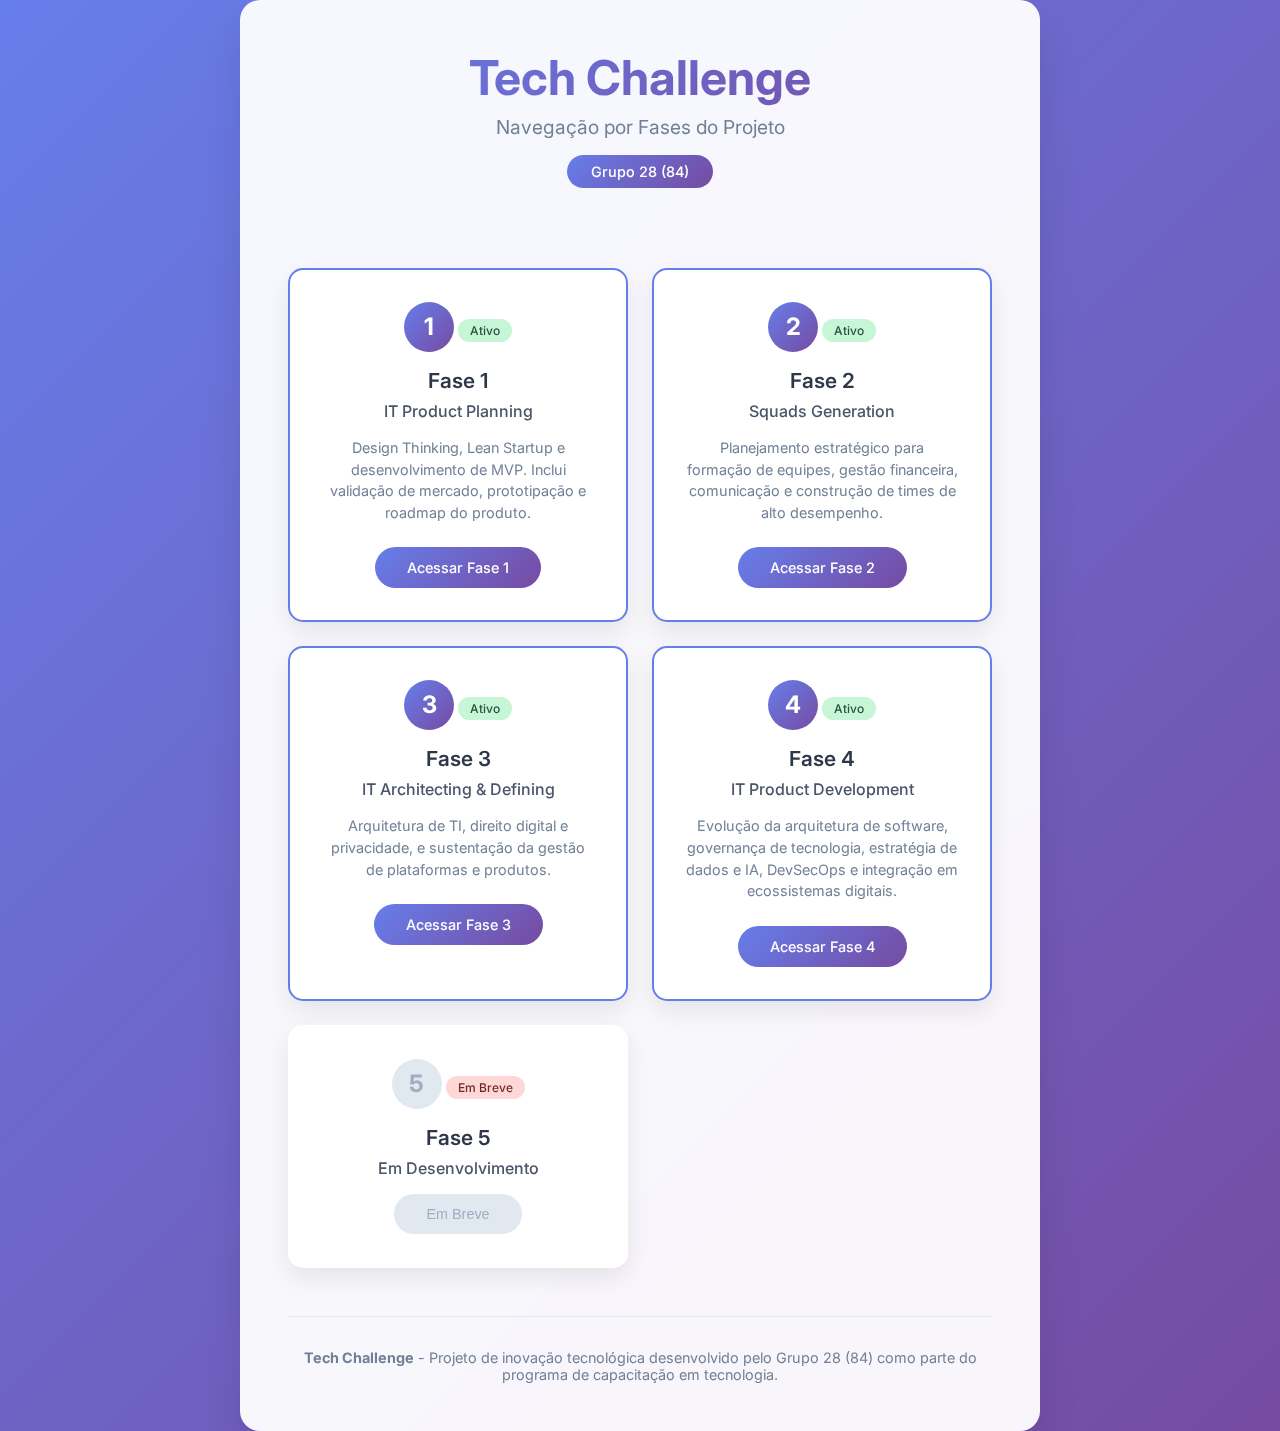
<file: index.html>
<!DOCTYPE html>
<html lang="pt-br">
<head>
    <meta charset="UTF-8">
    <meta name="viewport" content="width=device-width, initial-scale=1.0">
    <title>Tech Challenge - Navegação por Fases</title>
    <link rel="preconnect" href="https://fonts.googleapis.com">
    <link rel="preconnect" href="https://fonts.gstatic.com" crossorigin>
    <link href="https://fonts.googleapis.com/css2?family=Inter:wght@300;400;500;600;700&display=swap" rel="stylesheet">
    <style>
        * {
            margin: 0;
            padding: 0;
            box-sizing: border-box;
        }

        body {
            font-family: 'Inter', sans-serif;
            background: linear-gradient(135deg, #667eea 0%, #764ba2 100%);
            min-height: 100vh;
            display: flex;
            align-items: center;
            justify-content: center;
            color: #333;
        }

        .container {
            background: rgba(255, 255, 255, 0.95);
            backdrop-filter: blur(10px);
            border-radius: 20px;
            padding: 3rem;
            box-shadow: 0 20px 40px rgba(0, 0, 0, 0.1);
            max-width: 800px;
            width: 90%;
            text-align: center;
        }

        .header {
            margin-bottom: 3rem;
        }

        .title {
            font-size: 3rem;
            font-weight: 700;
            color: #2d3748;
            margin-bottom: 0.5rem;
            background: linear-gradient(135deg, #667eea, #764ba2);
            -webkit-background-clip: text;
            -webkit-text-fill-color: transparent;
            background-clip: text;
        }

        .subtitle {
            font-size: 1.2rem;
            color: #718096;
            font-weight: 400;
            margin-bottom: 1rem;
        }

        .group-info {
            display: inline-block;
            background: linear-gradient(135deg, #667eea, #764ba2);
            color: white;
            padding: 0.5rem 1.5rem;
            border-radius: 25px;
            font-weight: 500;
            font-size: 0.9rem;
            margin-bottom: 2rem;
        }

        .phases-grid {
            display: grid;
            grid-template-columns: repeat(auto-fit, minmax(300px, 1fr));
            gap: 1.5rem;
            margin-bottom: 2rem;
        }

        .phase-card {
            background: white;
            border-radius: 15px;
            padding: 2rem;
            box-shadow: 0 10px 25px rgba(0, 0, 0, 0.08);
            transition: all 0.3s ease;
            border: 2px solid transparent;
        }

        .phase-card:hover {
            transform: translateY(-5px);
            box-shadow: 0 15px 35px rgba(0, 0, 0, 0.15);
        }

        .phase-card.active {
            border-color: #667eea;
        }

        .phase-card.disabled {
            opacity: 0.5;
            cursor: not-allowed;
        }

        .phase-card.disabled:hover {
            transform: none;
            box-shadow: 0 10px 25px rgba(0, 0, 0, 0.08);
        }

        .phase-number {
            display: inline-block;
            width: 50px;
            height: 50px;
            border-radius: 50%;
            background: linear-gradient(135deg, #667eea, #764ba2);
            color: white;
            font-size: 1.5rem;
            font-weight: 700;
            line-height: 50px;
            margin-bottom: 1rem;
        }

        .phase-card.disabled .phase-number {
            background: #e2e8f0;
            color: #a0aec0;
        }

        .phase-title {
            font-size: 1.3rem;
            font-weight: 600;
            color: #2d3748;
            margin-bottom: 0.5rem;
        }

        .phase-subtitle {
            font-size: 1rem;
            color: #4a5568;
            margin-bottom: 1rem;
            font-weight: 500;
        }

        .phase-description {
            font-size: 0.9rem;
            color: #718096;
            line-height: 1.5;
            margin-bottom: 1.5rem;
        }

        .phase-button {
            display: inline-block;
            background: linear-gradient(135deg, #667eea, #764ba2);
            color: white;
            text-decoration: none;
            padding: 0.75rem 2rem;
            border-radius: 25px;
            font-weight: 500;
            transition: all 0.3s ease;
            border: none;
            cursor: pointer;
            font-size: 0.9rem;
        }

        .phase-button:hover {
            background: linear-gradient(135deg, #5a67d8, #6b46c1);
            transform: translateY(-2px);
            box-shadow: 0 5px 15px rgba(102, 126, 234, 0.4);
        }

        .phase-button.disabled {
            background: #e2e8f0;
            color: #a0aec0;
            cursor: not-allowed;
            pointer-events: none;
        }

        .phase-button.disabled:hover {
            transform: none;
            box-shadow: none;
        }

        .status-badge {
            display: inline-block;
            padding: 0.25rem 0.75rem;
            border-radius: 12px;
            font-size: 0.75rem;
            font-weight: 500;
            margin-bottom: 1rem;
        }

        .status-active {
            background: #c6f6d5;
            color: #22543d;
        }

        .status-disabled {
            background: #fed7d7;
            color: #742a2a;
        }

        .footer {
            margin-top: 3rem;
            padding-top: 2rem;
            border-top: 1px solid #e2e8f0;
            color: #718096;
            font-size: 0.9rem;
        }

        .footer-links {
            margin-top: 1rem;
        }

        .footer-links a {
            color: #667eea;
            text-decoration: none;
            margin: 0 1rem;
            font-weight: 500;
        }

        .footer-links a:hover {
            text-decoration: underline;
        }

        @media (max-width: 768px) {
            .container {
                padding: 2rem;
                margin: 1rem;
            }

            .title {
                font-size: 2.5rem;
            }

            .phases-grid {
                grid-template-columns: 1fr;
                gap: 1rem;
            }

            .phase-card {
                padding: 1.5rem;
            }
        }

        @media (max-width: 480px) {
            .title {
                font-size: 2rem;
            }

            .subtitle {
                font-size: 1rem;
            }

            .phase-card {
                padding: 1rem;
            }
        }
    </style>
</head>
<body>
    <div class="container">
        <div class="header">
            <h1 class="title">Tech Challenge</h1>
            <p class="subtitle">Navegação por Fases do Projeto</p>
            <div class="group-info">Grupo 28 (84)</div>
        </div>

        <div class="phases-grid">
            <!-- Fase 1 - IT Product Planning -->
            <div class="phase-card active">
                <div class="phase-number">1</div>
                <div class="status-badge status-active">Ativo</div>
                <h3 class="phase-title">Fase 1</h3>
                <h4 class="phase-subtitle">IT Product Planning</h4>
                <p class="phase-description">
                    Design Thinking, Lean Startup e desenvolvimento de MVP. 
                    Inclui validação de mercado, prototipação e roadmap do produto.
                </p>
                <a href="fase1/index.html" class="phase-button">Acessar Fase 1</a>
            </div>

            <!-- Fase 2 - Squads Generation -->
            <div class="phase-card active">
                <div class="phase-number">2</div>
                <div class="status-badge status-active">Ativo</div>
                <h3 class="phase-title">Fase 2</h3>
                <h4 class="phase-subtitle">Squads Generation</h4>
                <p class="phase-description">
                    Planejamento estratégico para formação de equipes, gestão financeira, 
                    comunicação e construção de times de alto desempenho.
                </p>
                <a href="fase2/index.html" class="phase-button">Acessar Fase 2</a>
            </div>

            <!-- Fase 3 - IT Architecting & Defining -->
            <div class="phase-card active">
                <div class="phase-number">3</div>
                <div class="status-badge status-active">Ativo</div>
                <h3 class="phase-title">Fase 3</h3>
                <h4 class="phase-subtitle">IT Architecting & Defining</h4>
                <p class="phase-description">
                    Arquitetura de TI, direito digital e privacidade, e sustentação da gestão de plataformas e produtos.
                </p>
                <a href="fase3/index.html" class="phase-button">Acessar Fase 3</a>
            </div>

            <!-- Fase 4 - IT Product Development -->
            <div class="phase-card active">
                <div class="phase-number">4</div>
                <div class="status-badge status-active">Ativo</div>
                <h3 class="phase-title">Fase 4</h3>
                <h4 class="phase-subtitle">IT Product Development</h4>
                <p class="phase-description">
                    Evolução da arquitetura de software, governança de tecnologia, estratégia de dados e IA, DevSecOps e integração em ecossistemas digitais.
                </p>
                <a href="fase4/index.html" class="phase-button">Acessar Fase 4</a>
            </div>

            <!-- Fase 5 - Em Desenvolvimento -->
            <div class="phase-card disabled">
                <div class="phase-number">5</div>
                <div class="status-badge status-disabled">Em Breve</div>
                <h3 class="phase-title">Fase 5</h3>
                <h4 class="phase-subtitle">Em Desenvolvimento</h4>
                
                <button class="phase-button disabled">Em Breve</button>
            </div>
        </div>

        <div class="footer">
            <p>
                <strong>Tech Challenge</strong> - Projeto de inovação tecnológica desenvolvido 
                pelo Grupo 28 (84) como parte do programa de capacitação em tecnologia.
            </p>
            <!--  <div class="footer-links">
                <a href="https://github.com/diegocostagloria/tech_challenge" target="_blank">
                    📁 Repositório GitHub
                </a>
                <a href="mailto:contato@techchallenge.com">
                    ✉️ Contato
                </a>
            </div> -->
        </div>
    </div>

    <script>
        // Adicionar animações suaves ao carregar a página
        document.addEventListener('DOMContentLoaded', function() {
            const cards = document.querySelectorAll('.phase-card');
            
            cards.forEach((card, index) => {
                setTimeout(() => {
                    card.style.opacity = '0';
                    card.style.transform = 'translateY(20px)';
                    card.style.transition = 'all 0.6s ease';
                    
                    setTimeout(() => {
                        card.style.opacity = '1';
                        card.style.transform = 'translateY(0)';
                    }, 100);
                }, index * 150);
            });
        });

        // Adicionar efeito de hover nos cards ativos
        document.querySelectorAll('.phase-card.active').forEach(card => {
            card.addEventListener('mouseenter', function() {
                this.style.borderColor = '#667eea';
            });
            
            card.addEventListener('mouseleave', function() {
                this.style.borderColor = 'transparent';
            });
        });
    </script>
</body>
</html>
</file>
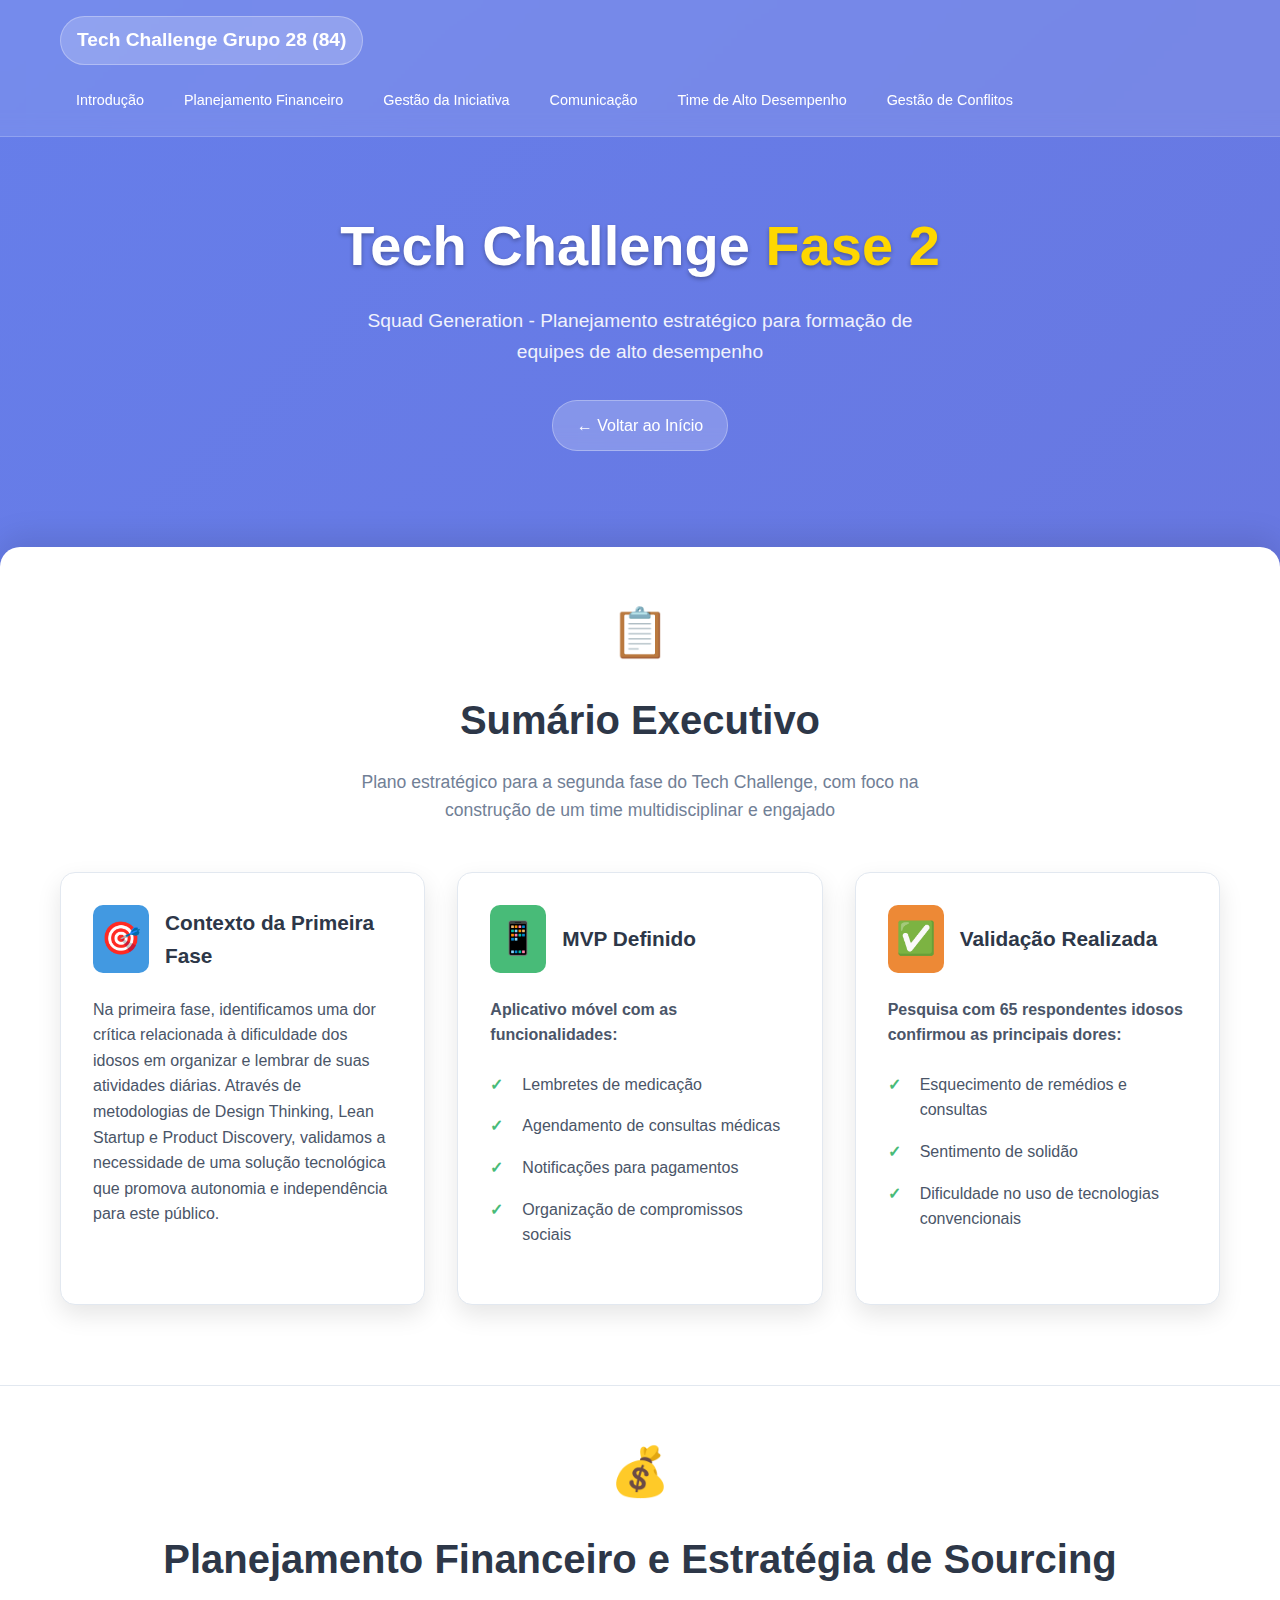
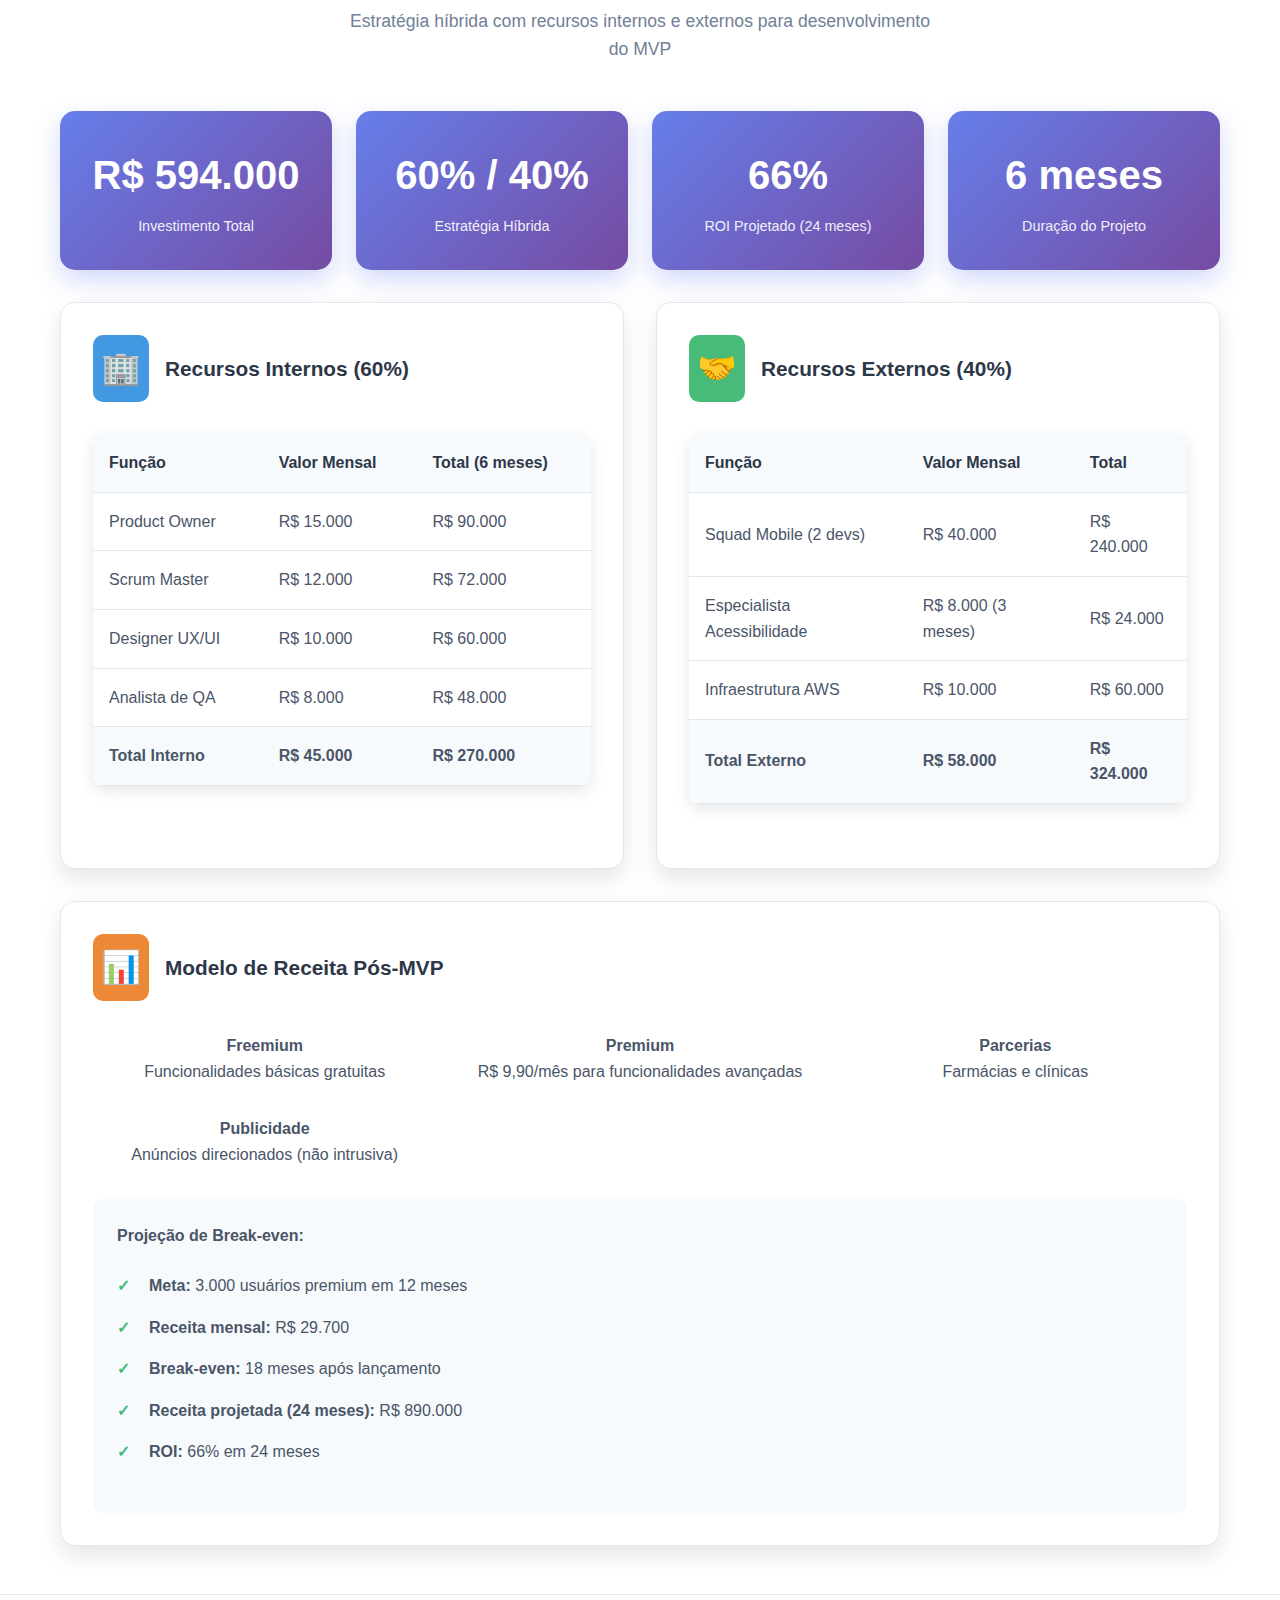
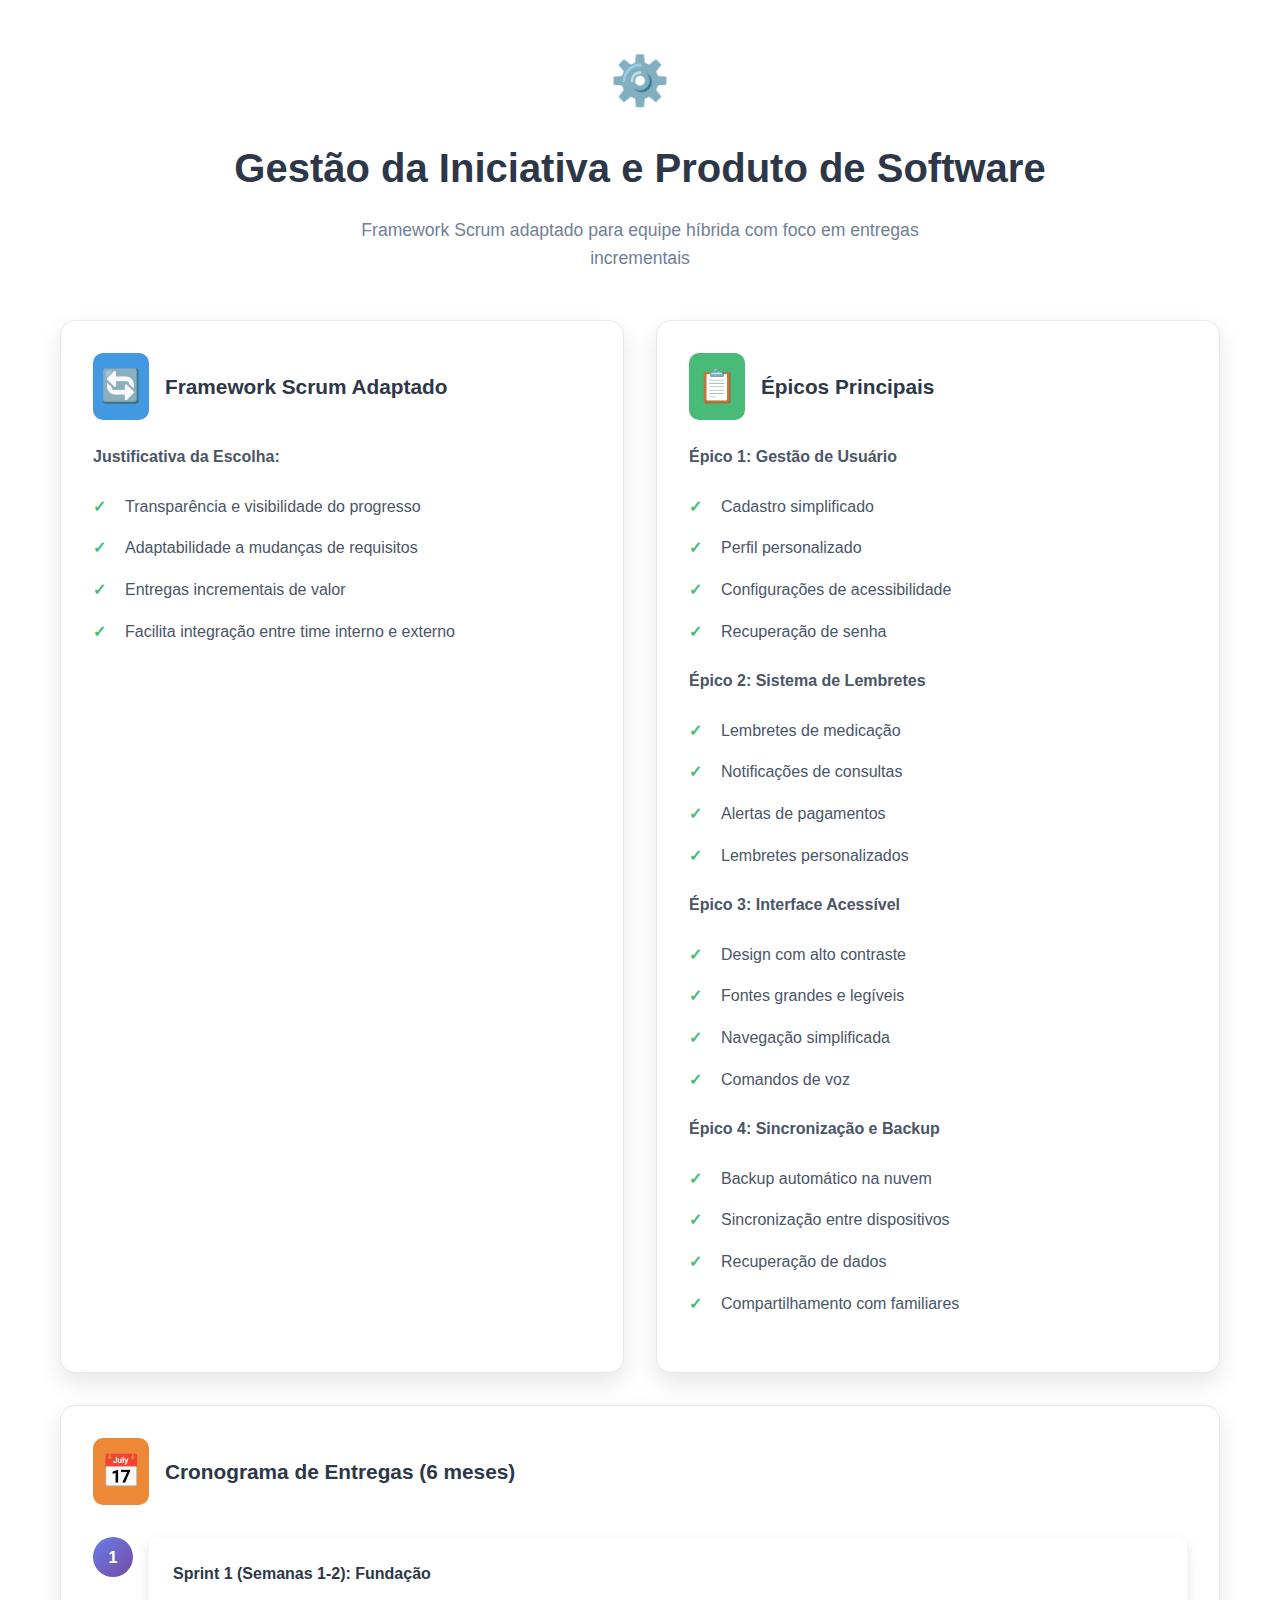
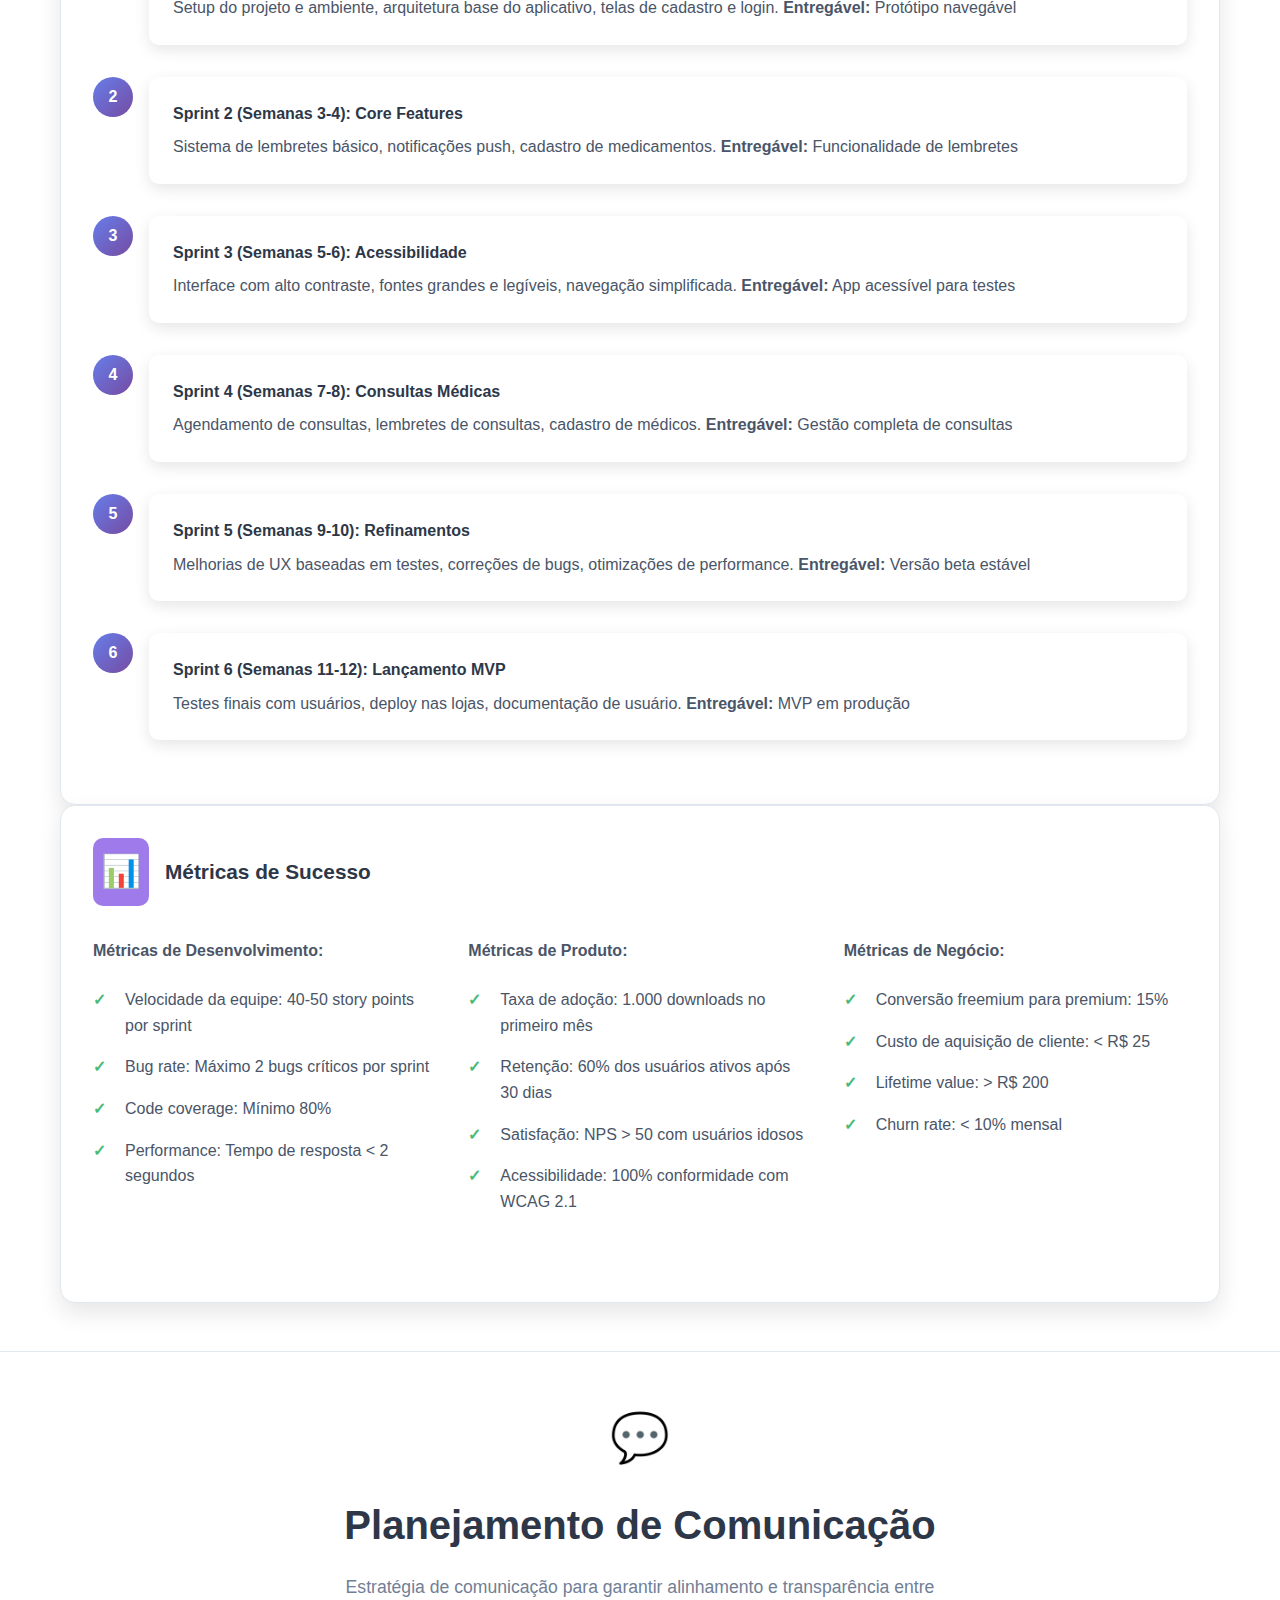
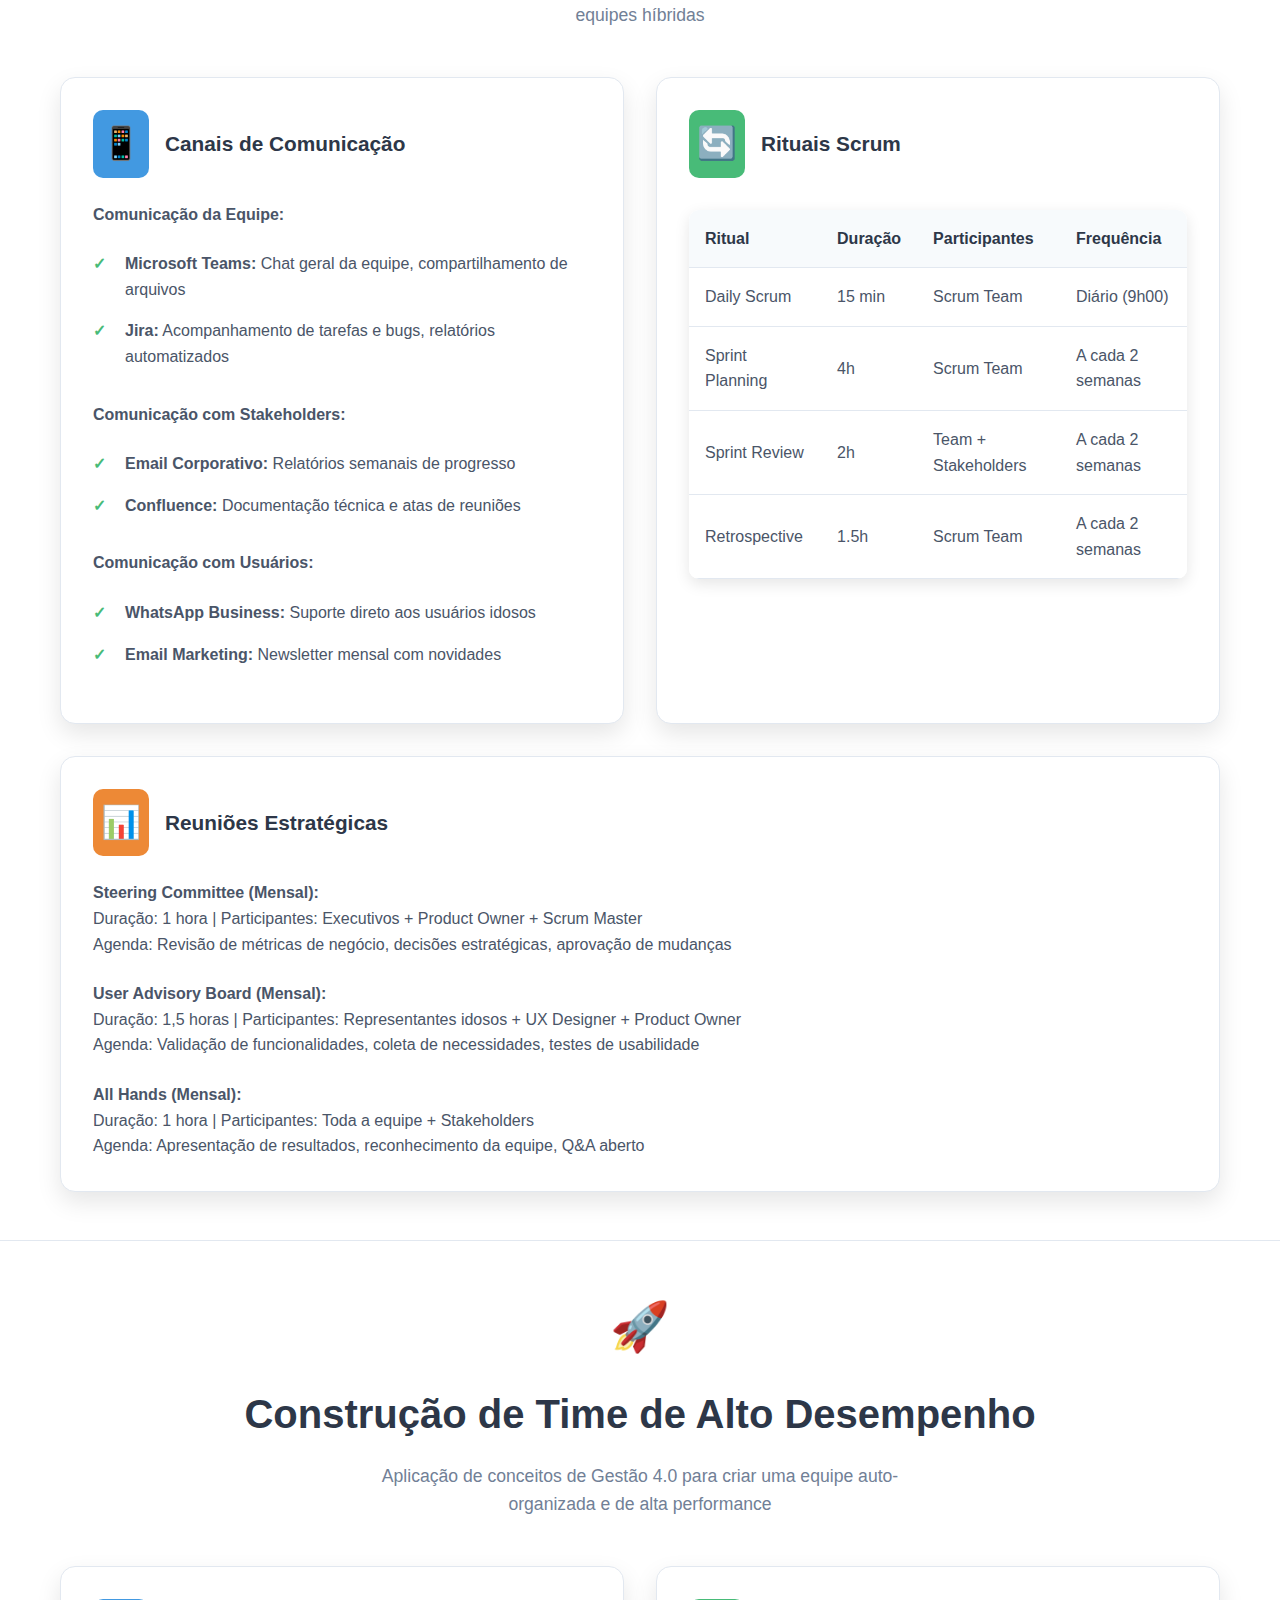
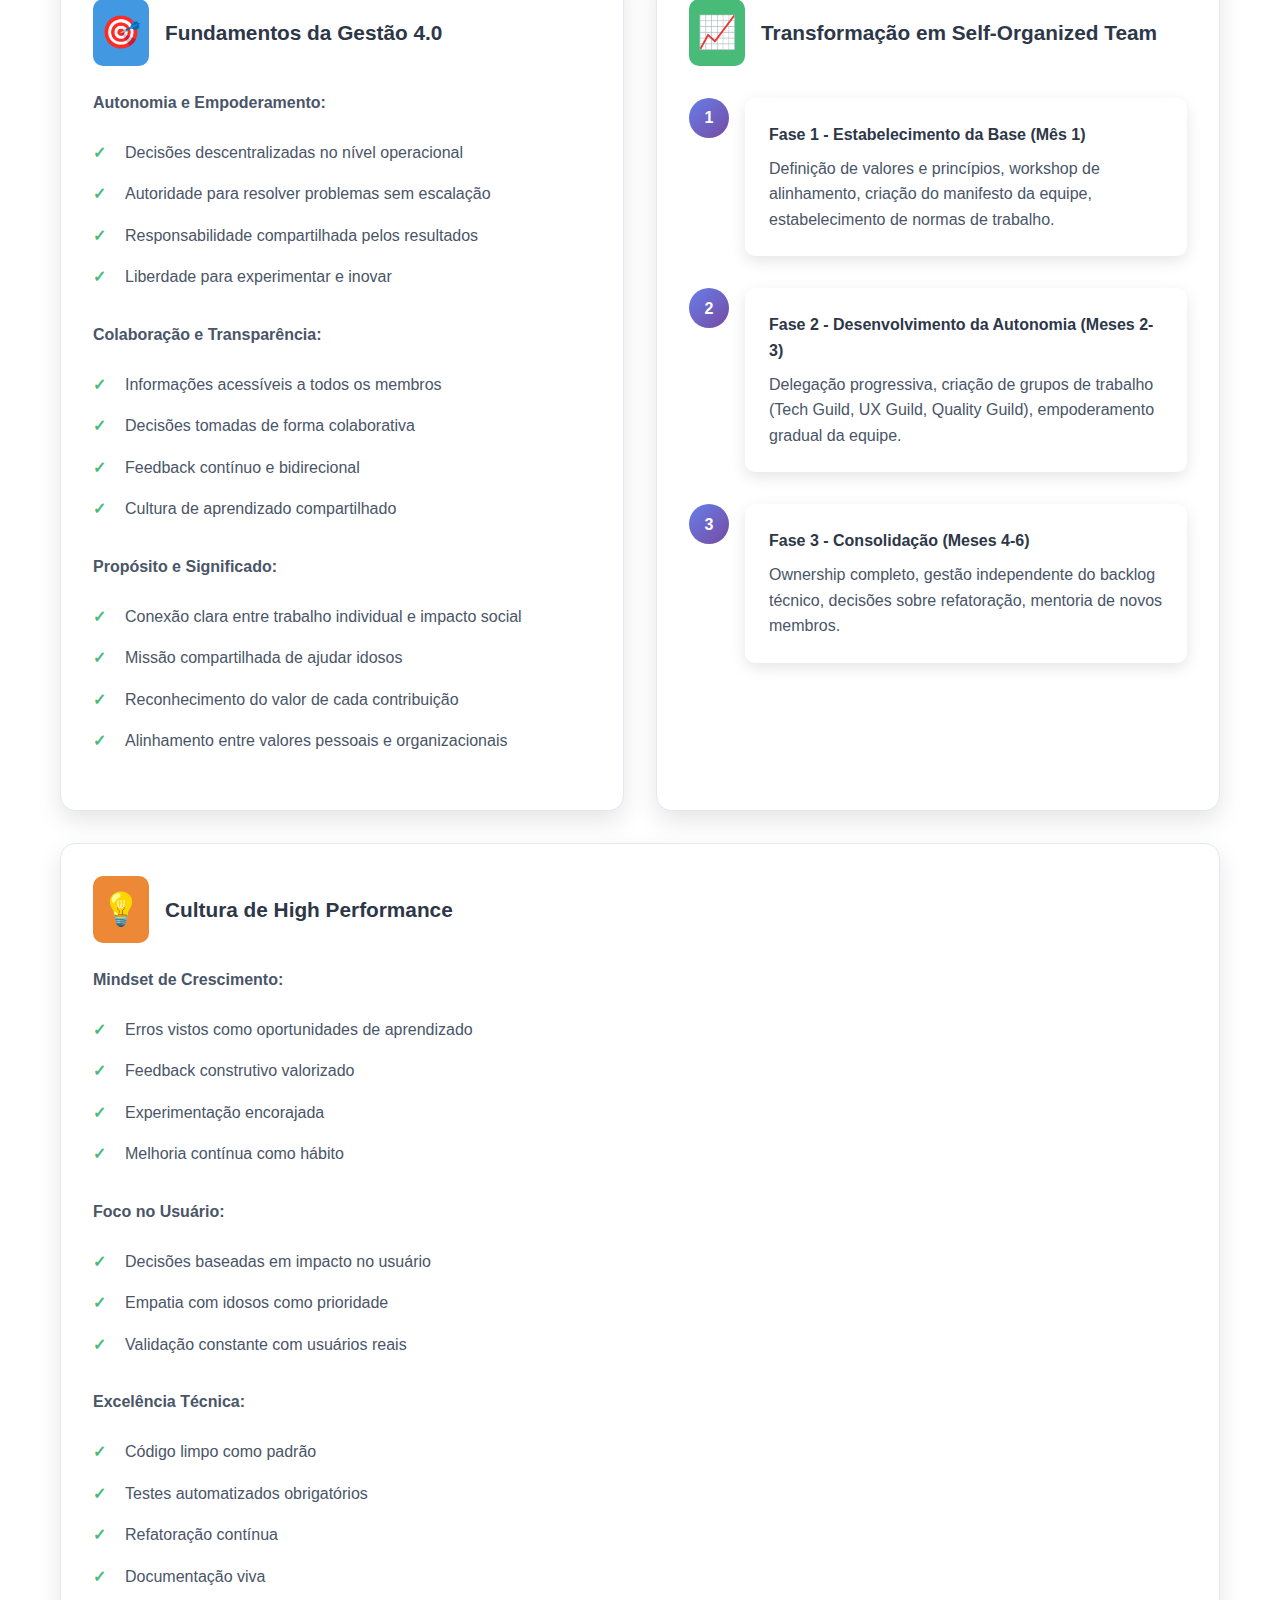
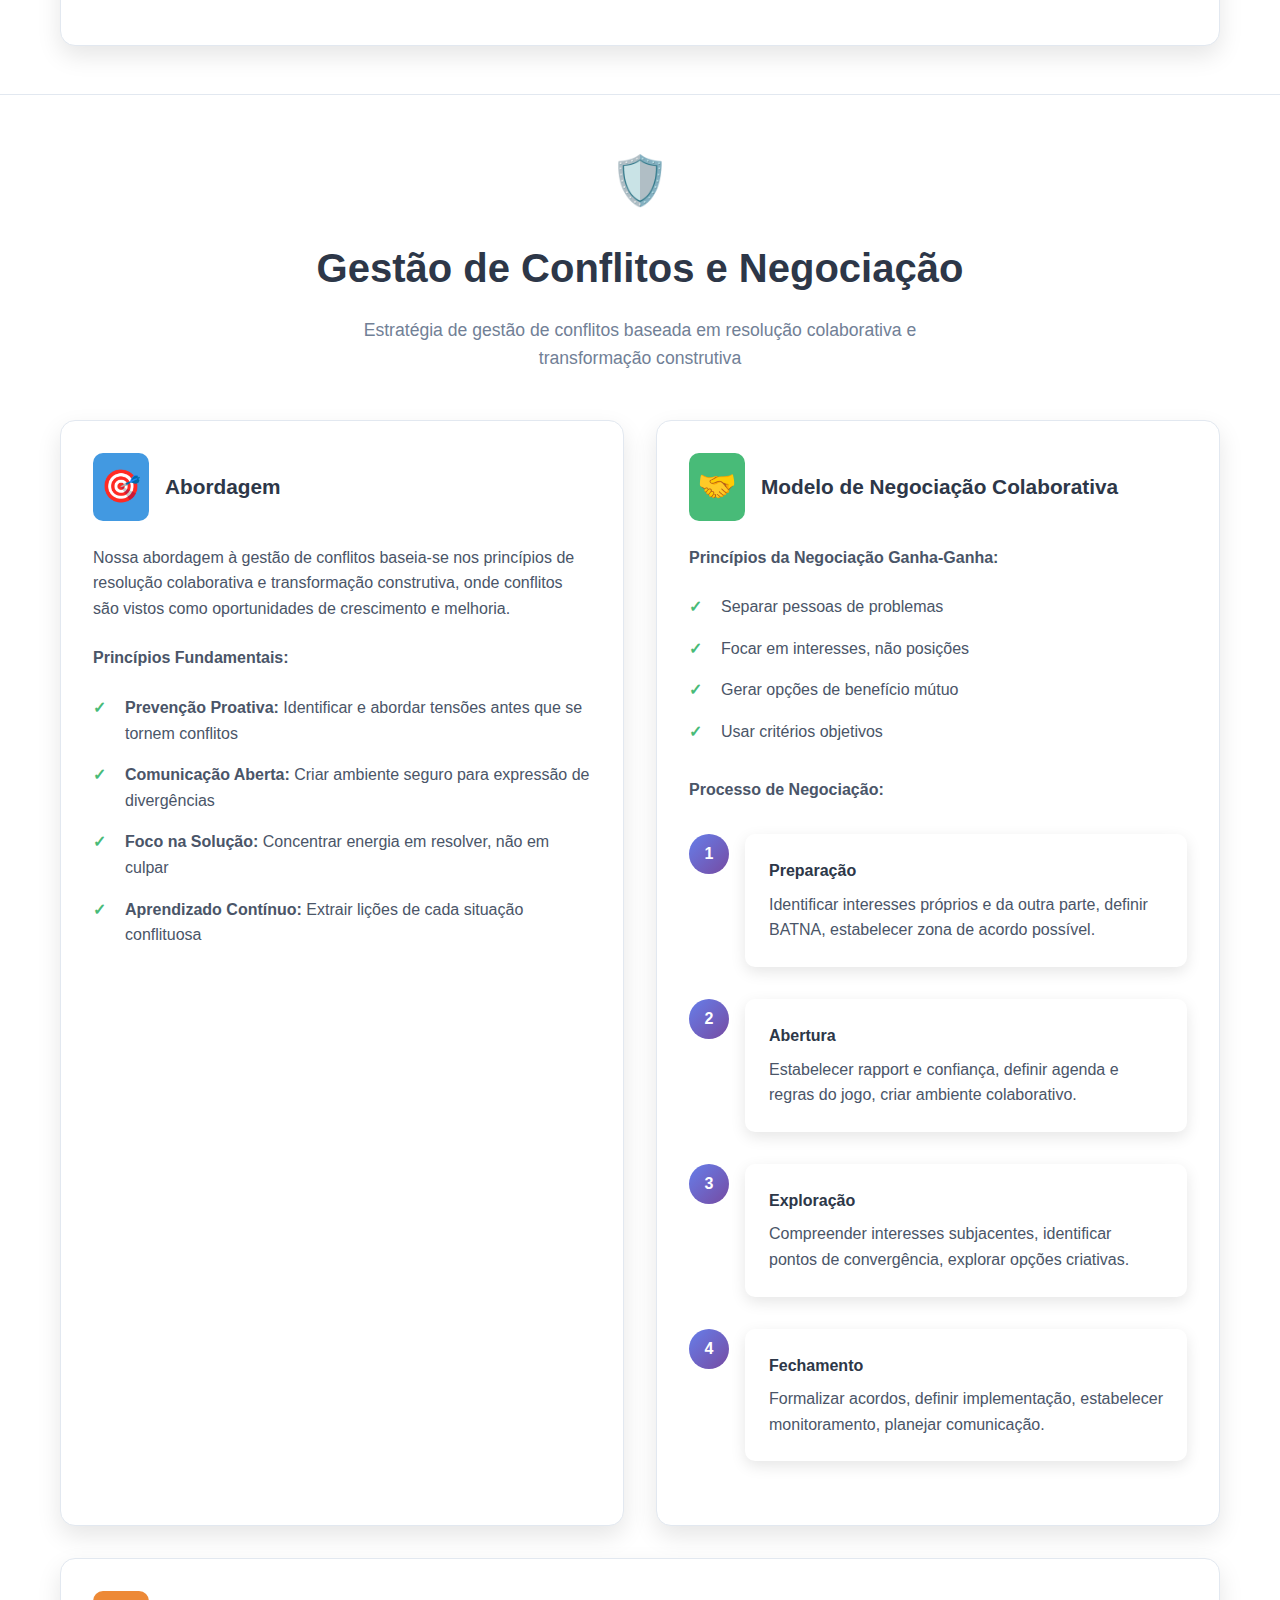
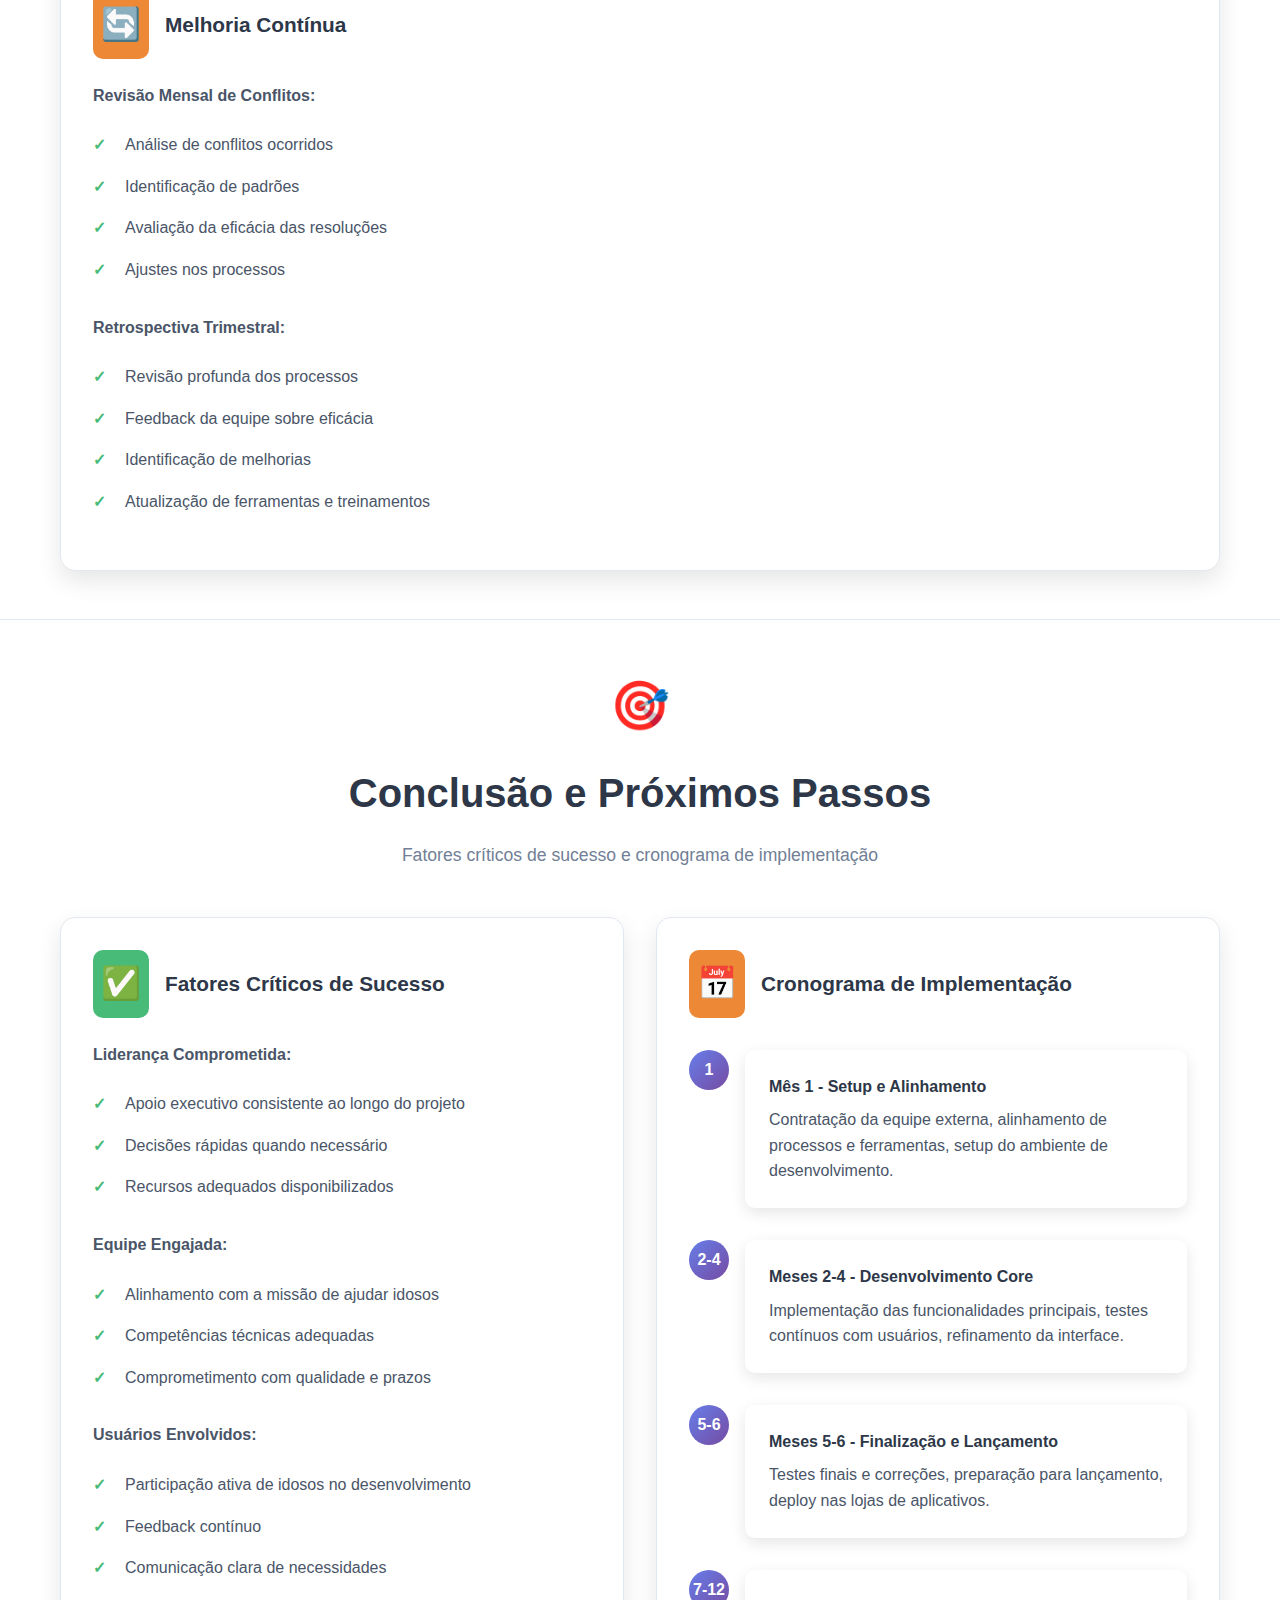
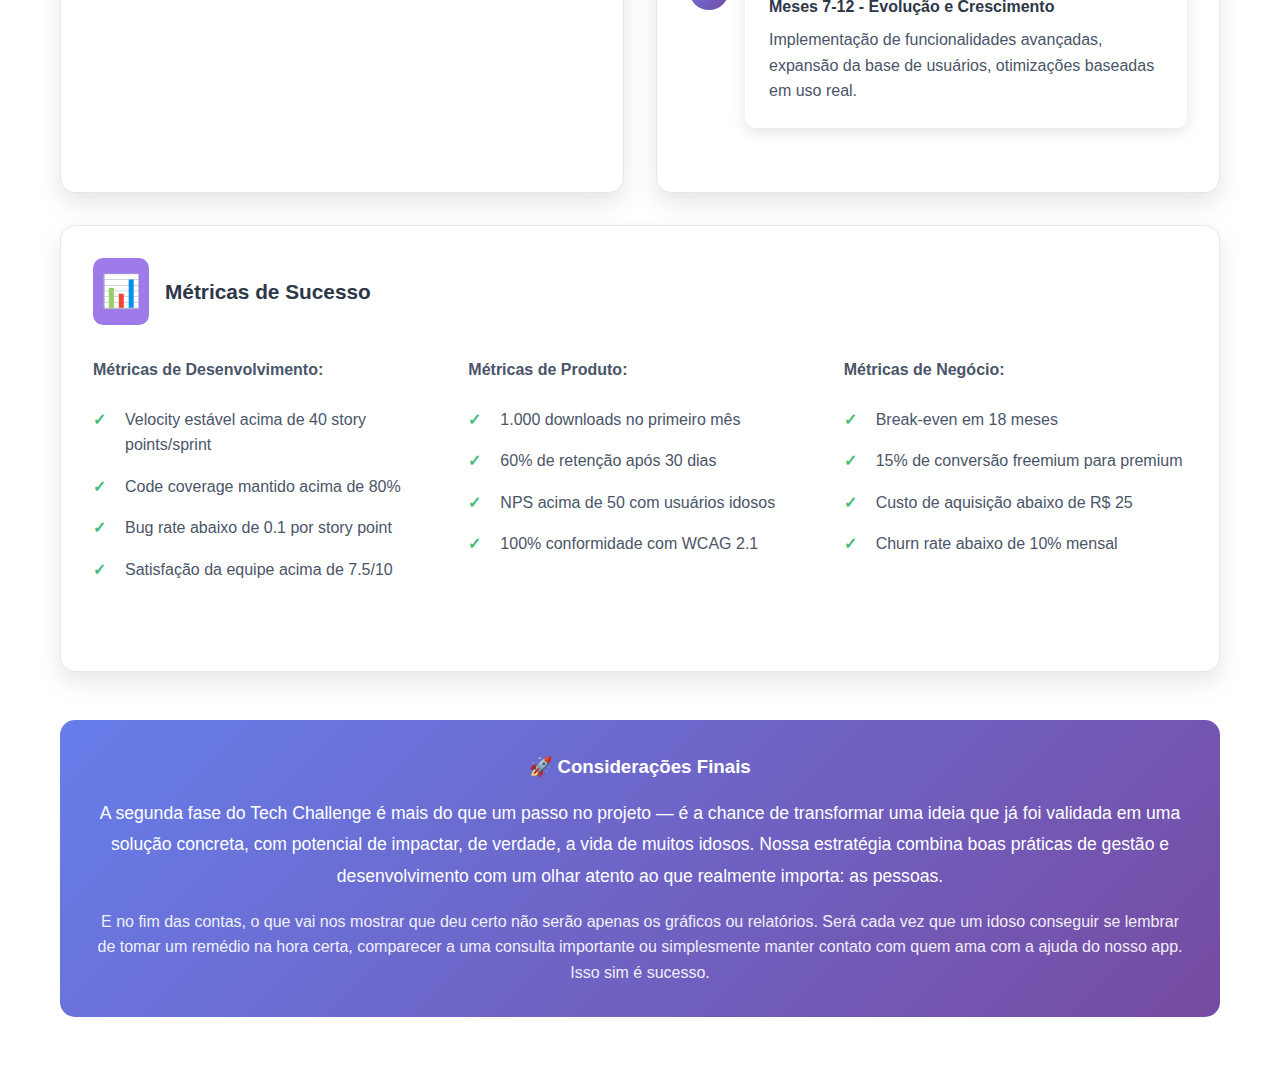
<file: fase2/index.html>
<!DOCTYPE html>
<html lang="pt-BR">
<head>
    <meta charset="UTF-8">
    <meta name="viewport" content="width=device-width, initial-scale=1.0">
    <title>Tech Challenge Fase 2 - Squad Generation</title>
    <style>
        * {
            margin: 0;
            padding: 0;
            box-sizing: border-box;
        }

        body {
            font-family: 'Inter', -apple-system, BlinkMacSystemFont, 'Segoe UI', Roboto, sans-serif;
            line-height: 1.6;
            color: #2d3748;
            background: linear-gradient(135deg, #667eea 0%, #764ba2 100%);
            min-height: 100vh;
        }

        .container {
            max-width: 1200px;
            margin: 0 auto;
            padding: 0 20px;
        }

        /* Header */
        .header {
            background: rgba(255, 255, 255, 0.1);
            backdrop-filter: blur(10px);
            padding: 1rem 0;
            position: sticky;
            top: 0;
            z-index: 1000;
            border-bottom: 1px solid rgba(255, 255, 255, 0.2);
        }

        .nav {
            display: flex;
            justify-content: space-between;
            align-items: center;
            flex-wrap: wrap;
            gap: 1rem;
        }

        .logo {
            color: white;
            font-size: 1.2rem;
            font-weight: 600;
            text-decoration: none;
            padding: 0.5rem 1rem;
            background: rgba(255, 255, 255, 0.2);
            border-radius: 25px;
            border: 1px solid rgba(255, 255, 255, 0.3);
        }

        .nav-links {
            display: flex;
            gap: 0.5rem;
            flex-wrap: wrap;
        }

        .nav-links a {
            color: white;
            text-decoration: none;
            padding: 0.5rem 1rem;
            border-radius: 20px;
            transition: all 0.3s ease;
            font-size: 0.9rem;
            font-weight: 500;
        }

        .nav-links a:hover {
            background: rgba(255, 255, 255, 0.2);
            transform: translateY(-2px);
        }

        /* Hero Section */
        .hero {
            text-align: center;
            padding: 4rem 0;
            color: white;
        }

        .hero h1 {
            font-size: 3.5rem;
            font-weight: 700;
            margin-bottom: 1rem;
            text-shadow: 0 2px 4px rgba(0, 0, 0, 0.3);
        }

        .hero .highlight {
            color: #ffd700;
        }

        .hero p {
            font-size: 1.2rem;
            margin-bottom: 2rem;
            opacity: 0.9;
            max-width: 600px;
            margin-left: auto;
            margin-right: auto;
        }

        .back-button {
            display: inline-block;
            background: rgba(255, 255, 255, 0.2);
            color: white;
            text-decoration: none;
            padding: 12px 24px;
            border-radius: 25px;
            font-weight: 500;
            transition: all 0.3s ease;
            border: 1px solid rgba(255, 255, 255, 0.3);
            backdrop-filter: blur(10px);
        }

        .back-button:hover {
            background: rgba(255, 255, 255, 0.3);
            transform: translateY(-2px);
            box-shadow: 0 5px 15px rgba(0, 0, 0, 0.2);
        }

        /* Main Content */
        .main-content {
            background: white;
            margin-top: 2rem;
            border-radius: 20px 20px 0 0;
            box-shadow: 0 -10px 30px rgba(0, 0, 0, 0.1);
            min-height: 100vh;
        }

        .content-section {
            padding: 3rem 0;
            border-bottom: 1px solid #e2e8f0;
        }

        .content-section:last-child {
            border-bottom: none;
        }

        .section-header {
            text-align: center;
            margin-bottom: 3rem;
        }

        .section-icon {
            font-size: 3rem;
            margin-bottom: 1rem;
        }

        .section-title {
            font-size: 2.5rem;
            font-weight: 700;
            color: #2d3748;
            margin-bottom: 1rem;
        }

        .section-subtitle {
            font-size: 1.1rem;
            color: #718096;
            max-width: 600px;
            margin: 0 auto;
        }

        /* Cards */
        .cards-grid {
            display: grid;
            grid-template-columns: repeat(auto-fit, minmax(300px, 1fr));
            gap: 2rem;
            margin: 2rem 0;
        }

        .card {
            background: white;
            border-radius: 15px;
            padding: 2rem;
            box-shadow: 0 10px 25px rgba(0, 0, 0, 0.1);
            border: 1px solid #e2e8f0;
            transition: all 0.3s ease;
        }

        .card:hover {
            transform: translateY(-5px);
            box-shadow: 0 20px 40px rgba(0, 0, 0, 0.15);
        }

        .card-header {
            display: flex;
            align-items: center;
            margin-bottom: 1.5rem;
        }

        .card-icon {
            font-size: 2rem;
            margin-right: 1rem;
            padding: 0.5rem;
            border-radius: 10px;
            color: white;
        }

        .card-title {
            font-size: 1.3rem;
            font-weight: 600;
            color: #2d3748;
        }

        .card-content {
            color: #4a5568;
            line-height: 1.6;
        }

        /* Metrics */
        .metrics-grid {
            display: grid;
            grid-template-columns: repeat(auto-fit, minmax(200px, 1fr));
            gap: 1.5rem;
            margin: 2rem 0;
        }

        .metric-card {
            background: linear-gradient(135deg, #667eea, #764ba2);
            color: white;
            padding: 2rem;
            border-radius: 15px;
            text-align: center;
            box-shadow: 0 10px 25px rgba(102, 126, 234, 0.3);
        }

        .metric-value {
            font-size: 2.5rem;
            font-weight: 700;
            margin-bottom: 0.5rem;
        }

        .metric-label {
            font-size: 0.9rem;
            opacity: 0.9;
        }

        /* Tables */
        .table-container {
            overflow-x: auto;
            margin: 2rem 0;
            border-radius: 10px;
            box-shadow: 0 5px 15px rgba(0, 0, 0, 0.1);
        }

        table {
            width: 100%;
            border-collapse: collapse;
            background: white;
        }

        th, td {
            padding: 1rem;
            text-align: left;
            border-bottom: 1px solid #e2e8f0;
        }

        th {
            background: #f7fafc;
            font-weight: 600;
            color: #2d3748;
        }

        tr:hover {
            background: #f7fafc;
        }

        /* Lists */
        .feature-list {
            list-style: none;
            margin: 1rem 0;
        }

        .feature-list li {
            padding: 0.5rem 0;
            padding-left: 2rem;
            position: relative;
        }

        .feature-list li:before {
            content: "✓";
            position: absolute;
            left: 0;
            color: #48bb78;
            font-weight: bold;
        }

        /* Timeline */
        .timeline {
            position: relative;
            margin: 2rem 0;
        }

        .timeline-item {
            display: flex;
            margin-bottom: 2rem;
            align-items: flex-start;
        }

        .timeline-marker {
            width: 40px;
            height: 40px;
            background: linear-gradient(135deg, #667eea, #764ba2);
            border-radius: 50%;
            display: flex;
            align-items: center;
            justify-content: center;
            color: white;
            font-weight: bold;
            margin-right: 1rem;
            flex-shrink: 0;
        }

        .timeline-content {
            background: white;
            padding: 1.5rem;
            border-radius: 10px;
            box-shadow: 0 5px 15px rgba(0, 0, 0, 0.1);
            flex: 1;
        }

        .timeline-title {
            font-weight: 600;
            color: #2d3748;
            margin-bottom: 0.5rem;
        }

        /* Responsive */
        @media (max-width: 768px) {
            .hero h1 {
                font-size: 2.5rem;
            }

            .nav {
                flex-direction: column;
                text-align: center;
            }

            .nav-links {
                justify-content: center;
            }

            .cards-grid {
                grid-template-columns: 1fr;
            }

            .metrics-grid {
                grid-template-columns: repeat(2, 1fr);
            }

            .container {
                padding: 0 15px;
            }
        }

        @media (max-width: 480px) {
            .metrics-grid {
                grid-template-columns: 1fr;
            }

            .hero {
                padding: 2rem 0;
            }

            .content-section {
                padding: 2rem 0;
            }
        }
    </style>
</head>
<body>
    <!-- Header -->
    <header class="header">
        <div class="container">
            <nav class="nav">
                <a href="#" class="logo">Tech Challenge Grupo 28 (84)</a>
                <div class="nav-links">
                    <a href="#introducao">Introdução</a>
                    <a href="#planejamento-financeiro">Planejamento Financeiro</a>
                    <a href="#gestao-iniciativa">Gestão da Iniciativa</a>
                    <a href="#comunicacao">Comunicação</a>
                    <a href="#time-alto-desempenho">Time de Alto Desempenho</a>
                    <a href="#gestao-conflitos">Gestão de Conflitos</a>
                </div>
            </nav>
        </div>
    </header>

    <!-- Hero Section -->
    <section class="hero">
        <div class="container">
            <h1>Tech Challenge <span class="highlight">Fase 2</span></h1>
            <p>Squad Generation - Planejamento estratégico para formação de equipes de alto desempenho</p>
            <a href="../index.html" class="back-button">← Voltar ao Início</a>
        </div>
    </section>

    <!-- Main Content -->
    <div class="main-content">
        <!-- Introdução -->
        <section id="introducao" class="content-section">
            <div class="container">
                <div class="section-header">
                    <div class="section-icon">📋</div>
                    <h2 class="section-title">Sumário Executivo</h2>
                    <p class="section-subtitle">Plano estratégico para a segunda fase do Tech Challenge, com foco na construção de um time multidisciplinar e engajado</p>
                </div>

                <div class="cards-grid">
                    <div class="card">
                        <div class="card-header">
                            <div class="card-icon" style="background: #4299e1;">🎯</div>
                            <h3 class="card-title">Contexto da Primeira Fase</h3>
                        </div>
                        <div class="card-content">
                            <p>Na primeira fase, identificamos uma dor crítica relacionada à dificuldade dos idosos em organizar e lembrar de suas atividades diárias. Através de metodologias de Design Thinking, Lean Startup e Product Discovery, validamos a necessidade de uma solução tecnológica que promova autonomia e independência para este público.</p>
                        </div>
                    </div>

                    <div class="card">
                        <div class="card-header">
                            <div class="card-icon" style="background: #48bb78;">📱</div>
                            <h3 class="card-title">MVP Definido</h3>
                        </div>
                        <div class="card-content">
                            <p><strong>Aplicativo móvel com as funcionalidades:</strong></p>
                            <ul class="feature-list">
                                <li>Lembretes de medicação</li>
                                <li>Agendamento de consultas médicas</li>
                                <li>Notificações para pagamentos</li>
                                <li>Organização de compromissos sociais</li>
                            </ul>
                        </div>
                    </div>

                    <div class="card">
                        <div class="card-header">
                            <div class="card-icon" style="background: #ed8936;">✅</div>
                            <h3 class="card-title">Validação Realizada</h3>
                        </div>
                        <div class="card-content">
                            <p><strong>Pesquisa com 65 respondentes idosos confirmou as principais dores:</strong></p>
                            <ul class="feature-list">
                                <li>Esquecimento de remédios e consultas</li>
                                <li>Sentimento de solidão</li>
                                <li>Dificuldade no uso de tecnologias convencionais</li>
                            </ul>
                        </div>
                    </div>
                </div>
            </div>
        </section>

        <!-- Planejamento Financeiro -->
        <section id="planejamento-financeiro" class="content-section">
            <div class="container">
                <div class="section-header">
                    <div class="section-icon">💰</div>
                    <h2 class="section-title">Planejamento Financeiro e Estratégia de Sourcing</h2>
                    <p class="section-subtitle">Estratégia híbrida com recursos internos e externos para desenvolvimento do MVP</p>
                </div>

                <div class="metrics-grid">
                    <div class="metric-card">
                        <div class="metric-value">R$ 594.000</div>
                        <div class="metric-label">Investimento Total</div>
                    </div>
                    <div class="metric-card">
                        <div class="metric-value">60% / 40%</div>
                        <div class="metric-label">Estratégia Híbrida</div>
                    </div>
                    <div class="metric-card">
                        <div class="metric-value">66%</div>
                        <div class="metric-label">ROI Projetado (24 meses)</div>
                    </div>
                    <div class="metric-card">
                        <div class="metric-value">6 meses</div>
                        <div class="metric-label">Duração do Projeto</div>
                    </div>
                </div>

                <div class="cards-grid">
                    <div class="card">
                        <div class="card-header">
                            <div class="card-icon" style="background: #4299e1;">🏢</div>
                            <h3 class="card-title">Recursos Internos (60%)</h3>
                        </div>
                        <div class="card-content">
                            <div class="table-container">
                                <table>
                                    <thead>
                                        <tr>
                                            <th>Função</th>
                                            <th>Valor Mensal</th>
                                            <th>Total (6 meses)</th>
                                        </tr>
                                    </thead>
                                    <tbody>
                                        <tr>
                                            <td>Product Owner</td>
                                            <td>R$ 15.000</td>
                                            <td>R$ 90.000</td>
                                        </tr>
                                        <tr>
                                            <td>Scrum Master</td>
                                            <td>R$ 12.000</td>
                                            <td>R$ 72.000</td>
                                        </tr>
                                        <tr>
                                            <td>Designer UX/UI</td>
                                            <td>R$ 10.000</td>
                                            <td>R$ 60.000</td>
                                        </tr>
                                        <tr>
                                            <td>Analista de QA</td>
                                            <td>R$ 8.000</td>
                                            <td>R$ 48.000</td>
                                        </tr>
                                        <tr style="font-weight: bold; background: #f7fafc;">
                                            <td>Total Interno</td>
                                            <td>R$ 45.000</td>
                                            <td>R$ 270.000</td>
                                        </tr>
                                    </tbody>
                                </table>
                            </div>
                        </div>
                    </div>

                    <div class="card">
                        <div class="card-header">
                            <div class="card-icon" style="background: #48bb78;">🤝</div>
                            <h3 class="card-title">Recursos Externos (40%)</h3>
                        </div>
                        <div class="card-content">
                            <div class="table-container">
                                <table>
                                    <thead>
                                        <tr>
                                            <th>Função</th>
                                            <th>Valor Mensal</th>
                                            <th>Total</th>
                                        </tr>
                                    </thead>
                                    <tbody>
                                        <tr>
                                            <td>Squad Mobile (2 devs)</td>
                                            <td>R$ 40.000</td>
                                            <td>R$ 240.000</td>
                                        </tr>
                                        <tr>
                                            <td>Especialista Acessibilidade</td>
                                            <td>R$ 8.000 (3 meses)</td>
                                            <td>R$ 24.000</td>
                                        </tr>
                                        <tr>
                                            <td>Infraestrutura AWS</td>
                                            <td>R$ 10.000</td>
                                            <td>R$ 60.000</td>
                                        </tr>
                                        <tr style="font-weight: bold; background: #f7fafc;">
                                            <td>Total Externo</td>
                                            <td>R$ 58.000</td>
                                            <td>R$ 324.000</td>
                                        </tr>
                                    </tbody>
                                </table>
                            </div>
                        </div>
                    </div>
                </div>

                <div class="card">
                    <div class="card-header">
                        <div class="card-icon" style="background: #ed8936;">📊</div>
                        <h3 class="card-title">Modelo de Receita Pós-MVP</h3>
                    </div>
                    <div class="card-content">
                        <div class="cards-grid">
                            <div style="text-align: center;">
                                <h4><strong>Freemium</strong></h4>
                                <p>Funcionalidades básicas gratuitas</p>
                            </div>
                            <div style="text-align: center;">
                                <h4><strong>Premium</strong></h4>
                                <p>R$ 9,90/mês para funcionalidades avançadas</p>
                            </div>
                            <div style="text-align: center;">
                                <h4><strong>Parcerias</strong></h4>
                                <p>Farmácias e clínicas</p>
                            </div>
                            <div style="text-align: center;">
                                <h4><strong>Publicidade</strong></h4>
                                <p>Anúncios direcionados (não intrusiva)</p>
                            </div>
                        </div>
                        
                        <div style="margin-top: 2rem; padding: 1.5rem; background: #f7fafc; border-radius: 10px;">
                            <h4><strong>Projeção de Break-even:</strong></h4>
                            <ul class="feature-list">
                                <li><strong>Meta:</strong> 3.000 usuários premium em 12 meses</li>
                                <li><strong>Receita mensal:</strong> R$ 29.700</li>
                                <li><strong>Break-even:</strong> 18 meses após lançamento</li>
                                <li><strong>Receita projetada (24 meses):</strong> R$ 890.000</li>
                                <li><strong>ROI:</strong> 66% em 24 meses</li>
                            </ul>
                        </div>
                    </div>
                </div>
            </div>
        </section>

        <!-- Gestão da Iniciativa -->
        <section id="gestao-iniciativa" class="content-section">
            <div class="container">
                <div class="section-header">
                    <div class="section-icon">⚙️</div>
                    <h2 class="section-title">Gestão da Iniciativa e Produto de Software</h2>
                    <p class="section-subtitle">Framework Scrum adaptado para equipe híbrida com foco em entregas incrementais</p>
                </div>

                <div class="cards-grid">
                    <div class="card">
                        <div class="card-header">
                            <div class="card-icon" style="background: #4299e1;">🔄</div>
                            <h3 class="card-title">Framework Scrum Adaptado</h3>
                        </div>
                        <div class="card-content">
                            <p><strong>Justificativa da Escolha:</strong></p>
                            <ul class="feature-list">
                                <li>Transparência e visibilidade do progresso</li>
                                <li>Adaptabilidade a mudanças de requisitos</li>
                                <li>Entregas incrementais de valor</li>
                                <li>Facilita integração entre time interno e externo</li>
                            </ul>
                        </div>
                    </div>

                    <div class="card">
                        <div class="card-header">
                            <div class="card-icon" style="background: #48bb78;">📋</div>
                            <h3 class="card-title">Épicos Principais</h3>
                        </div>
                        <div class="card-content">
                            <div style="margin-bottom: 1rem;">
                                <h4><strong>Épico 1: Gestão de Usuário</strong></h4>
                                <ul class="feature-list">
                                    <li>Cadastro simplificado</li>
                                    <li>Perfil personalizado</li>
                                    <li>Configurações de acessibilidade</li>
                                    <li>Recuperação de senha</li>
                                </ul>
                            </div>
                            <div style="margin-bottom: 1rem;">
                                <h4><strong>Épico 2: Sistema de Lembretes</strong></h4>
                                <ul class="feature-list">
                                    <li>Lembretes de medicação</li>
                                    <li>Notificações de consultas</li>
                                    <li>Alertas de pagamentos</li>
                                    <li>Lembretes personalizados</li>
                                </ul>
                            </div>
                            <div style="margin-bottom: 1rem;">
                                <h4><strong>Épico 3: Interface Acessível</strong></h4>
                                <ul class="feature-list">
                                    <li>Design com alto contraste</li>
                                    <li>Fontes grandes e legíveis</li>
                                    <li>Navegação simplificada</li>
                                    <li>Comandos de voz</li>
                                </ul>
                            </div>
                            <div>
                                <h4><strong>Épico 4: Sincronização e Backup</strong></h4>
                                <ul class="feature-list">
                                    <li>Backup automático na nuvem</li>
                                    <li>Sincronização entre dispositivos</li>
                                    <li>Recuperação de dados</li>
                                    <li>Compartilhamento com familiares</li>
                                </ul>
                            </div>
                        </div>
                    </div>
                </div>

                <div class="card">
                    <div class="card-header">
                        <div class="card-icon" style="background: #ed8936;">📅</div>
                        <h3 class="card-title">Cronograma de Entregas (6 meses)</h3>
                    </div>
                    <div class="card-content">
                        <div class="timeline">
                            <div class="timeline-item">
                                <div class="timeline-marker">1</div>
                                <div class="timeline-content">
                                    <div class="timeline-title">Sprint 1 (Semanas 1-2): Fundação</div>
                                    <p>Setup do projeto e ambiente, arquitetura base do aplicativo, telas de cadastro e login. <strong>Entregável:</strong> Protótipo navegável</p>
                                </div>
                            </div>
                            <div class="timeline-item">
                                <div class="timeline-marker">2</div>
                                <div class="timeline-content">
                                    <div class="timeline-title">Sprint 2 (Semanas 3-4): Core Features</div>
                                    <p>Sistema de lembretes básico, notificações push, cadastro de medicamentos. <strong>Entregável:</strong> Funcionalidade de lembretes</p>
                                </div>
                            </div>
                            <div class="timeline-item">
                                <div class="timeline-marker">3</div>
                                <div class="timeline-content">
                                    <div class="timeline-title">Sprint 3 (Semanas 5-6): Acessibilidade</div>
                                    <p>Interface com alto contraste, fontes grandes e legíveis, navegação simplificada. <strong>Entregável:</strong> App acessível para testes</p>
                                </div>
                            </div>
                            <div class="timeline-item">
                                <div class="timeline-marker">4</div>
                                <div class="timeline-content">
                                    <div class="timeline-title">Sprint 4 (Semanas 7-8): Consultas Médicas</div>
                                    <p>Agendamento de consultas, lembretes de consultas, cadastro de médicos. <strong>Entregável:</strong> Gestão completa de consultas</p>
                                </div>
                            </div>
                            <div class="timeline-item">
                                <div class="timeline-marker">5</div>
                                <div class="timeline-content">
                                    <div class="timeline-title">Sprint 5 (Semanas 9-10): Refinamentos</div>
                                    <p>Melhorias de UX baseadas em testes, correções de bugs, otimizações de performance. <strong>Entregável:</strong> Versão beta estável</p>
                                </div>
                            </div>
                            <div class="timeline-item">
                                <div class="timeline-marker">6</div>
                                <div class="timeline-content">
                                    <div class="timeline-title">Sprint 6 (Semanas 11-12): Lançamento MVP</div>
                                    <p>Testes finais com usuários, deploy nas lojas, documentação de usuário. <strong>Entregável:</strong> MVP em produção</p>
                                </div>
                            </div>
                        </div>
                    </div>
                </div>

                <div class="card">
                    <div class="card-header">
                        <div class="card-icon" style="background: #9f7aea;">📊</div>
                        <h3 class="card-title">Métricas de Sucesso</h3>
                    </div>
                    <div class="card-content">
                        <div class="cards-grid">
                            <div>
                                <h4><strong>Métricas de Desenvolvimento:</strong></h4>
                                <ul class="feature-list">
                                    <li>Velocidade da equipe: 40-50 story points por sprint</li>
                                    <li>Bug rate: Máximo 2 bugs críticos por sprint</li>
                                    <li>Code coverage: Mínimo 80%</li>
                                    <li>Performance: Tempo de resposta < 2 segundos</li>
                                </ul>
                            </div>
                            <div>
                                <h4><strong>Métricas de Produto:</strong></h4>
                                <ul class="feature-list">
                                    <li>Taxa de adoção: 1.000 downloads no primeiro mês</li>
                                    <li>Retenção: 60% dos usuários ativos após 30 dias</li>
                                    <li>Satisfação: NPS > 50 com usuários idosos</li>
                                    <li>Acessibilidade: 100% conformidade com WCAG 2.1</li>
                                </ul>
                            </div>
                            <div>
                                <h4><strong>Métricas de Negócio:</strong></h4>
                                <ul class="feature-list">
                                    <li>Conversão freemium para premium: 15%</li>
                                    <li>Custo de aquisição de cliente: < R$ 25</li>
                                    <li>Lifetime value: > R$ 200</li>
                                    <li>Churn rate: < 10% mensal</li>
                                </ul>
                            </div>
                        </div>
                    </div>
                </div>
            </div>
        </section>

        <!-- Comunicação -->
        <section id="comunicacao" class="content-section">
            <div class="container">
                <div class="section-header">
                    <div class="section-icon">💬</div>
                    <h2 class="section-title">Planejamento de Comunicação</h2>
                    <p class="section-subtitle">Estratégia de comunicação para garantir alinhamento e transparência entre equipes híbridas</p>
                </div>

                <div class="cards-grid">
                    <div class="card">
                        <div class="card-header">
                            <div class="card-icon" style="background: #4299e1;">📱</div>
                            <h3 class="card-title">Canais de Comunicação</h3>
                        </div>
                        <div class="card-content">
                            <div style="margin-bottom: 1.5rem;">
                                <h4><strong>Comunicação da Equipe:</strong></h4>
                                <ul class="feature-list">
                                    <li><strong>Microsoft Teams:</strong> Chat geral da equipe, compartilhamento de arquivos</li>
                                    <li><strong>Jira:</strong> Acompanhamento de tarefas e bugs, relatórios automatizados</li>
                                </ul>
                            </div>
                            <div style="margin-bottom: 1.5rem;">
                                <h4><strong>Comunicação com Stakeholders:</strong></h4>
                                <ul class="feature-list">
                                    <li><strong>Email Corporativo:</strong> Relatórios semanais de progresso</li>
                                    <li><strong>Confluence:</strong> Documentação técnica e atas de reuniões</li>
                                </ul>
                            </div>
                            <div>
                                <h4><strong>Comunicação com Usuários:</strong></h4>
                                <ul class="feature-list">
                                    <li><strong>WhatsApp Business:</strong> Suporte direto aos usuários idosos</li>
                                    <li><strong>Email Marketing:</strong> Newsletter mensal com novidades</li>
                                </ul>
                            </div>
                        </div>
                    </div>

                    <div class="card">
                        <div class="card-header">
                            <div class="card-icon" style="background: #48bb78;">🔄</div>
                            <h3 class="card-title">Rituais Scrum</h3>
                        </div>
                        <div class="card-content">
                            <div class="table-container">
                                <table>
                                    <thead>
                                        <tr>
                                            <th>Ritual</th>
                                            <th>Duração</th>
                                            <th>Participantes</th>
                                            <th>Frequência</th>
                                        </tr>
                                    </thead>
                                    <tbody>
                                        <tr>
                                            <td>Daily Scrum</td>
                                            <td>15 min</td>
                                            <td>Scrum Team</td>
                                            <td>Diário (9h00)</td>
                                        </tr>
                                        <tr>
                                            <td>Sprint Planning</td>
                                            <td>4h</td>
                                            <td>Scrum Team</td>
                                            <td>A cada 2 semanas</td>
                                        </tr>
                                        <tr>
                                            <td>Sprint Review</td>
                                            <td>2h</td>
                                            <td>Team + Stakeholders</td>
                                            <td>A cada 2 semanas</td>
                                        </tr>
                                        <tr>
                                            <td>Retrospective</td>
                                            <td>1.5h</td>
                                            <td>Scrum Team</td>
                                            <td>A cada 2 semanas</td>
                                        </tr>
                                    </tbody>
                                </table>
                            </div>
                        </div>
                    </div>
                </div>

                <div class="card">
                    <div class="card-header">
                        <div class="card-icon" style="background: #ed8936;">📊</div>
                        <h3 class="card-title">Reuniões Estratégicas</h3>
                    </div>
                    <div class="card-content">
                        <div style="margin-bottom: 1.5rem;">
                            <h4><strong>Steering Committee (Mensal):</strong></h4>
                            <p>Duração: 1 hora | Participantes: Executivos + Product Owner + Scrum Master</p>
                            <p>Agenda: Revisão de métricas de negócio, decisões estratégicas, aprovação de mudanças</p>
                        </div>
                        <div style="margin-bottom: 1.5rem;">
                            <h4><strong>User Advisory Board (Mensal):</strong></h4>
                            <p>Duração: 1,5 horas | Participantes: Representantes idosos + UX Designer + Product Owner</p>
                            <p>Agenda: Validação de funcionalidades, coleta de necessidades, testes de usabilidade</p>
                        </div>
                        <div>
                            <h4><strong>All Hands (Mensal):</strong></h4>
                            <p>Duração: 1 hora | Participantes: Toda a equipe + Stakeholders</p>
                            <p>Agenda: Apresentação de resultados, reconhecimento da equipe, Q&A aberto</p>
                        </div>
                    </div>
                </div>
            </div>
        </section>

        <!-- Time de Alto Desempenho -->
        <section id="time-alto-desempenho" class="content-section">
            <div class="container">
                <div class="section-header">
                    <div class="section-icon">🚀</div>
                    <h2 class="section-title">Construção de Time de Alto Desempenho</h2>
                    <p class="section-subtitle">Aplicação de conceitos de Gestão 4.0 para criar uma equipe auto-organizada e de alta performance</p>
                </div>

                <div class="cards-grid">
                    <div class="card">
                        <div class="card-header">
                            <div class="card-icon" style="background: #4299e1;">🎯</div>
                            <h3 class="card-title">Fundamentos da Gestão 4.0</h3>
                        </div>
                        <div class="card-content">
                            <div style="margin-bottom: 1.5rem;">
                                <h4><strong>Autonomia e Empoderamento:</strong></h4>
                                <ul class="feature-list">
                                    <li>Decisões descentralizadas no nível operacional</li>
                                    <li>Autoridade para resolver problemas sem escalação</li>
                                    <li>Responsabilidade compartilhada pelos resultados</li>
                                    <li>Liberdade para experimentar e inovar</li>
                                </ul>
                            </div>
                            <div style="margin-bottom: 1.5rem;">
                                <h4><strong>Colaboração e Transparência:</strong></h4>
                                <ul class="feature-list">
                                    <li>Informações acessíveis a todos os membros</li>
                                    <li>Decisões tomadas de forma colaborativa</li>
                                    <li>Feedback contínuo e bidirecional</li>
                                    <li>Cultura de aprendizado compartilhado</li>
                                </ul>
                            </div>
                            <div>
                                <h4><strong>Propósito e Significado:</strong></h4>
                                <ul class="feature-list">
                                    <li>Conexão clara entre trabalho individual e impacto social</li>
                                    <li>Missão compartilhada de ajudar idosos</li>
                                    <li>Reconhecimento do valor de cada contribuição</li>
                                    <li>Alinhamento entre valores pessoais e organizacionais</li>
                                </ul>
                            </div>
                        </div>
                    </div>

                    <div class="card">
                        <div class="card-header">
                            <div class="card-icon" style="background: #48bb78;">📈</div>
                            <h3 class="card-title">Transformação em Self-Organized Team</h3>
                        </div>
                        <div class="card-content">
                            <div class="timeline">
                                <div class="timeline-item">
                                    <div class="timeline-marker">1</div>
                                    <div class="timeline-content">
                                        <div class="timeline-title">Fase 1 - Estabelecimento da Base (Mês 1)</div>
                                        <p>Definição de valores e princípios, workshop de alinhamento, criação do manifesto da equipe, estabelecimento de normas de trabalho.</p>
                                    </div>
                                </div>
                                <div class="timeline-item">
                                    <div class="timeline-marker">2</div>
                                    <div class="timeline-content">
                                        <div class="timeline-title">Fase 2 - Desenvolvimento da Autonomia (Meses 2-3)</div>
                                        <p>Delegação progressiva, criação de grupos de trabalho (Tech Guild, UX Guild, Quality Guild), empoderamento gradual da equipe.</p>
                                    </div>
                                </div>
                                <div class="timeline-item">
                                    <div class="timeline-marker">3</div>
                                    <div class="timeline-content">
                                        <div class="timeline-title">Fase 3 - Consolidação (Meses 4-6)</div>
                                        <p>Ownership completo, gestão independente do backlog técnico, decisões sobre refatoração, mentoria de novos membros.</p>
                                    </div>
                                </div>
                            </div>
                        </div>
                    </div>
                </div>

                <div class="card">
                    <div class="card-header">
                        <div class="card-icon" style="background: #ed8936;">💡</div>
                        <h3 class="card-title">Cultura de High Performance</h3>
                    </div>
                    <div class="card-content">
                        <div style="margin-bottom: 1.5rem;">
                            <h4><strong>Mindset de Crescimento:</strong></h4>
                            <ul class="feature-list">
                                <li>Erros vistos como oportunidades de aprendizado</li>
                                <li>Feedback construtivo valorizado</li>
                                <li>Experimentação encorajada</li>
                                <li>Melhoria contínua como hábito</li>
                            </ul>
                        </div>
                        <div style="margin-bottom: 1.5rem;">
                            <h4><strong>Foco no Usuário:</strong></h4>
                            <ul class="feature-list">
                                <li>Decisões baseadas em impacto no usuário</li>
                                <li>Empatia com idosos como prioridade</li>
                                <li>Validação constante com usuários reais</li>
                            </ul>
                        </div>
                        <div>
                            <h4><strong>Excelência Técnica:</strong></h4>
                            <ul class="feature-list">
                                <li>Código limpo como padrão</li>
                                <li>Testes automatizados obrigatórios</li>
                                <li>Refatoração contínua</li>
                                <li>Documentação viva</li>
                            </ul>
                        </div>
                    </div>
                </div>
            </div>
        </section>

        <!-- Gestão de Conflitos -->
        <section id="gestao-conflitos" class="content-section">
            <div class="container">
                <div class="section-header">
                    <div class="section-icon">🛡️</div>
                    <h2 class="section-title">Gestão de Conflitos e Negociação</h2>
                    <p class="section-subtitle">Estratégia de gestão de conflitos baseada em resolução colaborativa e transformação construtiva</p>
                </div>

                <div class="cards-grid">
                    <div class="card">
                        <div class="card-header">
                            <div class="card-icon" style="background: #4299e1;">🎯</div>
                            <h3 class="card-title">Abordagem</h3>
                        </div>
                        <div class="card-content">
                            <p>Nossa abordagem à gestão de conflitos baseia-se nos princípios de resolução colaborativa e transformação construtiva, onde conflitos são vistos como oportunidades de crescimento e melhoria.</p>
                            <div style="margin-top: 1.5rem;">
                                <h4><strong>Princípios Fundamentais:</strong></h4>
                                <ul class="feature-list">
                                    <li><strong>Prevenção Proativa:</strong> Identificar e abordar tensões antes que se tornem conflitos</li>
                                    <li><strong>Comunicação Aberta:</strong> Criar ambiente seguro para expressão de divergências</li>
                                    <li><strong>Foco na Solução:</strong> Concentrar energia em resolver, não em culpar</li>
                                    <li><strong>Aprendizado Contínuo:</strong> Extrair lições de cada situação conflituosa</li>
                                </ul>
                            </div>
                        </div>
                    </div>

                    <div class="card">
                        <div class="card-header">
                            <div class="card-icon" style="background: #48bb78;">🤝</div>
                            <h3 class="card-title">Modelo de Negociação Colaborativa</h3>
                        </div>
                        <div class="card-content">
                            <div style="margin-bottom: 1.5rem;">
                                <h4><strong>Princípios da Negociação Ganha-Ganha:</strong></h4>
                                <ul class="feature-list">
                                    <li>Separar pessoas de problemas</li>
                                    <li>Focar em interesses, não posições</li>
                                    <li>Gerar opções de benefício mútuo</li>
                                    <li>Usar critérios objetivos</li>
                                </ul>
                            </div>
                            <div>
                                <h4><strong>Processo de Negociação:</strong></h4>
                                <div class="timeline">
                                    <div class="timeline-item">
                                        <div class="timeline-marker">1</div>
                                        <div class="timeline-content">
                                            <div class="timeline-title">Preparação</div>
                                            <p>Identificar interesses próprios e da outra parte, definir BATNA, estabelecer zona de acordo possível.</p>
                                        </div>
                                    </div>
                                    <div class="timeline-item">
                                        <div class="timeline-marker">2</div>
                                        <div class="timeline-content">
                                            <div class="timeline-title">Abertura</div>
                                            <p>Estabelecer rapport e confiança, definir agenda e regras do jogo, criar ambiente colaborativo.</p>
                                        </div>
                                    </div>
                                    <div class="timeline-item">
                                        <div class="timeline-marker">3</div>
                                        <div class="timeline-content">
                                            <div class="timeline-title">Exploração</div>
                                            <p>Compreender interesses subjacentes, identificar pontos de convergência, explorar opções criativas.</p>
                                        </div>
                                    </div>
                                    <div class="timeline-item">
                                        <div class="timeline-marker">4</div>
                                        <div class="timeline-content">
                                            <div class="timeline-title">Fechamento</div>
                                            <p>Formalizar acordos, definir implementação, estabelecer monitoramento, planejar comunicação.</p>
                                        </div>
                                    </div>
                                </div>
                            </div>
                        </div>
                    </div>
                </div>

                <div class="card">
                    <div class="card-header">
                        <div class="card-icon" style="background: #ed8936;">🔄</div>
                        <h3 class="card-title">Melhoria Contínua</h3>
                    </div>
                    <div class="card-content">
                        <div style="margin-bottom: 1.5rem;">
                            <h4><strong>Revisão Mensal de Conflitos:</strong></h4>
                            <ul class="feature-list">
                                <li>Análise de conflitos ocorridos</li>
                                <li>Identificação de padrões</li>
                                <li>Avaliação da eficácia das resoluções</li>
                                <li>Ajustes nos processos</li>
                            </ul>
                        </div>
                        <div>
                            <h4><strong>Retrospectiva Trimestral:</strong></h4>
                            <ul class="feature-list">
                                <li>Revisão profunda dos processos</li>
                                <li>Feedback da equipe sobre eficácia</li>
                                <li>Identificação de melhorias</li>
                                <li>Atualização de ferramentas e treinamentos</li>
                            </ul>
                        </div>
                    </div>
                </div>
            </div>
        </section>

        <!-- Conclusão -->
        <section class="content-section">
            <div class="container">
                <div class="section-header">
                    <div class="section-icon">🎯</div>
                    <h2 class="section-title">Conclusão e Próximos Passos</h2>
                    <p class="section-subtitle">Fatores críticos de sucesso e cronograma de implementação</p>
                </div>

                <div class="cards-grid">
                    <div class="card">
                        <div class="card-header">
                            <div class="card-icon" style="background: #48bb78;">✅</div>
                            <h3 class="card-title">Fatores Críticos de Sucesso</h3>
                        </div>
                        <div class="card-content">
                            <div style="margin-bottom: 1.5rem;">
                                <h4><strong>Liderança Comprometida:</strong></h4>
                                <ul class="feature-list">
                                    <li>Apoio executivo consistente ao longo do projeto</li>
                                    <li>Decisões rápidas quando necessário</li>
                                    <li>Recursos adequados disponibilizados</li>
                                </ul>
                            </div>
                            <div style="margin-bottom: 1.5rem;">
                                <h4><strong>Equipe Engajada:</strong></h4>
                                <ul class="feature-list">
                                    <li>Alinhamento com a missão de ajudar idosos</li>
                                    <li>Competências técnicas adequadas</li>
                                    <li>Comprometimento com qualidade e prazos</li>
                                </ul>
                            </div>
                            <div>
                                <h4><strong>Usuários Envolvidos:</strong></h4>
                                <ul class="feature-list">
                                    <li>Participação ativa de idosos no desenvolvimento</li>
                                    <li>Feedback contínuo</li>
                                    <li>Comunicação clara de necessidades</li>
                                </ul>
                            </div>
                        </div>
                    </div>

                    <div class="card">
                        <div class="card-header">
                            <div class="card-icon" style="background: #ed8936;">📅</div>
                            <h3 class="card-title">Cronograma de Implementação</h3>
                        </div>
                        <div class="card-content">
                            <div class="timeline">
                                <div class="timeline-item">
                                    <div class="timeline-marker">1</div>
                                    <div class="timeline-content">
                                        <div class="timeline-title">Mês 1 - Setup e Alinhamento</div>
                                        <p>Contratação da equipe externa, alinhamento de processos e ferramentas, setup do ambiente de desenvolvimento.</p>
                                    </div>
                                </div>
                                <div class="timeline-item">
                                    <div class="timeline-marker">2-4</div>
                                    <div class="timeline-content">
                                        <div class="timeline-title">Meses 2-4 - Desenvolvimento Core</div>
                                        <p>Implementação das funcionalidades principais, testes contínuos com usuários, refinamento da interface.</p>
                                    </div>
                                </div>
                                <div class="timeline-item">
                                    <div class="timeline-marker">5-6</div>
                                    <div class="timeline-content">
                                        <div class="timeline-title">Meses 5-6 - Finalização e Lançamento</div>
                                        <p>Testes finais e correções, preparação para lançamento, deploy nas lojas de aplicativos.</p>
                                    </div>
                                </div>
                                <div class="timeline-item">
                                    <div class="timeline-marker">7-12</div>
                                    <div class="timeline-content">
                                        <div class="timeline-title">Meses 7-12 - Evolução e Crescimento</div>
                                        <p>Implementação de funcionalidades avançadas, expansão da base de usuários, otimizações baseadas em uso real.</p>
                                    </div>
                                </div>
                            </div>
                        </div>
                    </div>
                </div>

                <div class="card">
                    <div class="card-header">
                        <div class="card-icon" style="background: #9f7aea;">📊</div>
                        <h3 class="card-title">Métricas de Sucesso</h3>
                    </div>
                    <div class="card-content">
                        <div class="cards-grid">
                            <div>
                                <h4><strong>Métricas de Desenvolvimento:</strong></h4>
                                <ul class="feature-list">
                                    <li>Velocity estável acima de 40 story points/sprint</li>
                                    <li>Code coverage mantido acima de 80%</li>
                                    <li>Bug rate abaixo de 0.1 por story point</li>
                                    <li>Satisfação da equipe acima de 7.5/10</li>
                                </ul>
                            </div>
                            <div>
                                <h4><strong>Métricas de Produto:</strong></h4>
                                <ul class="feature-list">
                                    <li>1.000 downloads no primeiro mês</li>
                                    <li>60% de retenção após 30 dias</li>
                                    <li>NPS acima de 50 com usuários idosos</li>
                                    <li>100% conformidade com WCAG 2.1</li>
                                </ul>
                            </div>
                            <div>
                                <h4><strong>Métricas de Negócio:</strong></h4>
                                <ul class="feature-list">
                                    <li>Break-even em 18 meses</li>
                                    <li>15% de conversão freemium para premium</li>
                                    <li>Custo de aquisição abaixo de R$ 25</li>
                                    <li>Churn rate abaixo de 10% mensal</li>
                                </ul>
                            </div>
                        </div>
                    </div>
                </div>

                <div style="margin-top: 3rem; padding: 2rem; background: linear-gradient(135deg, #667eea, #764ba2); color: white; border-radius: 15px; text-align: center;">
                    <h3 style="margin-bottom: 1rem;">🚀 Considerações Finais</h3>
                    <p style="font-size: 1.1rem; line-height: 1.8;">A segunda fase do Tech Challenge é mais do que um passo no projeto — é a chance de transformar uma ideia que já foi validada em uma solução concreta, com potencial de impactar, de verdade, a vida de muitos idosos. Nossa estratégia combina boas práticas de gestão e desenvolvimento com um olhar atento ao que realmente importa: as pessoas.</p>
                    <p style="font-size: 1rem; margin-top: 1rem; opacity: 0.9;">E no fim das contas, o que vai nos mostrar que deu certo não serão apenas os gráficos ou relatórios. Será cada vez que um idoso conseguir se lembrar de tomar um remédio na hora certa, comparecer a uma consulta importante ou simplesmente manter contato com quem ama com a ajuda do nosso app. Isso sim é sucesso.</p>
                </div>
            </div>
        </section>
    </div>
</body>
</html>
</file>
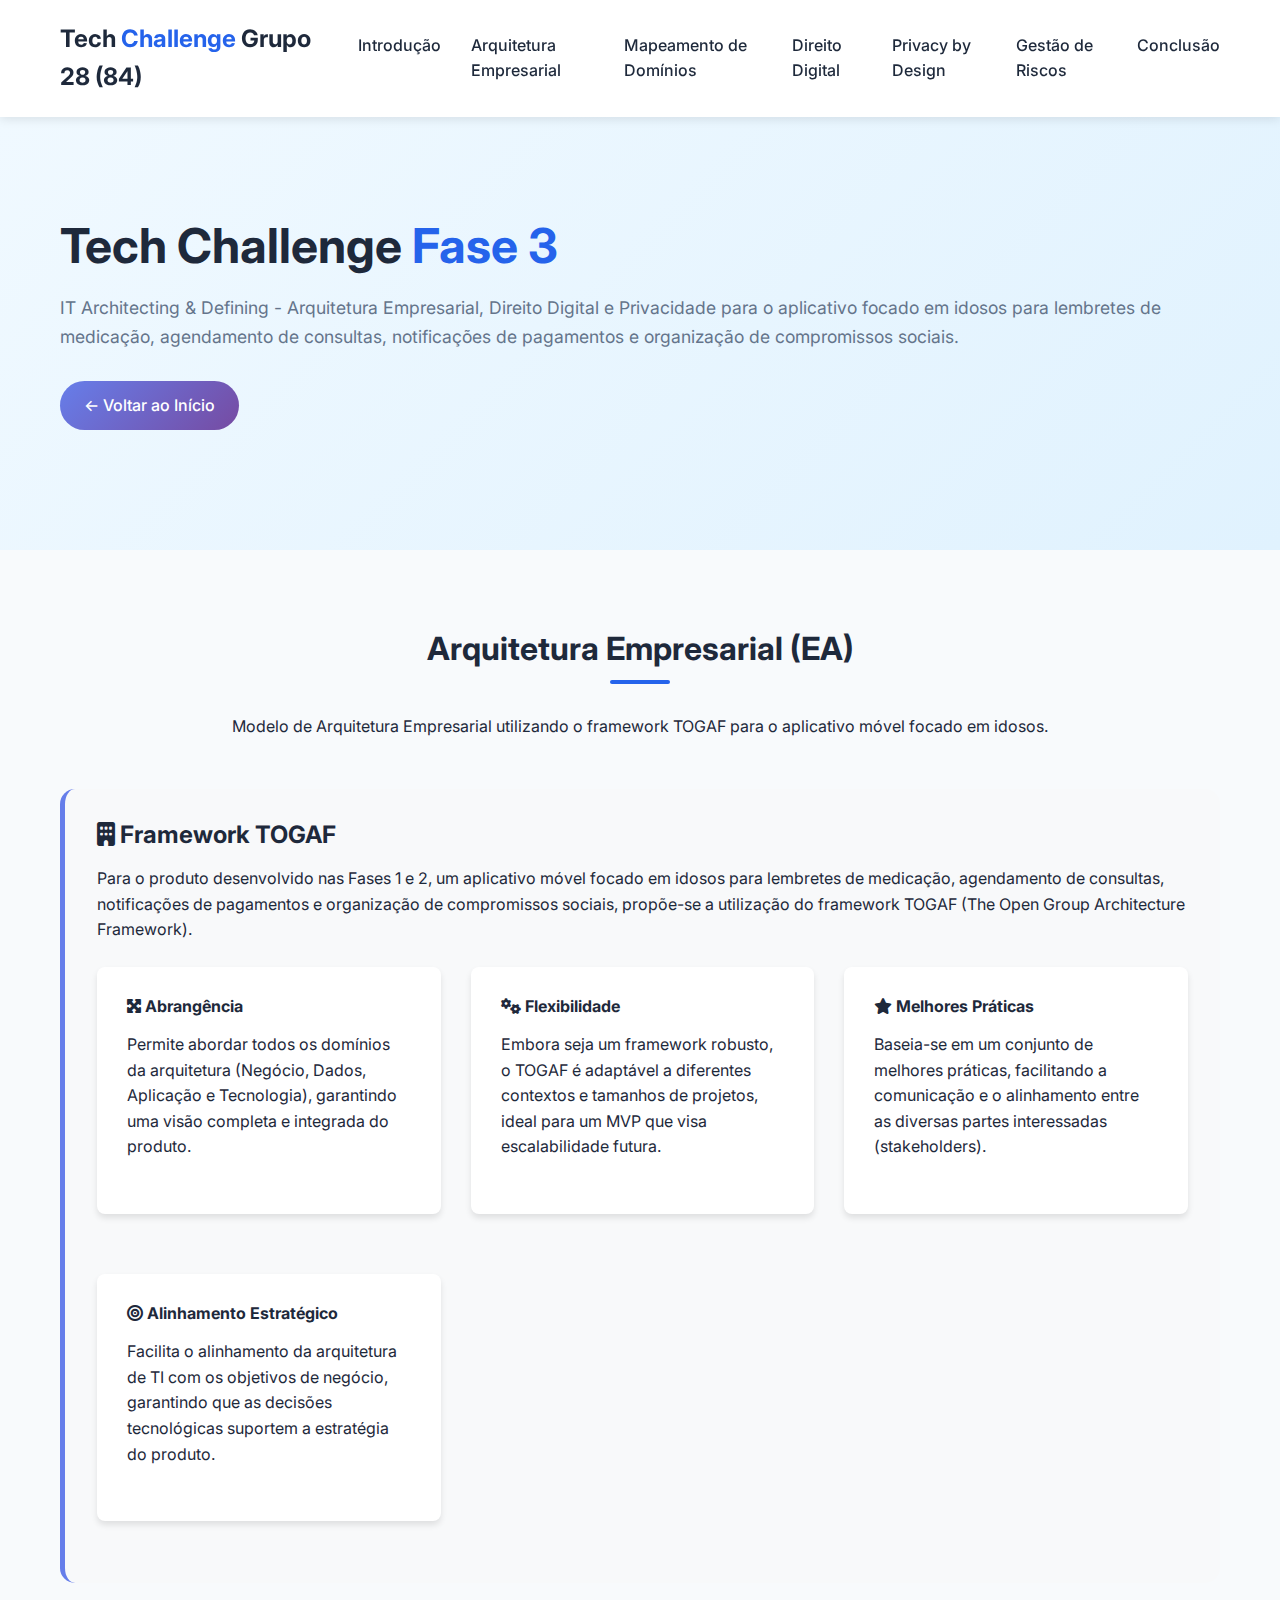
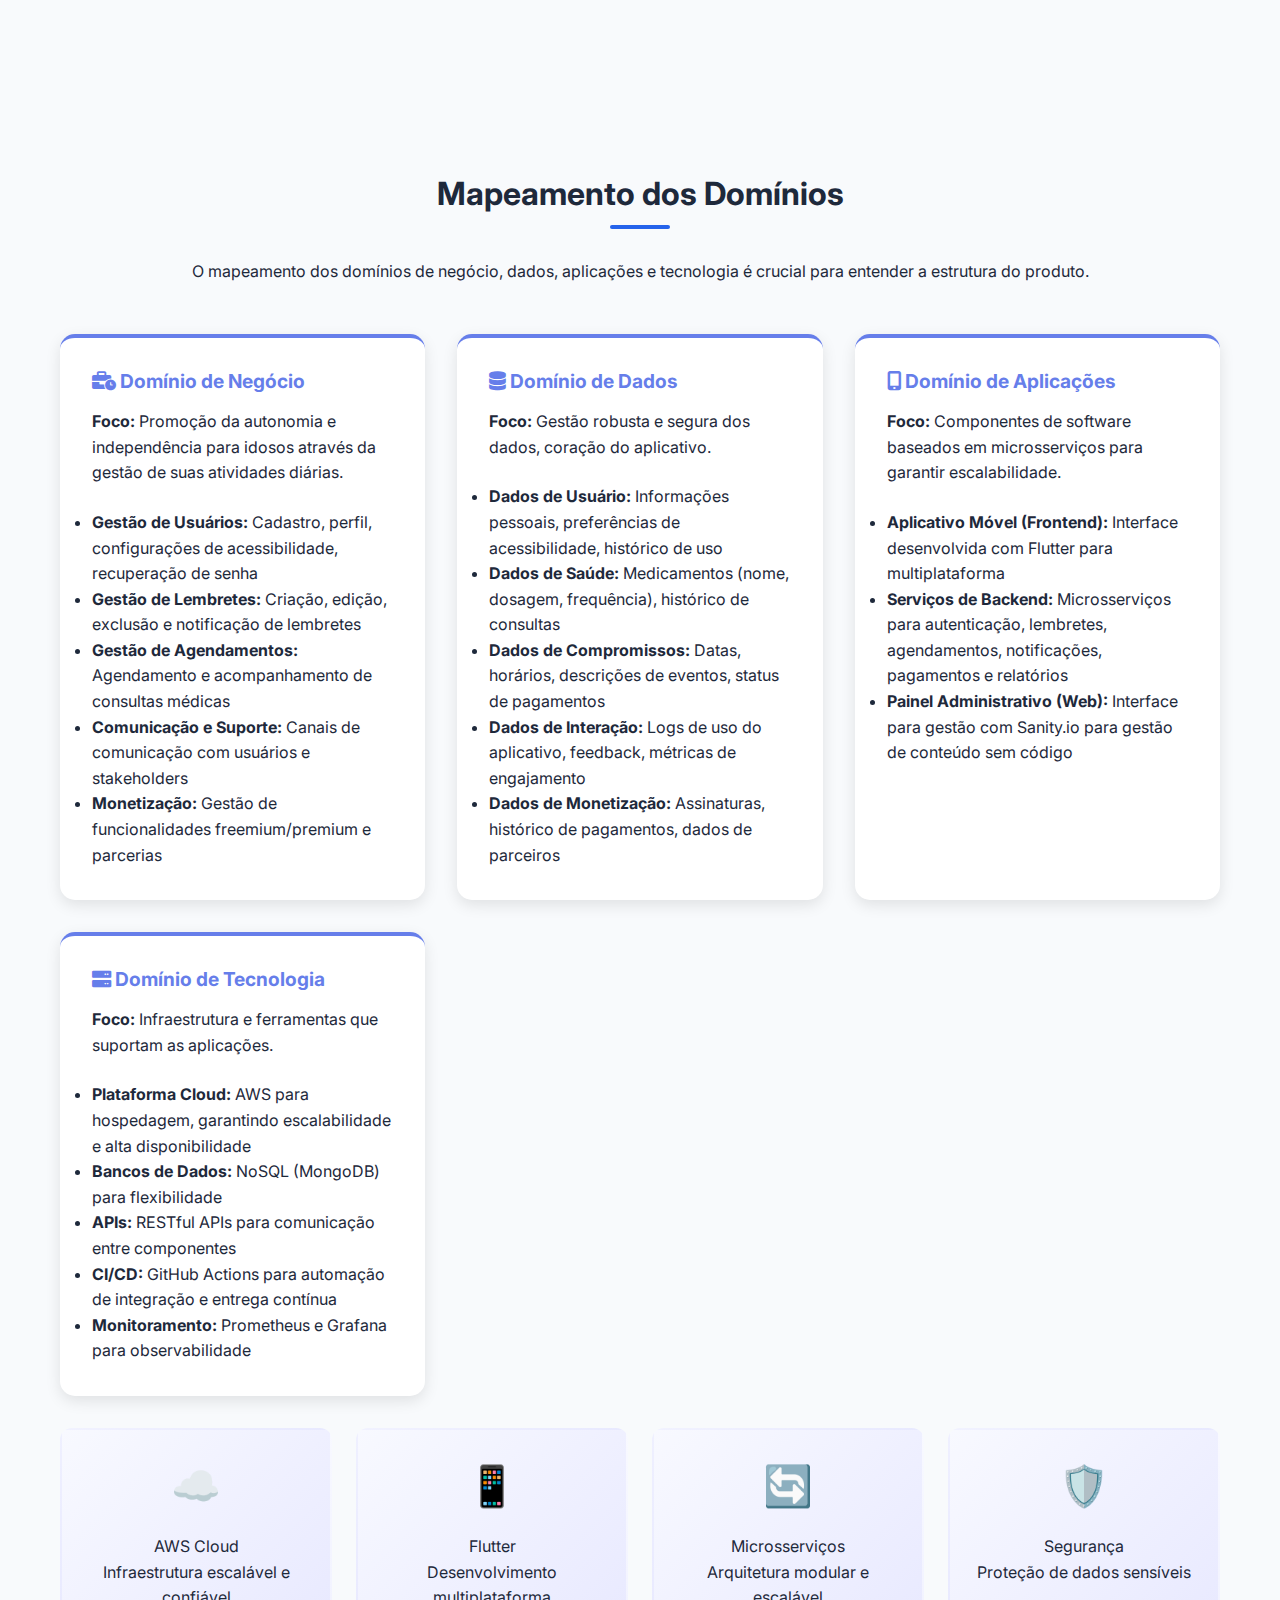
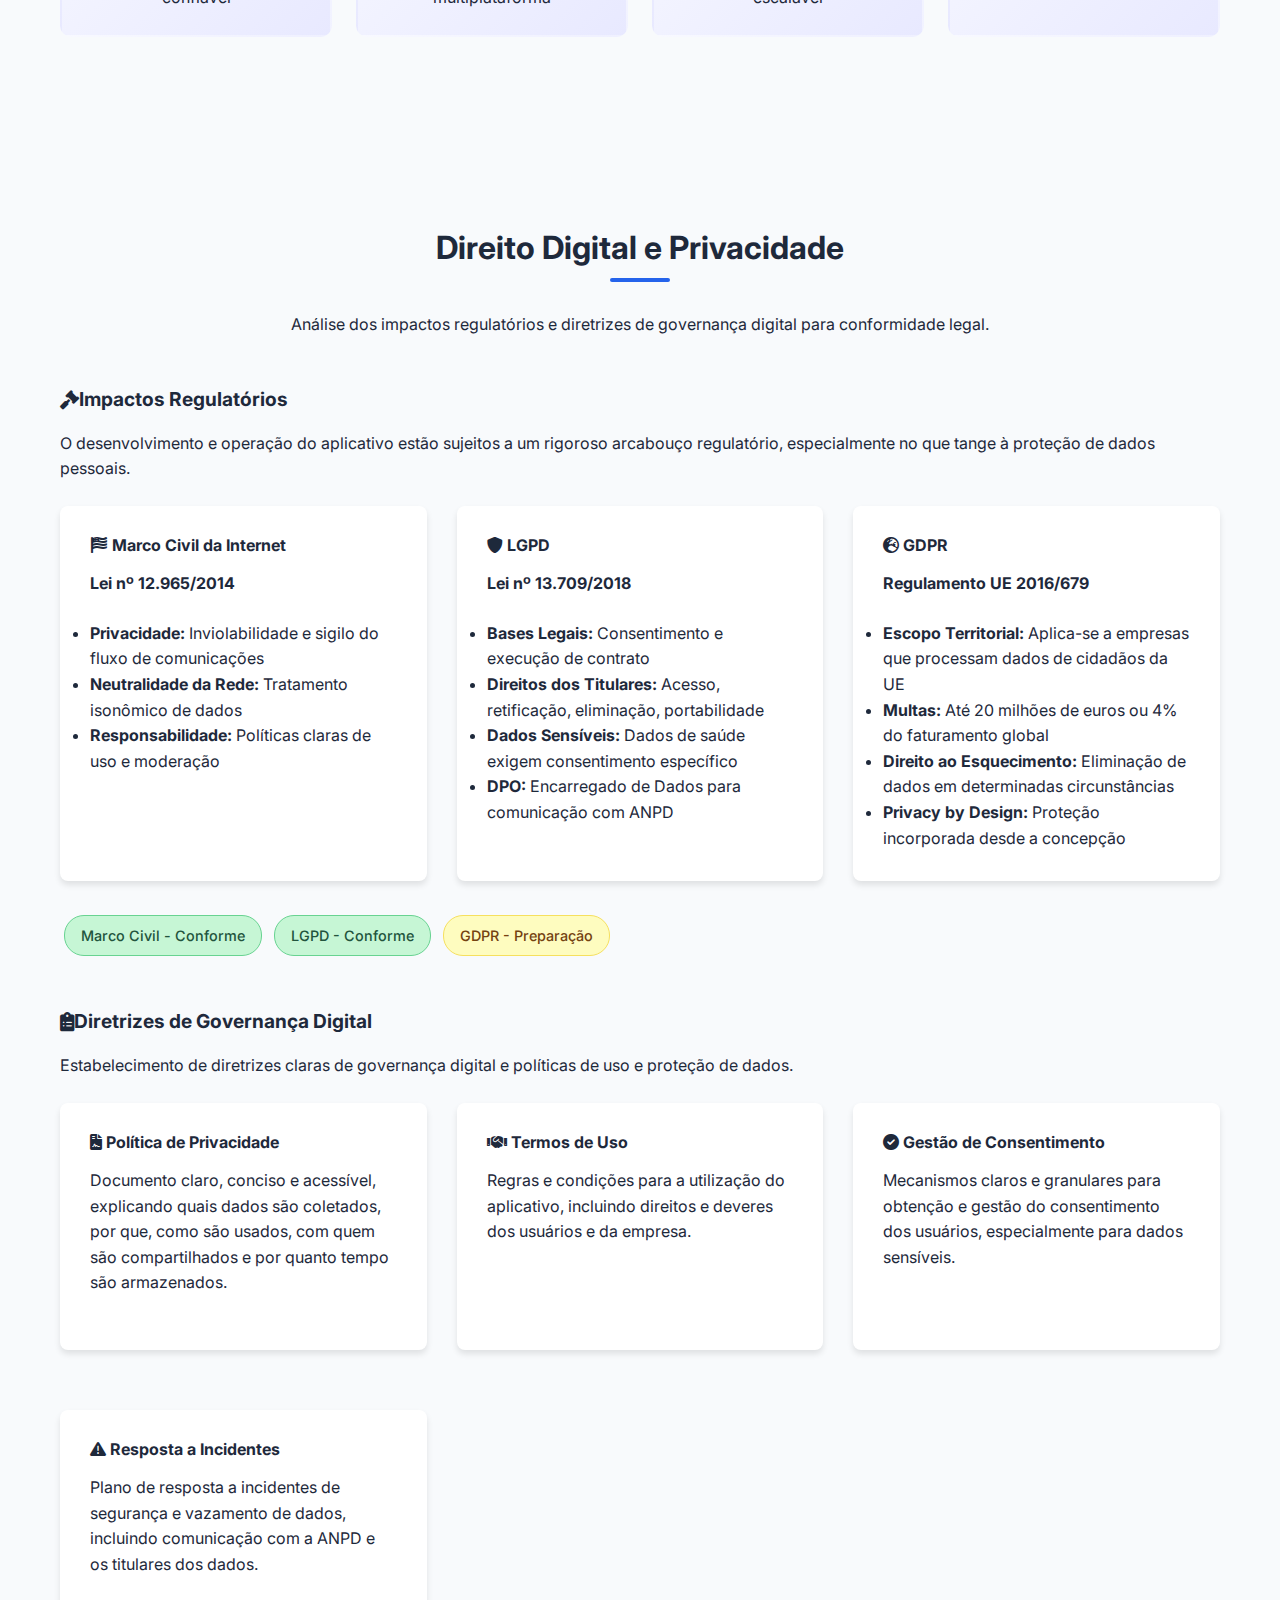
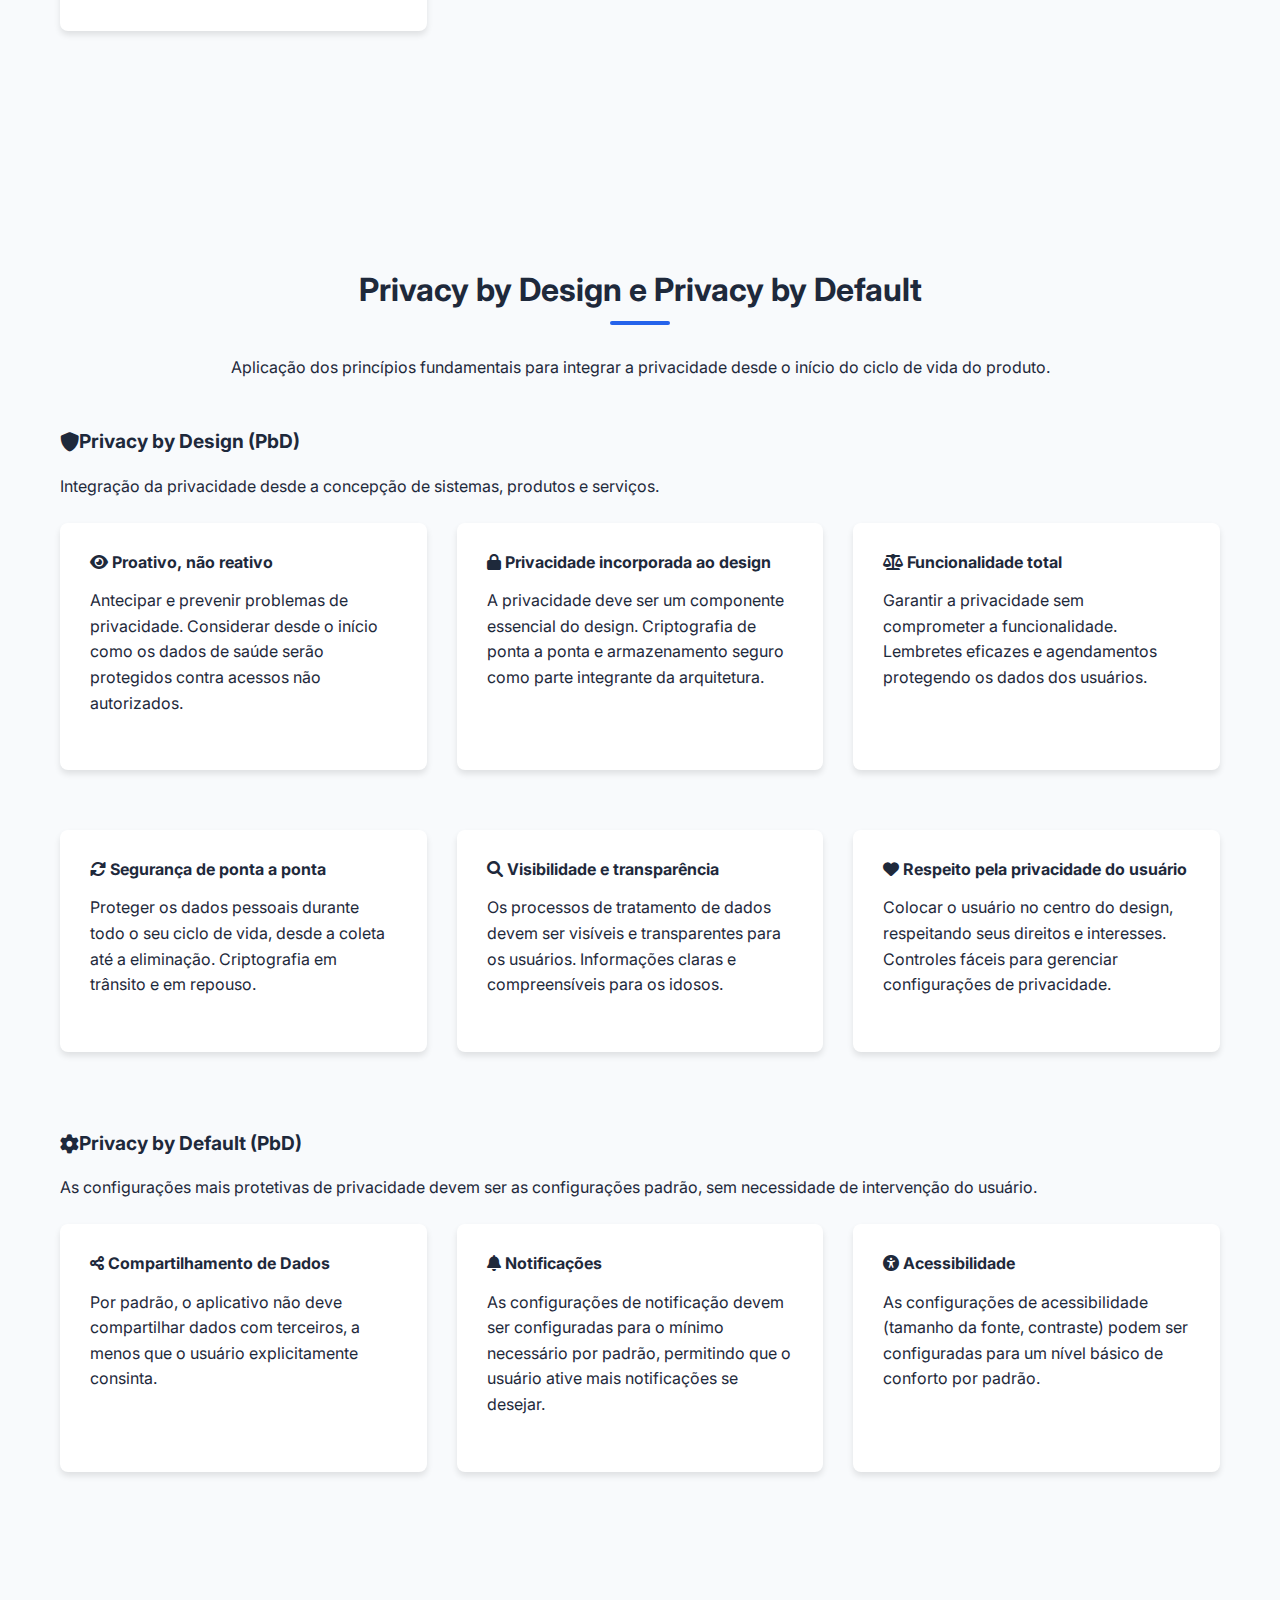
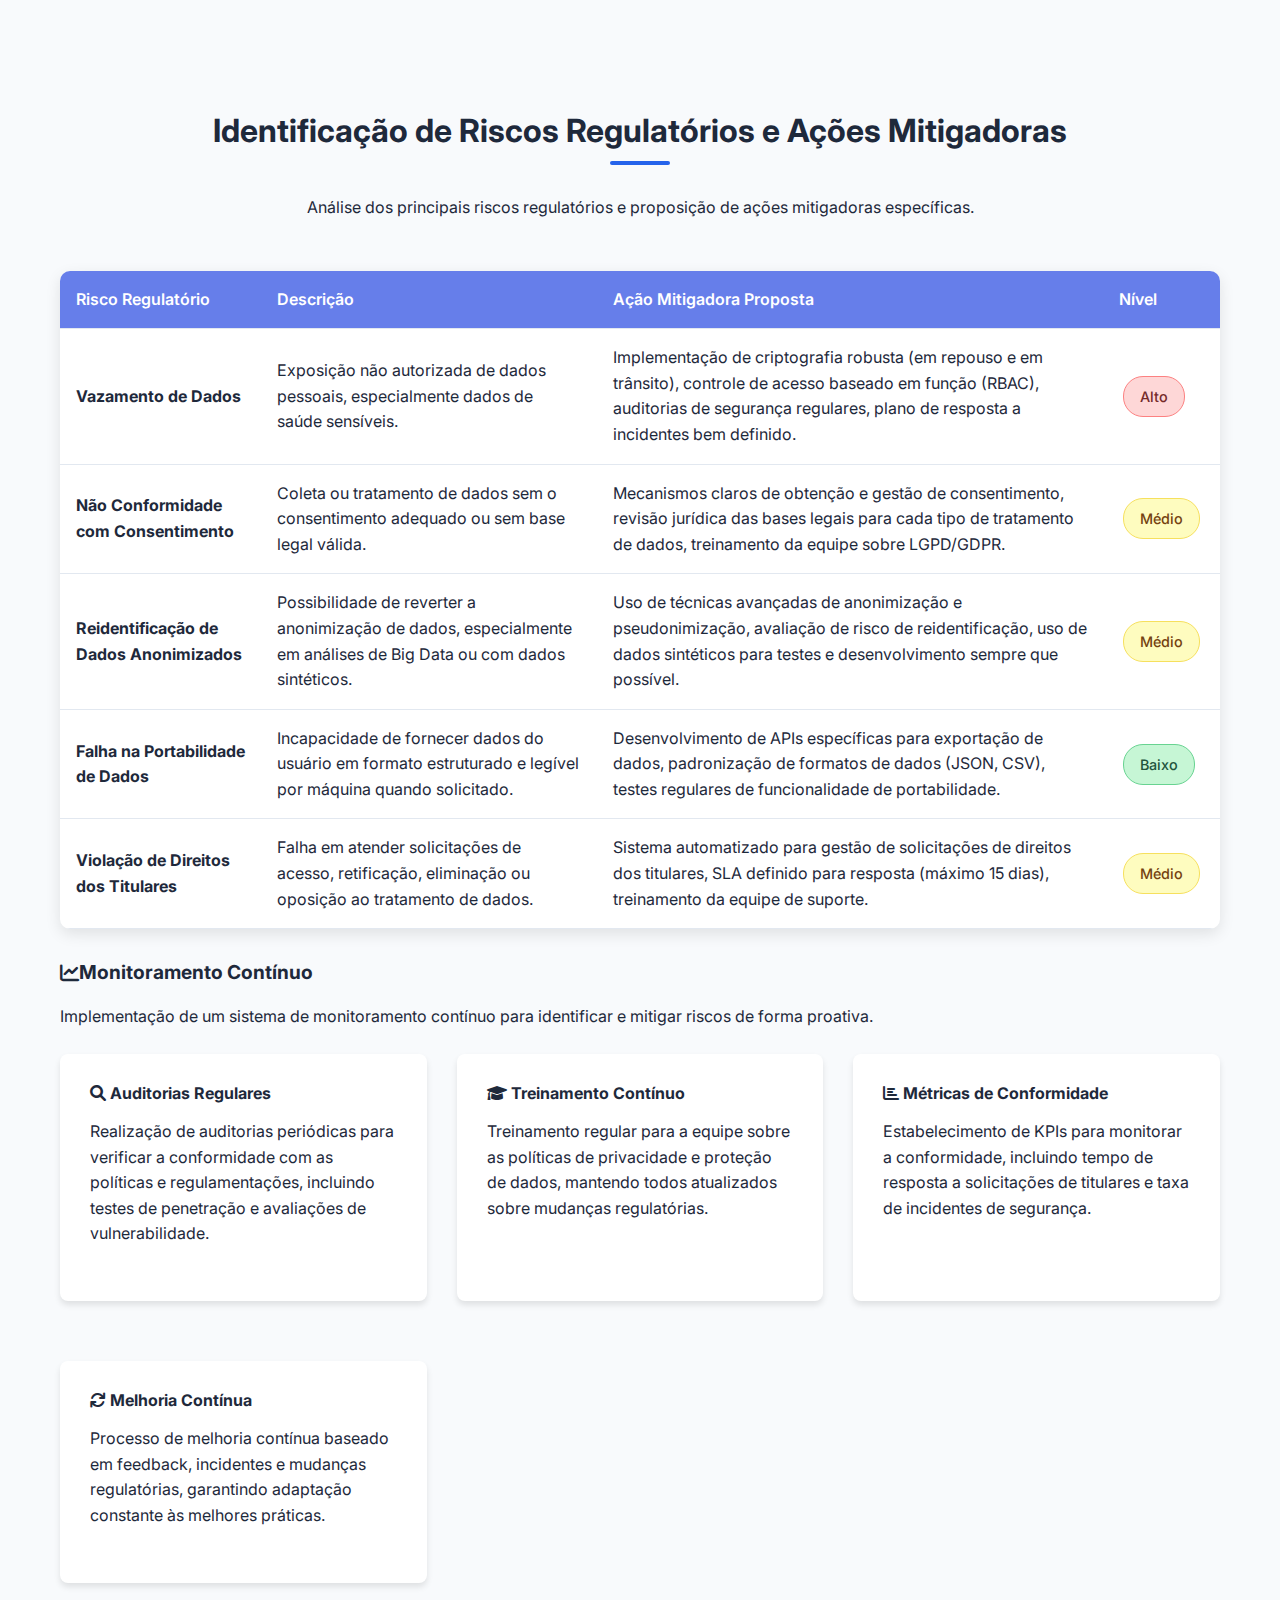
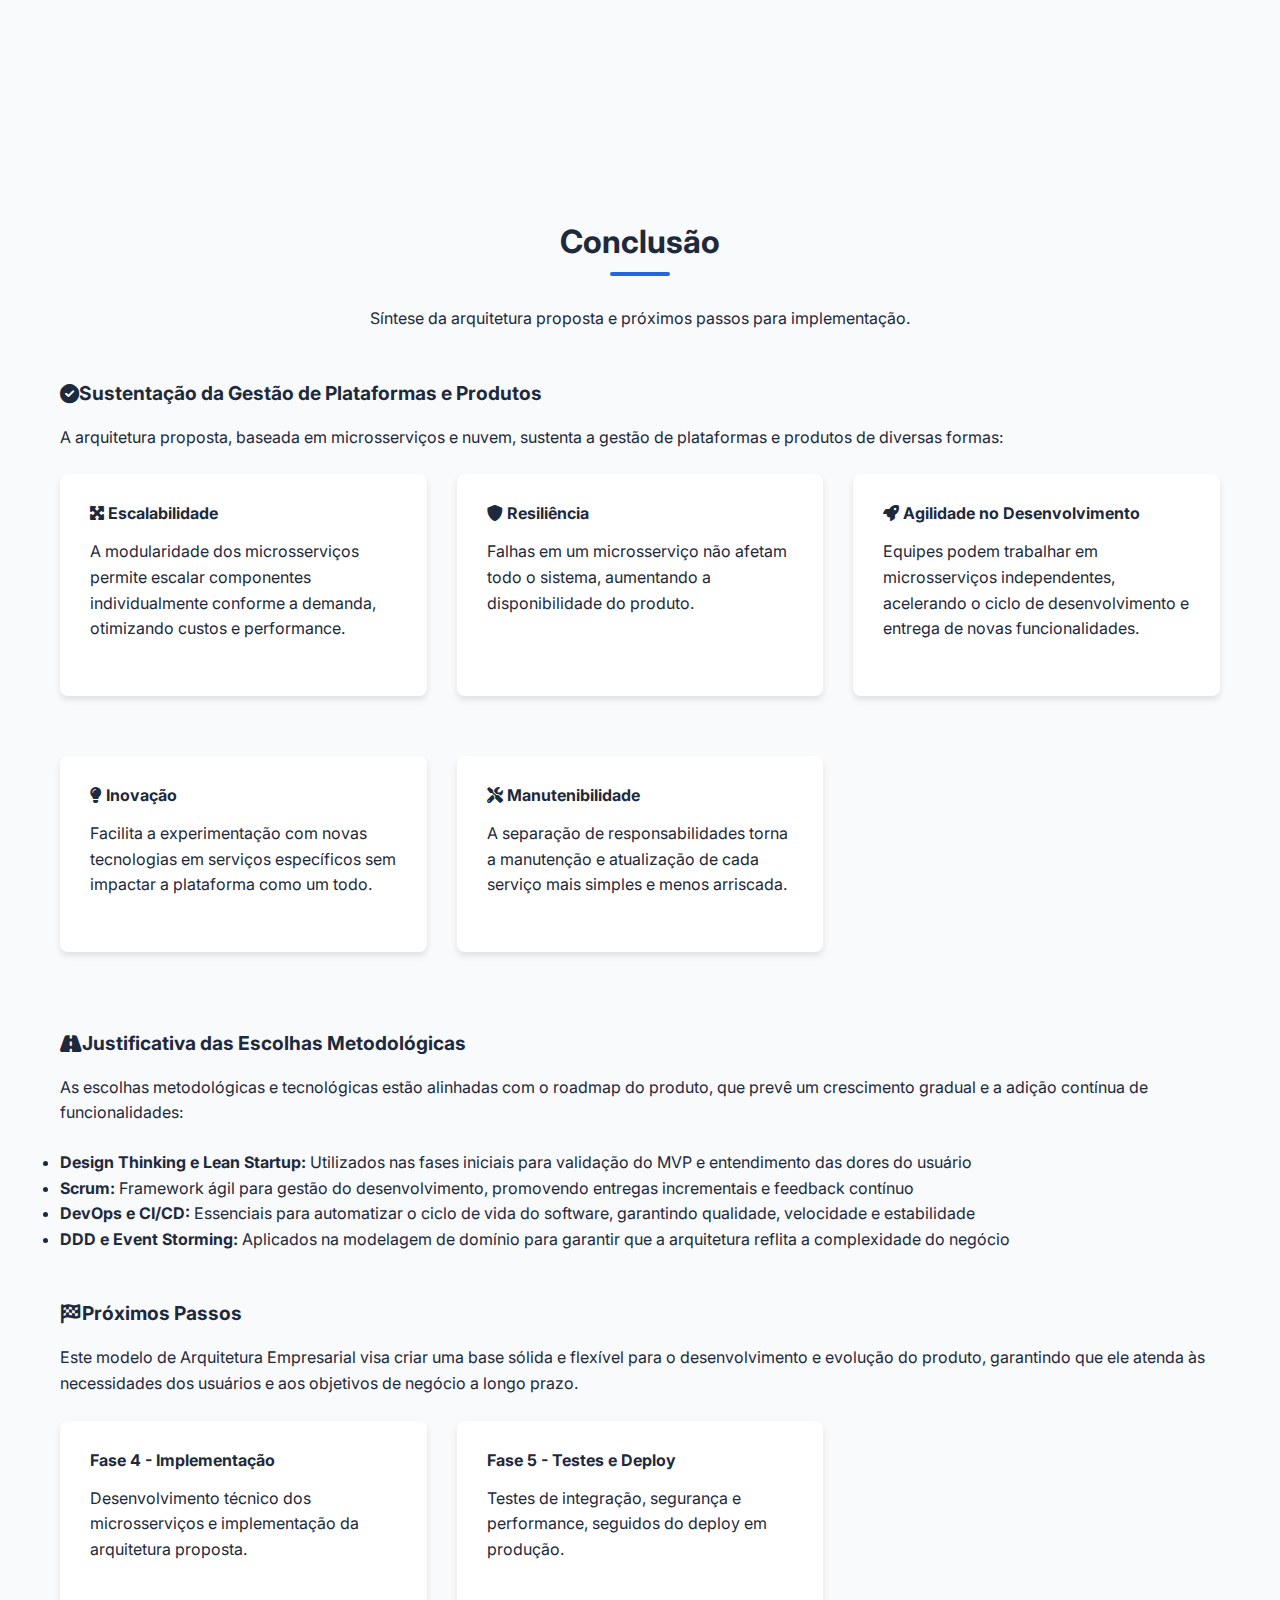
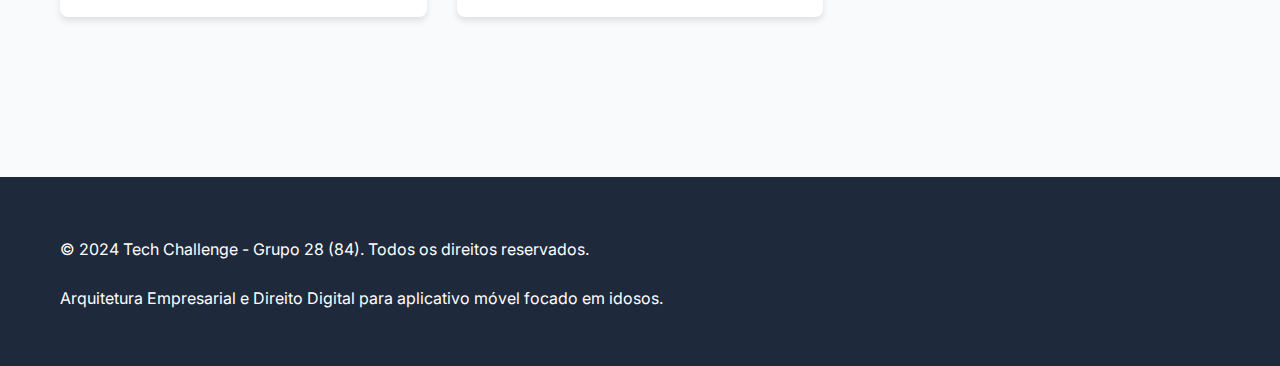
<file: fase3/index.html>
<!DOCTYPE html>
<html lang="pt-br">
<head>
    <meta charset="UTF-8">
    <meta name="viewport" content="width=device-width, initial-scale=1.0">
    <title>Tech Challenge Fase 3 - IT Architecting & Defining</title>
    <link rel="stylesheet" href="../fase1/css/styles.css">
    <link rel="stylesheet" href="https://cdnjs.cloudflare.com/ajax/libs/font-awesome/6.0.0/css/all.min.css">
    <link rel="preconnect" href="https://fonts.googleapis.com">
    <link rel="preconnect" href="https://fonts.gstatic.com" crossorigin>
    <link href="https://fonts.googleapis.com/css2?family=Inter:wght@300;400;500;600;700&display=swap" rel="stylesheet">
    <style>
        .architecture-diagram {
            background: #f8f9fa;
            border-radius: 15px;
            padding: 2rem;
            margin: 2rem 0;
            border-left: 5px solid #667eea;
        }
        
        .domain-grid {
            display: grid;
            grid-template-columns: repeat(auto-fit, minmax(300px, 1fr));
            gap: 2rem;
            margin: 2rem 0;
        }
        
        .domain-card {
            background: white;
            border-radius: 15px;
            padding: 2rem;
            box-shadow: 0 5px 15px rgba(0, 0, 0, 0.1);
            border-top: 4px solid #667eea;
            transition: transform 0.3s ease;
        }
        
        .domain-card:hover {
            transform: translateY(-5px);
        }
        
        .domain-card h4 {
            color: #667eea;
            margin-bottom: 1rem;
            font-size: 1.2rem;
        }
        
        .privacy-table {
            width: 100%;
            border-collapse: collapse;
            margin: 2rem 0;
            background: white;
            border-radius: 10px;
            overflow: hidden;
            box-shadow: 0 5px 15px rgba(0, 0, 0, 0.1);
        }
        
        .privacy-table th,
        .privacy-table td {
            padding: 1rem;
            text-align: left;
            border-bottom: 1px solid #e2e8f0;
        }
        
        .privacy-table th {
            background: #667eea;
            color: white;
            font-weight: 600;
        }
        
        .privacy-table tr:hover {
            background: #f8f9ff;
        }
        
        .tech-stack-grid {
            display: grid;
            grid-template-columns: repeat(auto-fit, minmax(250px, 1fr));
            gap: 1.5rem;
            margin: 2rem 0;
        }
        
        .tech-item {
            background: linear-gradient(135deg, #f8f9ff, #e8e9ff);
            padding: 1.5rem;
            border-radius: 12px;
            text-align: center;
            border: 2px solid transparent;
            transition: all 0.3s ease;
        }
        
        .tech-item:hover {
            border-color: #667eea;
            transform: translateY(-3px);
        }
        
        .tech-icon {
            font-size: 2.5rem;
            margin-bottom: 1rem;
        }
        
        .compliance-badge {
            display: inline-block;
            background: #e6fffa;
            color: #234e52;
            padding: 0.5rem 1rem;
            border-radius: 20px;
            font-size: 0.9rem;
            font-weight: 500;
            margin: 0.25rem;
            border: 1px solid #81e6d9;
        }
        
        .risk-high {
            background: #fed7d7;
            color: #742a2a;
            border-color: #fc8181;
        }
        
        .risk-medium {
            background: #fefcbf;
            color: #744210;
            border-color: #f6e05e;
        }
        
        .risk-low {
            background: #c6f6d5;
            color: #22543d;
            border-color: #68d391;
        }
    </style>
</head>
<body>
    <!-- Header -->
    <header>
        <div class="container">
            <nav class="navbar">
                <a href="../index.html" class="logo">Tech <span>Challenge</span> Grupo 28 (84)</a>
                <ul class="nav-links">
                    <li><a href="#intro">Introdução</a></li>
                    <li><a href="#arquitetura-empresarial">Arquitetura Empresarial</a></li>
                    <li><a href="#dominios">Mapeamento de Domínios</a></li>
                    <li><a href="#direito-digital">Direito Digital</a></li>
                    <li><a href="#privacy-design">Privacy by Design</a></li>
                    <li><a href="#riscos">Gestão de Riscos</a></li>
                    <li><a href="#conclusao">Conclusão</a></li>
                </ul>
                <button class="mobile-menu-btn">
                    <i class="fas fa-bars"></i>
                </button>
            </nav>
        </div>
    </header>

    <!-- Hero Section -->
    <section class="hero" id="intro">
        <div class="container">
            <div class="hero-content">
                <div class="hero-text animate-on-scroll">
                    <h1>Tech Challenge <span>Fase 3</span></h1>
                    <p>IT Architecting & Defining - Arquitetura Empresarial, Direito Digital e Privacidade para o aplicativo focado em idosos para lembretes de medicação, agendamento de consultas, notificações de pagamentos e organização de compromissos sociais.</p>
                    
                    <!-- Botão Voltar ao Início -->
                    <div class="back-button-container" style="margin: 20px 0;">
                        <a href="../index.html" class="back-button" style="display: inline-block; background: linear-gradient(135deg, #667eea, #764ba2); color: white; text-decoration: none; padding: 12px 24px; border-radius: 25px; font-weight: 500; transition: all 0.3s ease; font-size: 16px;">
                            ← Voltar ao Início
                        </a>
                    </div>
                </div>
               
            </div>
        </div>
    </section>

    <!-- Arquitetura Empresarial Section -->
    <section id="arquitetura-empresarial" class="section-bg">
        <div class="container">
            <div class="section-title">
                <h2>Arquitetura Empresarial (EA)</h2>
                <p>Modelo de Arquitetura Empresarial utilizando o framework TOGAF para o aplicativo móvel focado em idosos.</p>
            </div>

            <div class="architecture-diagram animate-on-scroll">
                <h3><i class="fas fa-building"></i> Framework TOGAF</h3>
                <p>Para o produto desenvolvido nas Fases 1 e 2, um aplicativo móvel focado em idosos para lembretes de medicação, agendamento de consultas, notificações de pagamentos e organização de compromissos sociais, propõe-se a utilização do framework TOGAF (The Open Group Architecture Framework).</p>
                
                <div class="grid">
                    <div class="card">
                        <h4><i class="fas fa-expand-arrows-alt"></i> Abrangência</h4>
                        <p>Permite abordar todos os domínios da arquitetura (Negócio, Dados, Aplicação e Tecnologia), garantindo uma visão completa e integrada do produto.</p>
                    </div>
                    <div class="card">
                        <h4><i class="fas fa-cogs"></i> Flexibilidade</h4>
                        <p>Embora seja um framework robusto, o TOGAF é adaptável a diferentes contextos e tamanhos de projetos, ideal para um MVP que visa escalabilidade futura.</p>
                    </div>
                    <div class="card">
                        <h4><i class="fas fa-star"></i> Melhores Práticas</h4>
                        <p>Baseia-se em um conjunto de melhores práticas, facilitando a comunicação e o alinhamento entre as diversas partes interessadas (stakeholders).</p>
                    </div>
                    <div class="card">
                        <h4><i class="fas fa-bullseye"></i> Alinhamento Estratégico</h4>
                        <p>Facilita o alinhamento da arquitetura de TI com os objetivos de negócio, garantindo que as decisões tecnológicas suportem a estratégia do produto.</p>
                    </div>
                </div>
            </div>
        </div>
    </section>

    <!-- Mapeamento de Domínios Section -->
    <section id="dominios">
        <div class="container">
            <div class="section-title">
                <h2>Mapeamento dos Domínios</h2>
                <p>O mapeamento dos domínios de negócio, dados, aplicações e tecnologia é crucial para entender a estrutura do produto.</p>
            </div>

            <div class="domain-grid animate-on-scroll">
                <div class="domain-card">
                    <h4><i class="fas fa-business-time"></i> Domínio de Negócio</h4>
                    <p><strong>Foco:</strong> Promoção da autonomia e independência para idosos através da gestão de suas atividades diárias.</p>
                    <ul>
                        <li><strong>Gestão de Usuários:</strong> Cadastro, perfil, configurações de acessibilidade, recuperação de senha</li>
                        <li><strong>Gestão de Lembretes:</strong> Criação, edição, exclusão e notificação de lembretes</li>
                        <li><strong>Gestão de Agendamentos:</strong> Agendamento e acompanhamento de consultas médicas</li>
                        <li><strong>Comunicação e Suporte:</strong> Canais de comunicação com usuários e stakeholders</li>
                        <li><strong>Monetização:</strong> Gestão de funcionalidades freemium/premium e parcerias</li>
                    </ul>
                </div>

                <div class="domain-card">
                    <h4><i class="fas fa-database"></i> Domínio de Dados</h4>
                    <p><strong>Foco:</strong> Gestão robusta e segura dos dados, coração do aplicativo.</p>
                    <ul>
                        <li><strong>Dados de Usuário:</strong> Informações pessoais, preferências de acessibilidade, histórico de uso</li>
                        <li><strong>Dados de Saúde:</strong> Medicamentos (nome, dosagem, frequência), histórico de consultas</li>
                        <li><strong>Dados de Compromissos:</strong> Datas, horários, descrições de eventos, status de pagamentos</li>
                        <li><strong>Dados de Interação:</strong> Logs de uso do aplicativo, feedback, métricas de engajamento</li>
                        <li><strong>Dados de Monetização:</strong> Assinaturas, histórico de pagamentos, dados de parceiros</li>
                    </ul>
                </div>

                <div class="domain-card">
                    <h4><i class="fas fa-mobile-alt"></i> Domínio de Aplicações</h4>
                    <p><strong>Foco:</strong> Componentes de software baseados em microsserviços para garantir escalabilidade.</p>
                    <ul>
                        <li><strong>Aplicativo Móvel (Frontend):</strong> Interface desenvolvida com Flutter para multiplataforma</li>
                        <li><strong>Serviços de Backend:</strong> Microsserviços para autenticação, lembretes, agendamentos, notificações, pagamentos e relatórios</li>
                        <li><strong>Painel Administrativo (Web):</strong> Interface para gestão com Sanity.io para gestão de conteúdo sem código</li>
                    </ul>
                </div>

                <div class="domain-card">
                    <h4><i class="fas fa-server"></i> Domínio de Tecnologia</h4>
                    <p><strong>Foco:</strong> Infraestrutura e ferramentas que suportam as aplicações.</p>
                    <ul>
                        <li><strong>Plataforma Cloud:</strong> AWS para hospedagem, garantindo escalabilidade e alta disponibilidade</li>
                        <li><strong>Bancos de Dados:</strong> NoSQL (MongoDB) para flexibilidade</li>
                        <li><strong>APIs:</strong> RESTful APIs para comunicação entre componentes</li>
                        <li><strong>CI/CD:</strong> GitHub Actions para automação de integração e entrega contínua</li>
                        <li><strong>Monitoramento:</strong> Prometheus e Grafana para observabilidade</li>
                    </ul>
                </div>
            </div>

            <div class="tech-stack-grid animate-on-scroll">
                <div class="tech-item">
                    <div class="tech-icon">☁️</div>
                    <div class="tech-name">AWS Cloud</div>
                    <div class="tech-desc">Infraestrutura escalável e confiável</div>
                </div>
                <div class="tech-item">
                    <div class="tech-icon">📱</div>
                    <div class="tech-name">Flutter</div>
                    <div class="tech-desc">Desenvolvimento multiplataforma</div>
                </div>
                <div class="tech-item">
                    <div class="tech-icon">🔄</div>
                    <div class="tech-name">Microsserviços</div>
                    <div class="tech-desc">Arquitetura modular e escalável</div>
                </div>
                <div class="tech-item">
                    <div class="tech-icon">🛡️</div>
                    <div class="tech-name">Segurança</div>
                    <div class="tech-desc">Proteção de dados sensíveis</div>
                </div>
            </div>
        </div>
    </section>

    <!-- Direito Digital Section -->
    <section id="direito-digital" class="section-bg">
        <div class="container">
            <div class="section-title">
                <h2>Direito Digital e Privacidade</h2>
                <p>Análise dos impactos regulatórios e diretrizes de governança digital para conformidade legal.</p>
            </div>

            <div class="design-thinking-item animate-on-scroll">
                <h3><i class="fas fa-gavel"></i> Impactos Regulatórios</h3>
                <p>O desenvolvimento e operação do aplicativo estão sujeitos a um rigoroso arcabouço regulatório, especialmente no que tange à proteção de dados pessoais.</p>
                
                <div class="grid">
                    <div class="card">
                        <h4><i class="fas fa-flag-usa"></i> Marco Civil da Internet</h4>
                        <p><strong>Lei nº 12.965/2014</strong></p>
                        <ul>
                            <li><strong>Privacidade:</strong> Inviolabilidade e sigilo do fluxo de comunicações</li>
                            <li><strong>Neutralidade da Rede:</strong> Tratamento isonômico de dados</li>
                            <li><strong>Responsabilidade:</strong> Políticas claras de uso e moderação</li>
                        </ul>
                    </div>
                    <div class="card">
                        <h4><i class="fas fa-shield-alt"></i> LGPD</h4>
                        <p><strong>Lei nº 13.709/2018</strong></p>
                        <ul>
                            <li><strong>Bases Legais:</strong> Consentimento e execução de contrato</li>
                            <li><strong>Direitos dos Titulares:</strong> Acesso, retificação, eliminação, portabilidade</li>
                            <li><strong>Dados Sensíveis:</strong> Dados de saúde exigem consentimento específico</li>
                            <li><strong>DPO:</strong> Encarregado de Dados para comunicação com ANPD</li>
                        </ul>
                    </div>
                    <div class="card">
                        <h4><i class="fas fa-globe-europe"></i> GDPR</h4>
                        <p><strong>Regulamento UE 2016/679</strong></p>
                        <ul>
                            <li><strong>Escopo Territorial:</strong> Aplica-se a empresas que processam dados de cidadãos da UE</li>
                            <li><strong>Multas:</strong> Até 20 milhões de euros ou 4% do faturamento global</li>
                            <li><strong>Direito ao Esquecimento:</strong> Eliminação de dados em determinadas circunstâncias</li>
                            <li><strong>Privacy by Design:</strong> Proteção incorporada desde a concepção</li>
                        </ul>
                    </div>
                </div>

                <div class="compliance-badge risk-low">Marco Civil - Conforme</div>
                <div class="compliance-badge risk-low">LGPD - Conforme</div>
                <div class="compliance-badge risk-medium">GDPR - Preparação</div>
            </div>

            <div class="design-thinking-item animate-on-scroll">
                <h3><i class="fas fa-clipboard-list"></i> Diretrizes de Governança Digital</h3>
                <p>Estabelecimento de diretrizes claras de governança digital e políticas de uso e proteção de dados.</p>
                
                <div class="grid">
                    <div class="card">
                        <h4><i class="fas fa-file-contract"></i> Política de Privacidade</h4>
                        <p>Documento claro, conciso e acessível, explicando quais dados são coletados, por que, como são usados, com quem são compartilhados e por quanto tempo são armazenados.</p>
                    </div>
                    <div class="card">
                        <h4><i class="fas fa-handshake"></i> Termos de Uso</h4>
                        <p>Regras e condições para a utilização do aplicativo, incluindo direitos e deveres dos usuários e da empresa.</p>
                    </div>
                    <div class="card">
                        <h4><i class="fas fa-check-circle"></i> Gestão de Consentimento</h4>
                        <p>Mecanismos claros e granulares para obtenção e gestão do consentimento dos usuários, especialmente para dados sensíveis.</p>
                    </div>
                    <div class="card">
                        <h4><i class="fas fa-exclamation-triangle"></i> Resposta a Incidentes</h4>
                        <p>Plano de resposta a incidentes de segurança e vazamento de dados, incluindo comunicação com a ANPD e os titulares dos dados.</p>
                    </div>
                </div>
            </div>
        </div>
    </section>

    <!-- Privacy by Design Section -->
    <section id="privacy-design">
        <div class="container">
            <div class="section-title">
                <h2>Privacy by Design e Privacy by Default</h2>
                <p>Aplicação dos princípios fundamentais para integrar a privacidade desde o início do ciclo de vida do produto.</p>
            </div>

            <div class="design-thinking-item animate-on-scroll">
                <h3><i class="fas fa-shield-alt"></i> Privacy by Design (PbD)</h3>
                <p>Integração da privacidade desde a concepção de sistemas, produtos e serviços.</p>
                
                <div class="grid">
                    <div class="card">
                        <h4><i class="fas fa-eye"></i> Proativo, não reativo</h4>
                        <p>Antecipar e prevenir problemas de privacidade. Considerar desde o início como os dados de saúde serão protegidos contra acessos não autorizados.</p>
                    </div>
                    <div class="card">
                        <h4><i class="fas fa-lock"></i> Privacidade incorporada ao design</h4>
                        <p>A privacidade deve ser um componente essencial do design. Criptografia de ponta a ponta e armazenamento seguro como parte integrante da arquitetura.</p>
                    </div>
                    <div class="card">
                        <h4><i class="fas fa-balance-scale"></i> Funcionalidade total</h4>
                        <p>Garantir a privacidade sem comprometer a funcionalidade. Lembretes eficazes e agendamentos protegendo os dados dos usuários.</p>
                    </div>
                    <div class="card">
                        <h4><i class="fas fa-sync-alt"></i> Segurança de ponta a ponta</h4>
                        <p>Proteger os dados pessoais durante todo o seu ciclo de vida, desde a coleta até a eliminação. Criptografia em trânsito e em repouso.</p>
                    </div>
                    <div class="card">
                        <h4><i class="fas fa-search"></i> Visibilidade e transparência</h4>
                        <p>Os processos de tratamento de dados devem ser visíveis e transparentes para os usuários. Informações claras e compreensíveis para os idosos.</p>
                    </div>
                    <div class="card">
                        <h4><i class="fas fa-heart"></i> Respeito pela privacidade do usuário</h4>
                        <p>Colocar o usuário no centro do design, respeitando seus direitos e interesses. Controles fáceis para gerenciar configurações de privacidade.</p>
                    </div>
                </div>
            </div>

            <div class="design-thinking-item animate-on-scroll">
                <h3><i class="fas fa-cog"></i> Privacy by Default (PbD)</h3>
                <p>As configurações mais protetivas de privacidade devem ser as configurações padrão, sem necessidade de intervenção do usuário.</p>
                
                <div class="grid">
                    <div class="card">
                        <h4><i class="fas fa-share-alt"></i> Compartilhamento de Dados</h4>
                        <p>Por padrão, o aplicativo não deve compartilhar dados com terceiros, a menos que o usuário explicitamente consinta.</p>
                    </div>
                    <div class="card">
                        <h4><i class="fas fa-bell"></i> Notificações</h4>
                        <p>As configurações de notificação devem ser configuradas para o mínimo necessário por padrão, permitindo que o usuário ative mais notificações se desejar.</p>
                    </div>
                    <div class="card">
                        <h4><i class="fas fa-universal-access"></i> Acessibilidade</h4>
                        <p>As configurações de acessibilidade (tamanho da fonte, contraste) podem ser configuradas para um nível básico de conforto por padrão.</p>
                    </div>
                </div>
            </div>
        </div>
    </section>

    <!-- Gestão de Riscos Section -->
    <section id="riscos" class="section-bg">
        <div class="container">
            <div class="section-title">
                <h2>Identificação de Riscos Regulatórios e Ações Mitigadoras</h2>
                <p>Análise dos principais riscos regulatórios e proposição de ações mitigadoras específicas.</p>
            </div>

            <div class="animate-on-scroll">
                <table class="privacy-table">
                    <thead>
                        <tr>
                            <th>Risco Regulatório</th>
                            <th>Descrição</th>
                            <th>Ação Mitigadora Proposta</th>
                            <th>Nível</th>
                        </tr>
                    </thead>
                    <tbody>
                        <tr>
                            <td><strong>Vazamento de Dados</strong></td>
                            <td>Exposição não autorizada de dados pessoais, especialmente dados de saúde sensíveis.</td>
                            <td>Implementação de criptografia robusta (em repouso e em trânsito), controle de acesso baseado em função (RBAC), auditorias de segurança regulares, plano de resposta a incidentes bem definido.</td>
                            <td><span class="compliance-badge risk-high">Alto</span></td>
                        </tr>
                        <tr>
                            <td><strong>Não Conformidade com Consentimento</strong></td>
                            <td>Coleta ou tratamento de dados sem o consentimento adequado ou sem base legal válida.</td>
                            <td>Mecanismos claros de obtenção e gestão de consentimento, revisão jurídica das bases legais para cada tipo de tratamento de dados, treinamento da equipe sobre LGPD/GDPR.</td>
                            <td><span class="compliance-badge risk-medium">Médio</span></td>
                        </tr>
                        <tr>
                            <td><strong>Reidentificação de Dados Anonimizados</strong></td>
                            <td>Possibilidade de reverter a anonimização de dados, especialmente em análises de Big Data ou com dados sintéticos.</td>
                            <td>Uso de técnicas avançadas de anonimização e pseudonimização, avaliação de risco de reidentificação, uso de dados sintéticos para testes e desenvolvimento sempre que possível.</td>
                            <td><span class="compliance-badge risk-medium">Médio</span></td>
                        </tr>
                        <tr>
                            <td><strong>Falha na Portabilidade de Dados</strong></td>
                            <td>Incapacidade de fornecer dados do usuário em formato estruturado e legível por máquina quando solicitado.</td>
                            <td>Desenvolvimento de APIs específicas para exportação de dados, padronização de formatos de dados (JSON, CSV), testes regulares de funcionalidade de portabilidade.</td>
                            <td><span class="compliance-badge risk-low">Baixo</span></td>
                        </tr>
                        <tr>
                            <td><strong>Violação de Direitos dos Titulares</strong></td>
                            <td>Falha em atender solicitações de acesso, retificação, eliminação ou oposição ao tratamento de dados.</td>
                            <td>Sistema automatizado para gestão de solicitações de direitos dos titulares, SLA definido para resposta (máximo 15 dias), treinamento da equipe de suporte.</td>
                            <td><span class="compliance-badge risk-medium">Médio</span></td>
                        </tr>
                    </tbody>
                </table>
            </div>

            <div class="design-thinking-item animate-on-scroll">
                <h3><i class="fas fa-chart-line"></i> Monitoramento Contínuo</h3>
                <p>Implementação de um sistema de monitoramento contínuo para identificar e mitigar riscos de forma proativa.</p>
                
                <div class="grid">
                    <div class="card">
                        <h4><i class="fas fa-search"></i> Auditorias Regulares</h4>
                        <p>Realização de auditorias periódicas para verificar a conformidade com as políticas e regulamentações, incluindo testes de penetração e avaliações de vulnerabilidade.</p>
                    </div>
                    <div class="card">
                        <h4><i class="fas fa-graduation-cap"></i> Treinamento Contínuo</h4>
                        <p>Treinamento regular para a equipe sobre as políticas de privacidade e proteção de dados, mantendo todos atualizados sobre mudanças regulatórias.</p>
                    </div>
                    <div class="card">
                        <h4><i class="fas fa-chart-bar"></i> Métricas de Conformidade</h4>
                        <p>Estabelecimento de KPIs para monitorar a conformidade, incluindo tempo de resposta a solicitações de titulares e taxa de incidentes de segurança.</p>
                    </div>
                    <div class="card">
                        <h4><i class="fas fa-sync"></i> Melhoria Contínua</h4>
                        <p>Processo de melhoria contínua baseado em feedback, incidentes e mudanças regulatórias, garantindo adaptação constante às melhores práticas.</p>
                    </div>
                </div>
            </div>
        </div>
    </section>

    <!-- Conclusão Section -->
    <section id="conclusao">
        <div class="container">
            <div class="section-title">
                <h2>Conclusão</h2>
                <p>Síntese da arquitetura proposta e próximos passos para implementação.</p>
            </div>

            <div class="design-thinking-item animate-on-scroll">
                <h3><i class="fas fa-check-circle"></i> Sustentação da Gestão de Plataformas e Produtos</h3>
                <p>A arquitetura proposta, baseada em microsserviços e nuvem, sustenta a gestão de plataformas e produtos de diversas formas:</p>
                
                <div class="grid">
                    <div class="card">
                        <h4><i class="fas fa-expand-arrows-alt"></i> Escalabilidade</h4>
                        <p>A modularidade dos microsserviços permite escalar componentes individualmente conforme a demanda, otimizando custos e performance.</p>
                    </div>
                    <div class="card">
                        <h4><i class="fas fa-shield-alt"></i> Resiliência</h4>
                        <p>Falhas em um microsserviço não afetam todo o sistema, aumentando a disponibilidade do produto.</p>
                    </div>
                    <div class="card">
                        <h4><i class="fas fa-rocket"></i> Agilidade no Desenvolvimento</h4>
                        <p>Equipes podem trabalhar em microsserviços independentes, acelerando o ciclo de desenvolvimento e entrega de novas funcionalidades.</p>
                    </div>
                    <div class="card">
                        <h4><i class="fas fa-lightbulb"></i> Inovação</h4>
                        <p>Facilita a experimentação com novas tecnologias em serviços específicos sem impactar a plataforma como um todo.</p>
                    </div>
                    <div class="card">
                        <h4><i class="fas fa-tools"></i> Manutenibilidade</h4>
                        <p>A separação de responsabilidades torna a manutenção e atualização de cada serviço mais simples e menos arriscada.</p>
                    </div>
                </div>
            </div>

            <div class="design-thinking-item animate-on-scroll">
                <h3><i class="fas fa-road"></i> Justificativa das Escolhas Metodológicas</h3>
                <p>As escolhas metodológicas e tecnológicas estão alinhadas com o roadmap do produto, que prevê um crescimento gradual e a adição contínua de funcionalidades:</p>
                
                <ul>
                    <li><strong>Design Thinking e Lean Startup:</strong> Utilizados nas fases iniciais para validação do MVP e entendimento das dores do usuário</li>
                    <li><strong>Scrum:</strong> Framework ágil para gestão do desenvolvimento, promovendo entregas incrementais e feedback contínuo</li>
                    <li><strong>DevOps e CI/CD:</strong> Essenciais para automatizar o ciclo de vida do software, garantindo qualidade, velocidade e estabilidade</li>
                    <li><strong>DDD e Event Storming:</strong> Aplicados na modelagem de domínio para garantir que a arquitetura reflita a complexidade do negócio</li>
                </ul>
            </div>

            <div class="design-thinking-item animate-on-scroll">
                <h3><i class="fas fa-flag-checkered"></i> Próximos Passos</h3>
                <p>Este modelo de Arquitetura Empresarial visa criar uma base sólida e flexível para o desenvolvimento e evolução do produto, garantindo que ele atenda às necessidades dos usuários e aos objetivos de negócio a longo prazo.</p>
                
                <div class="grid">
                    <div class="card">
                        <h4>Fase 4 - Implementação</h4>
                        <p>Desenvolvimento técnico dos microsserviços e implementação da arquitetura proposta.</p>
                    </div>
                    <div class="card">
                        <h4>Fase 5 - Testes e Deploy</h4>
                        <p>Testes de integração, segurança e performance, seguidos do deploy em produção.</p>
                    </div>
                </div>
            </div>
        </div>
    </section>

    <!-- Footer -->
    <footer>
        <div class="container">
            <p>&copy; 2024 Tech Challenge - Grupo 28 (84). Todos os direitos reservados.</p>
            <p>Arquitetura Empresarial e Direito Digital para aplicativo móvel focado em idosos.</p>
        </div>
    </footer>

    <script src="../fase1/js/main.js"></script>
</body>
</html>
</file>
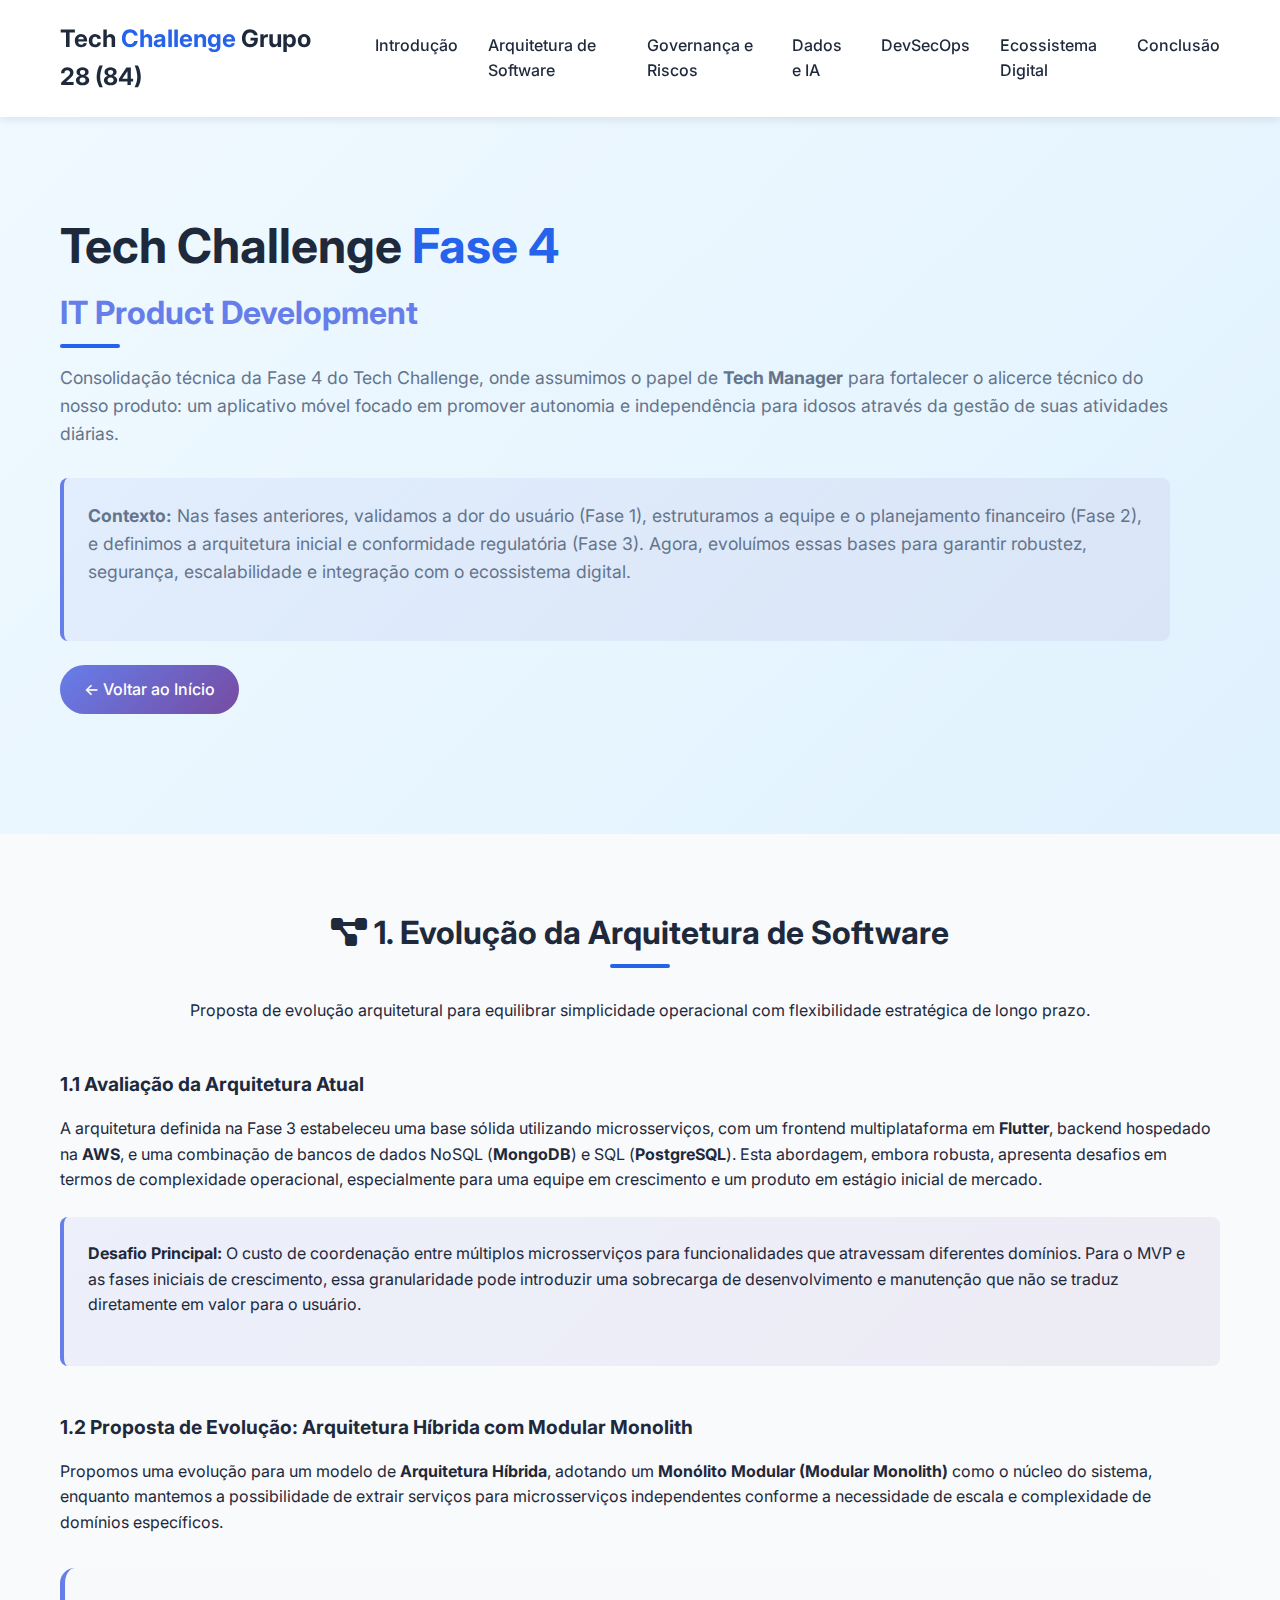
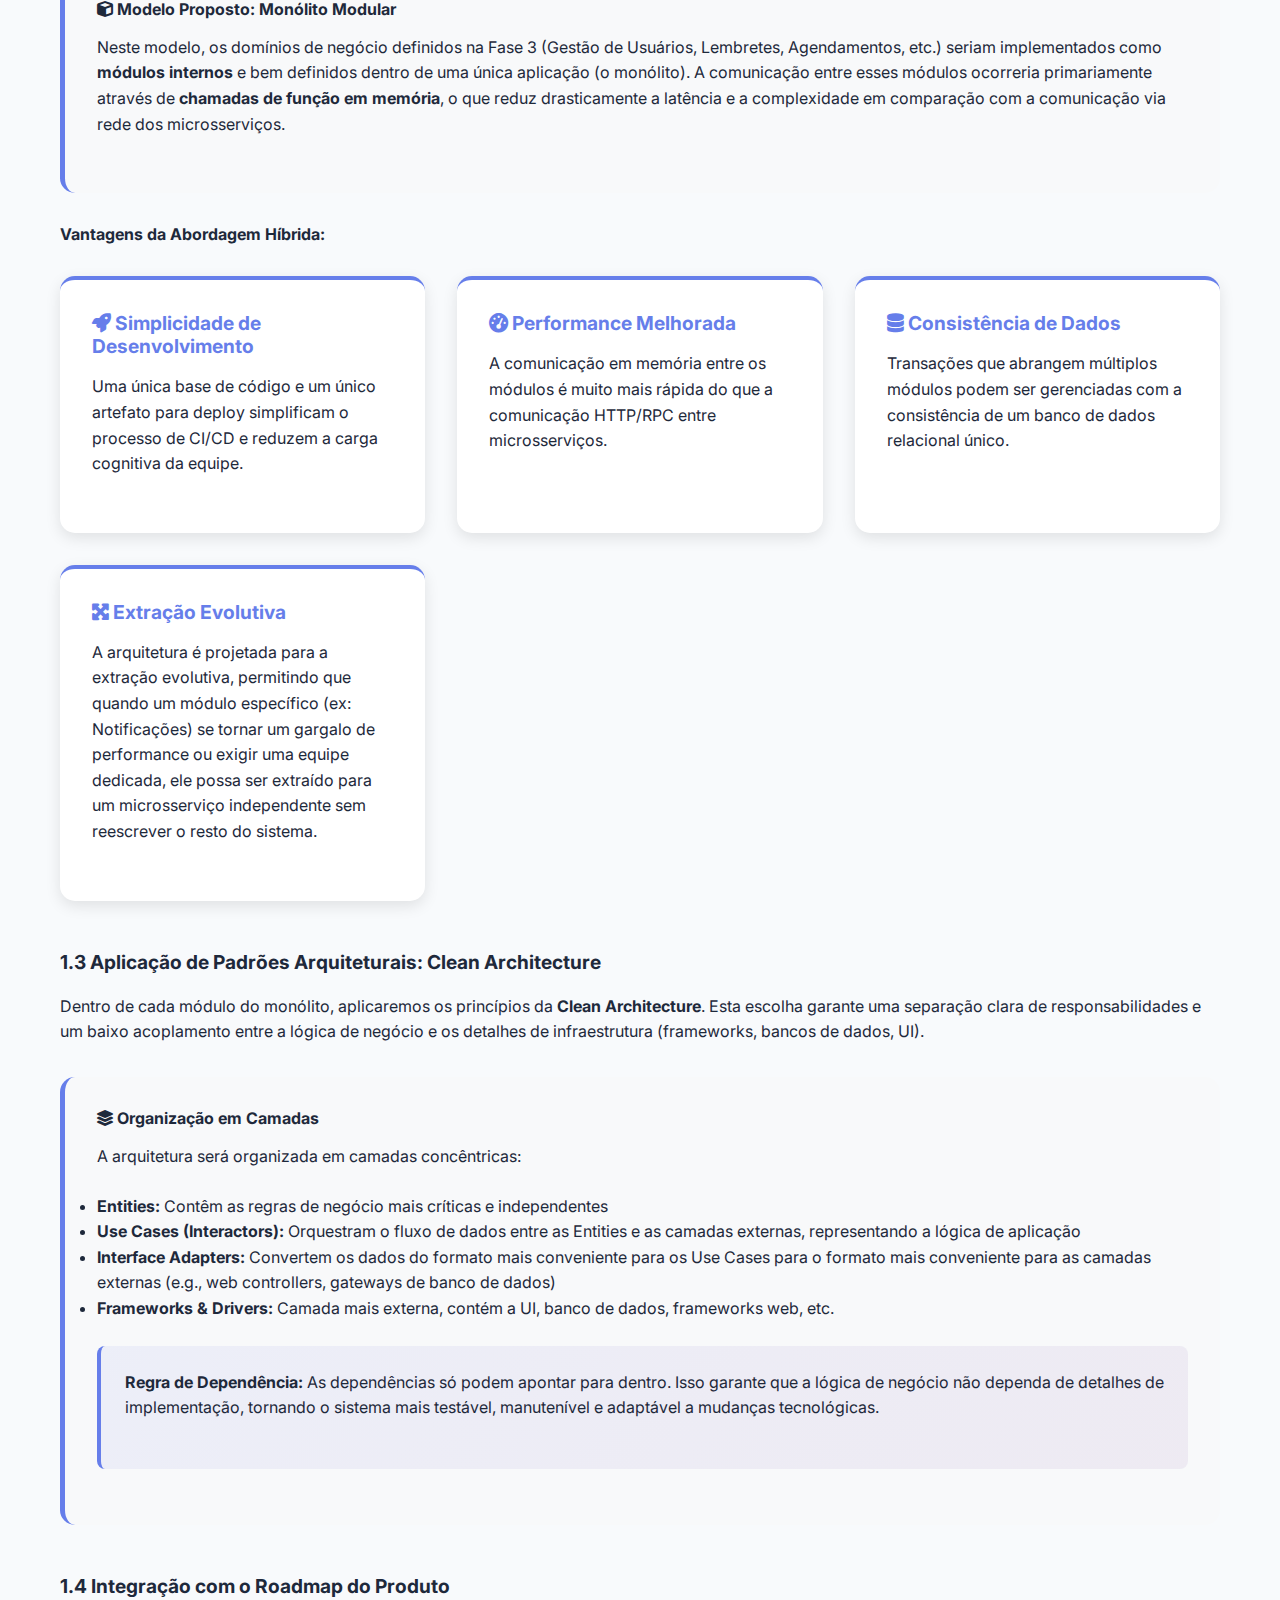
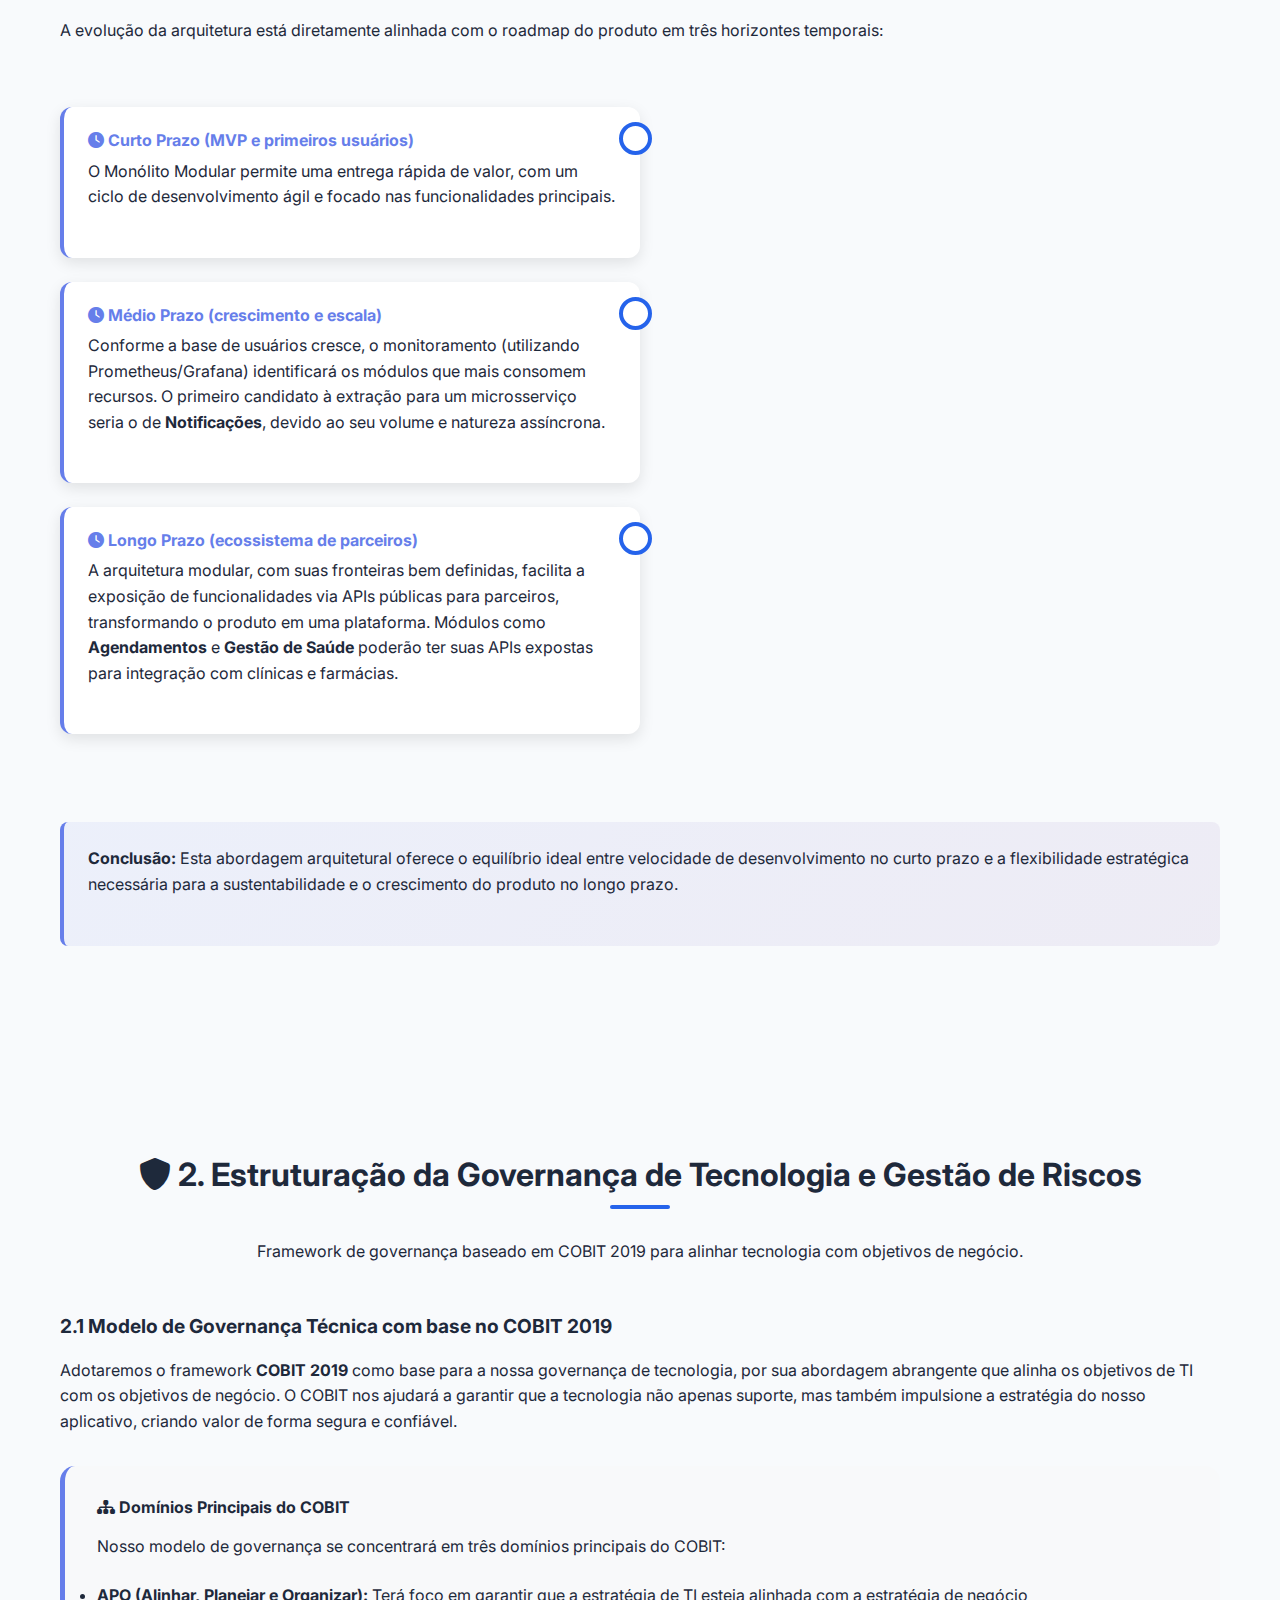
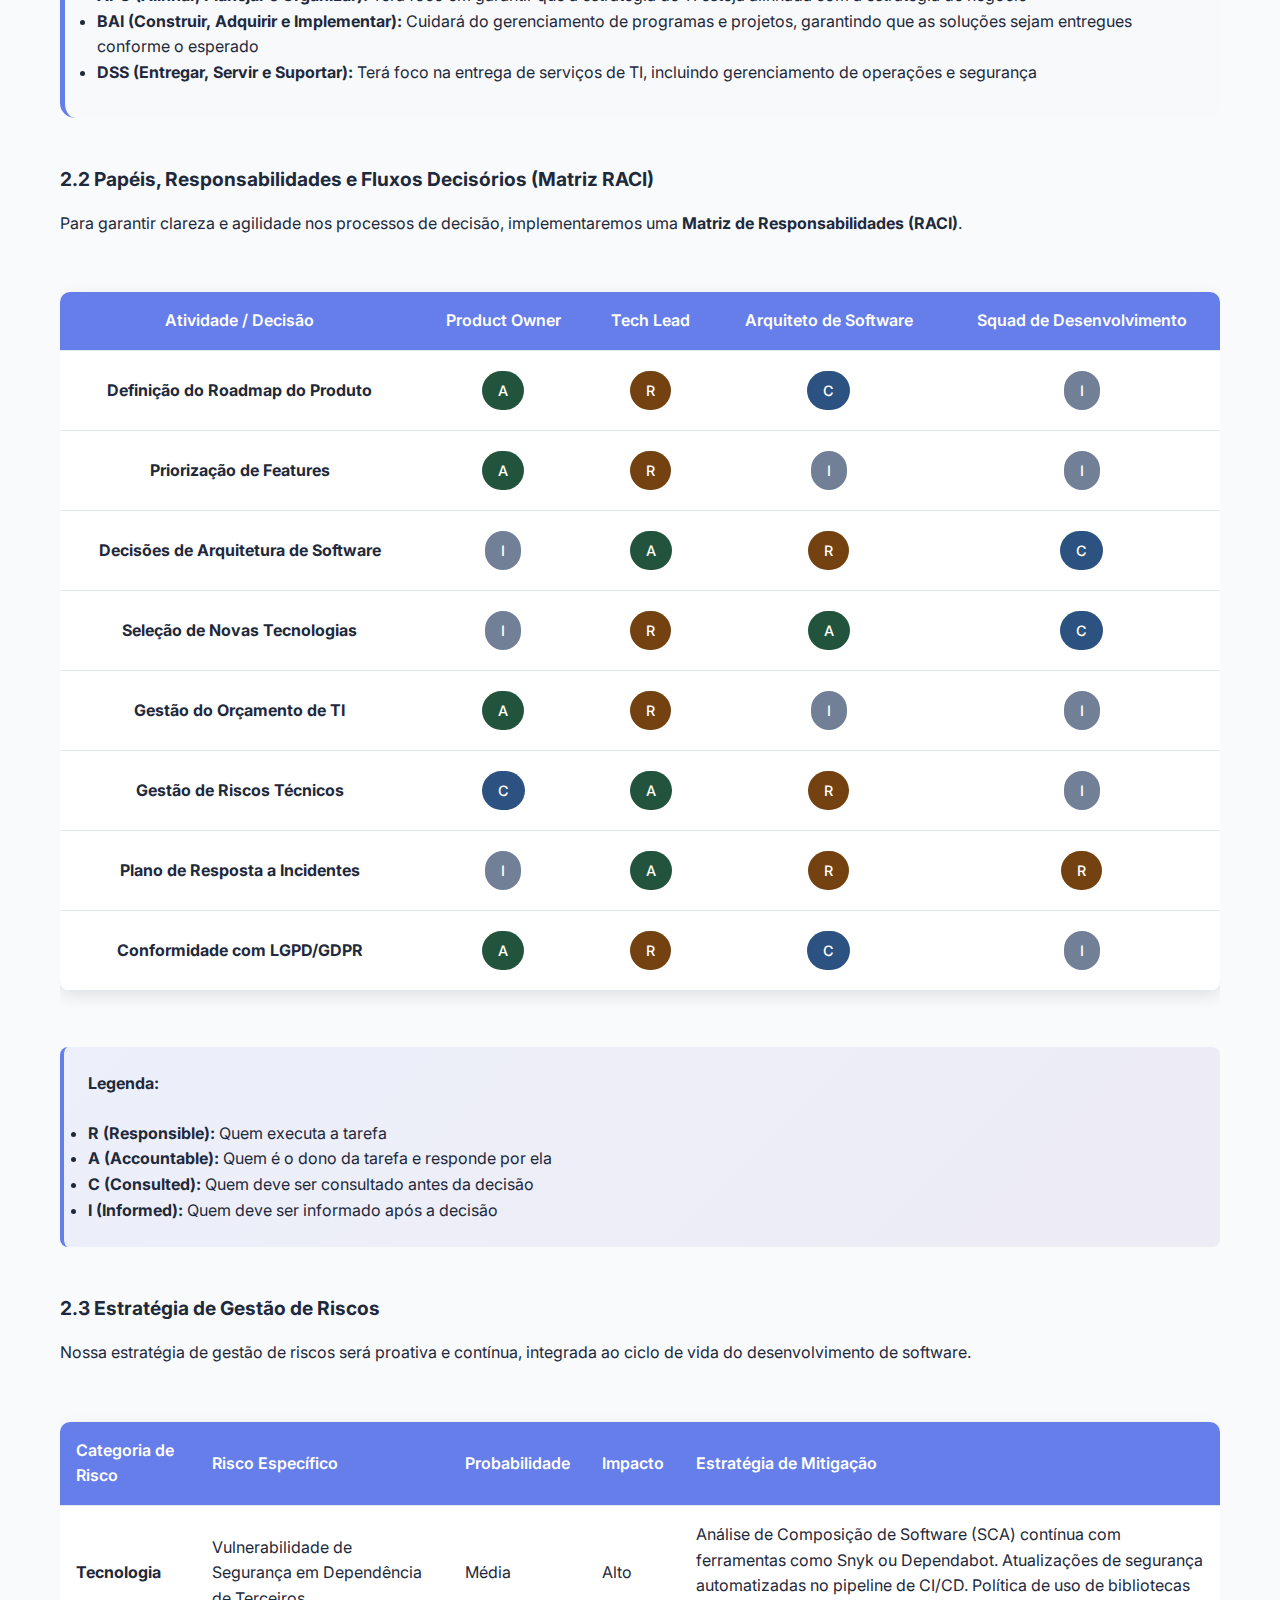
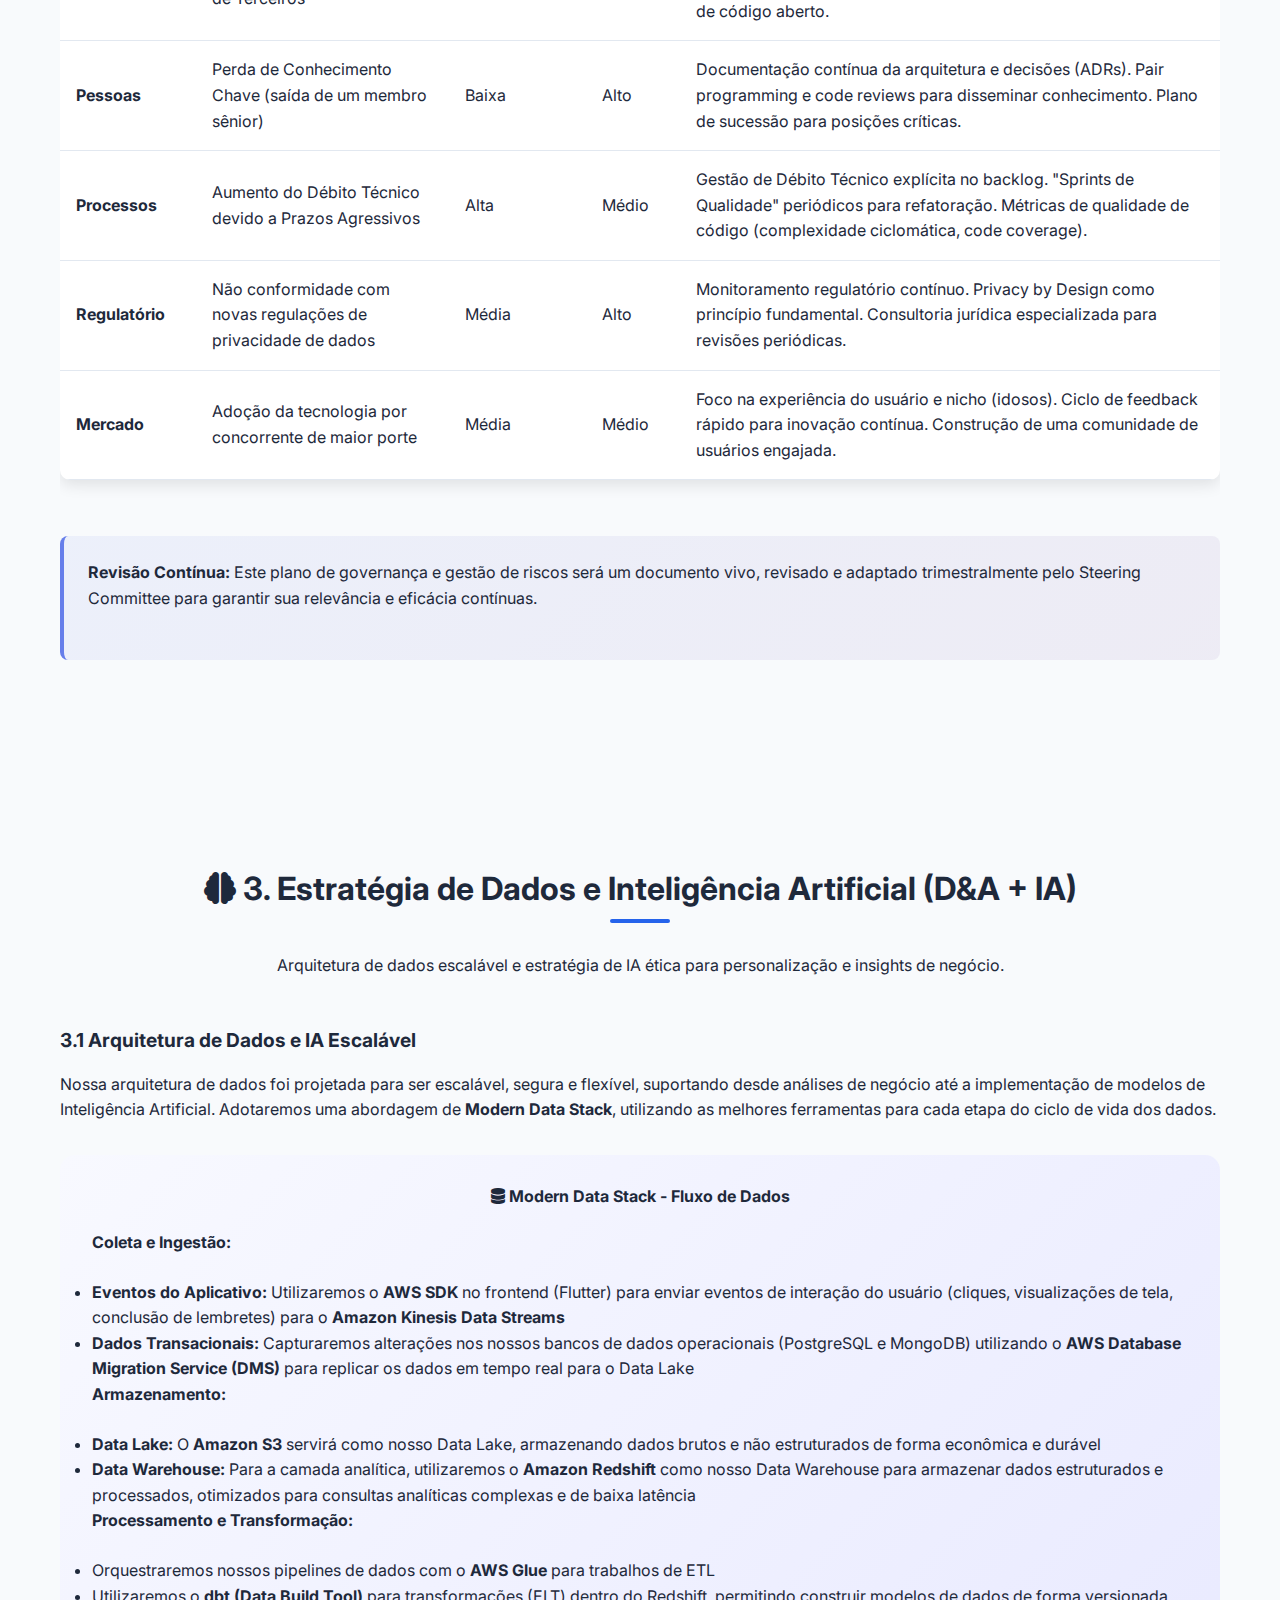
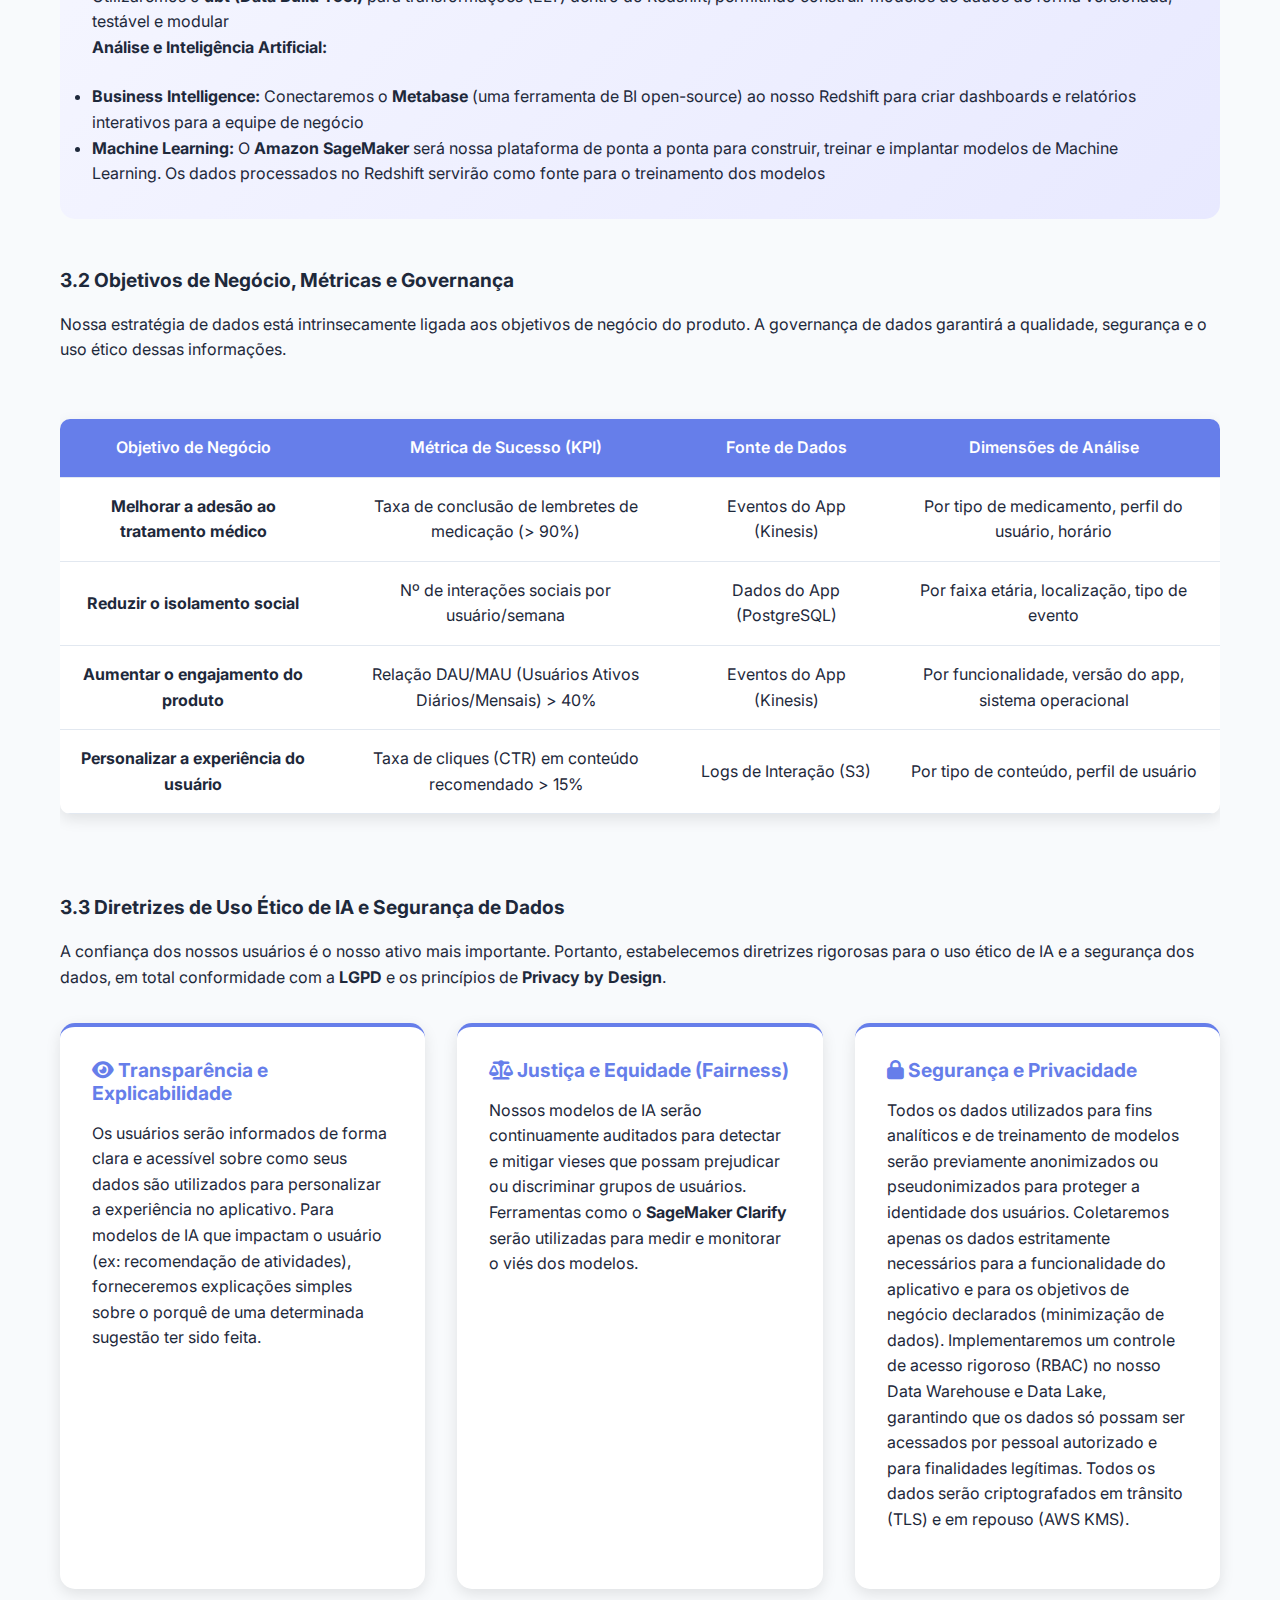
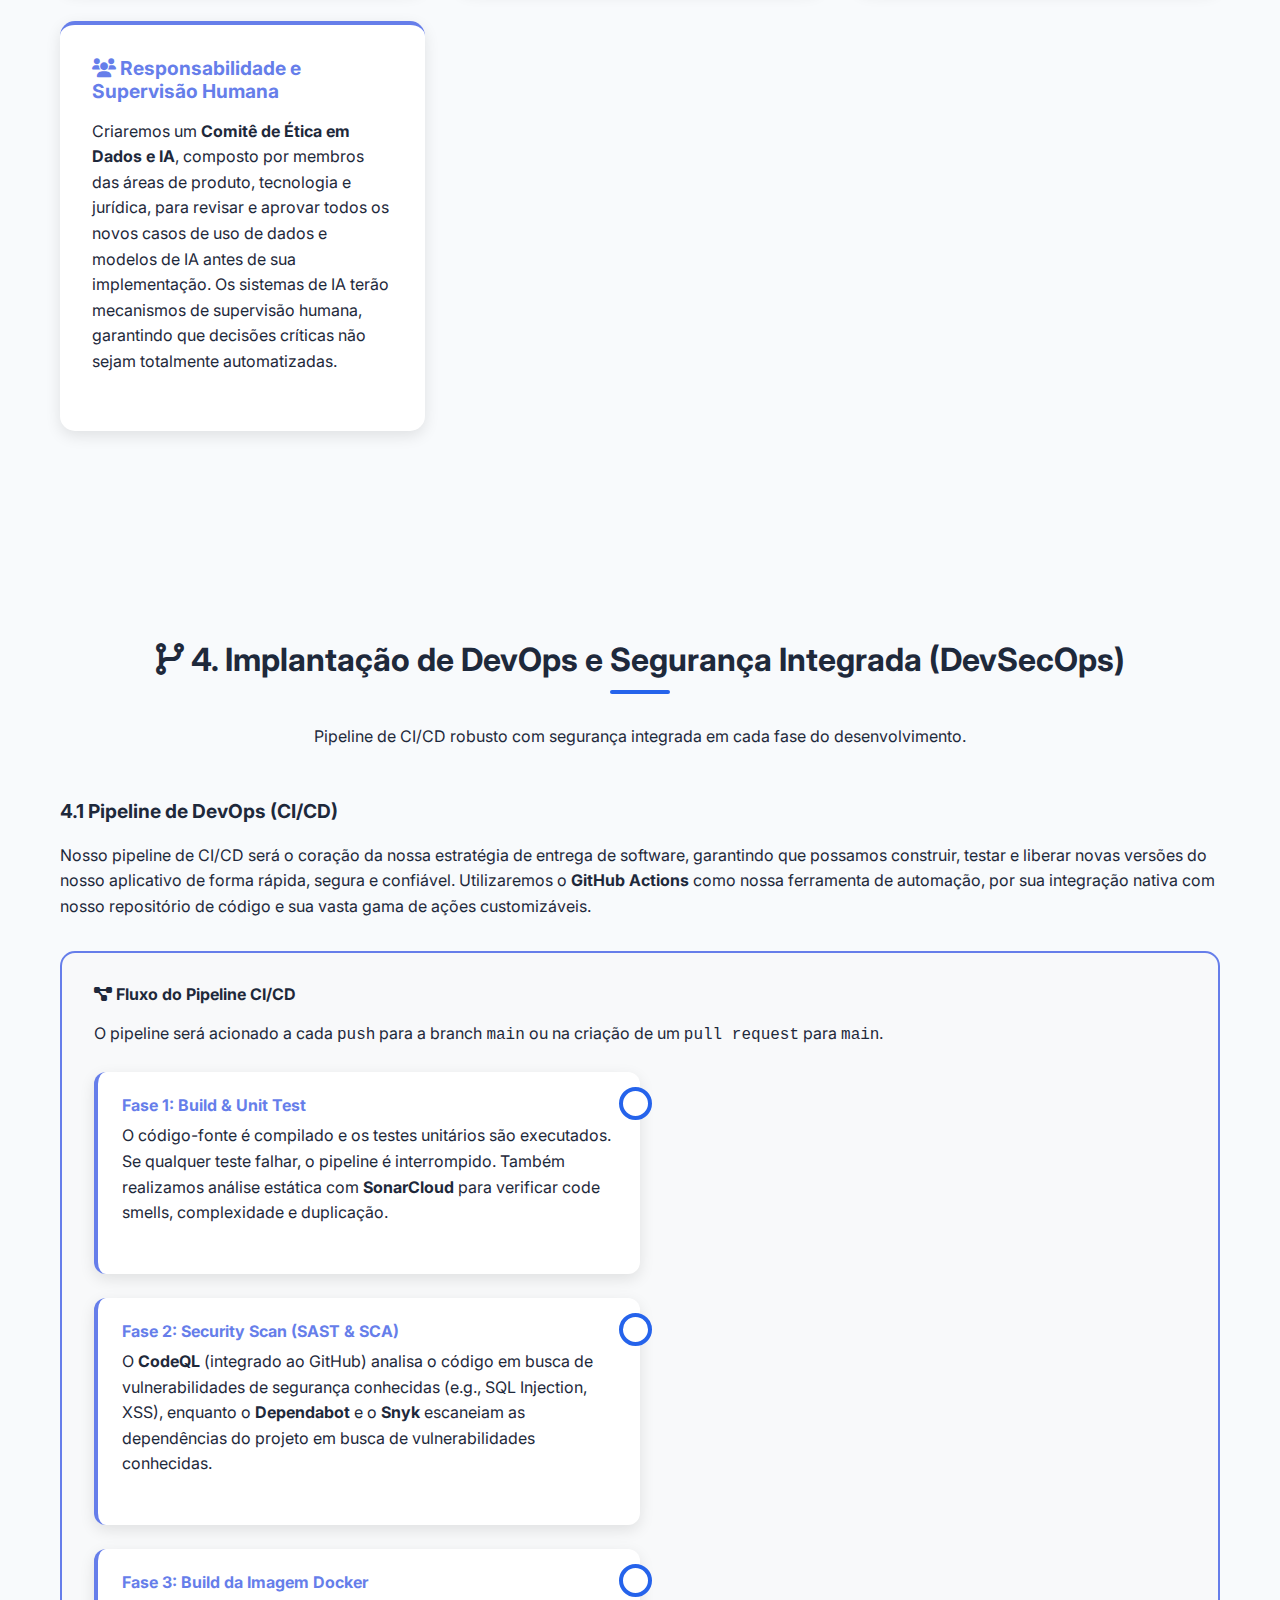
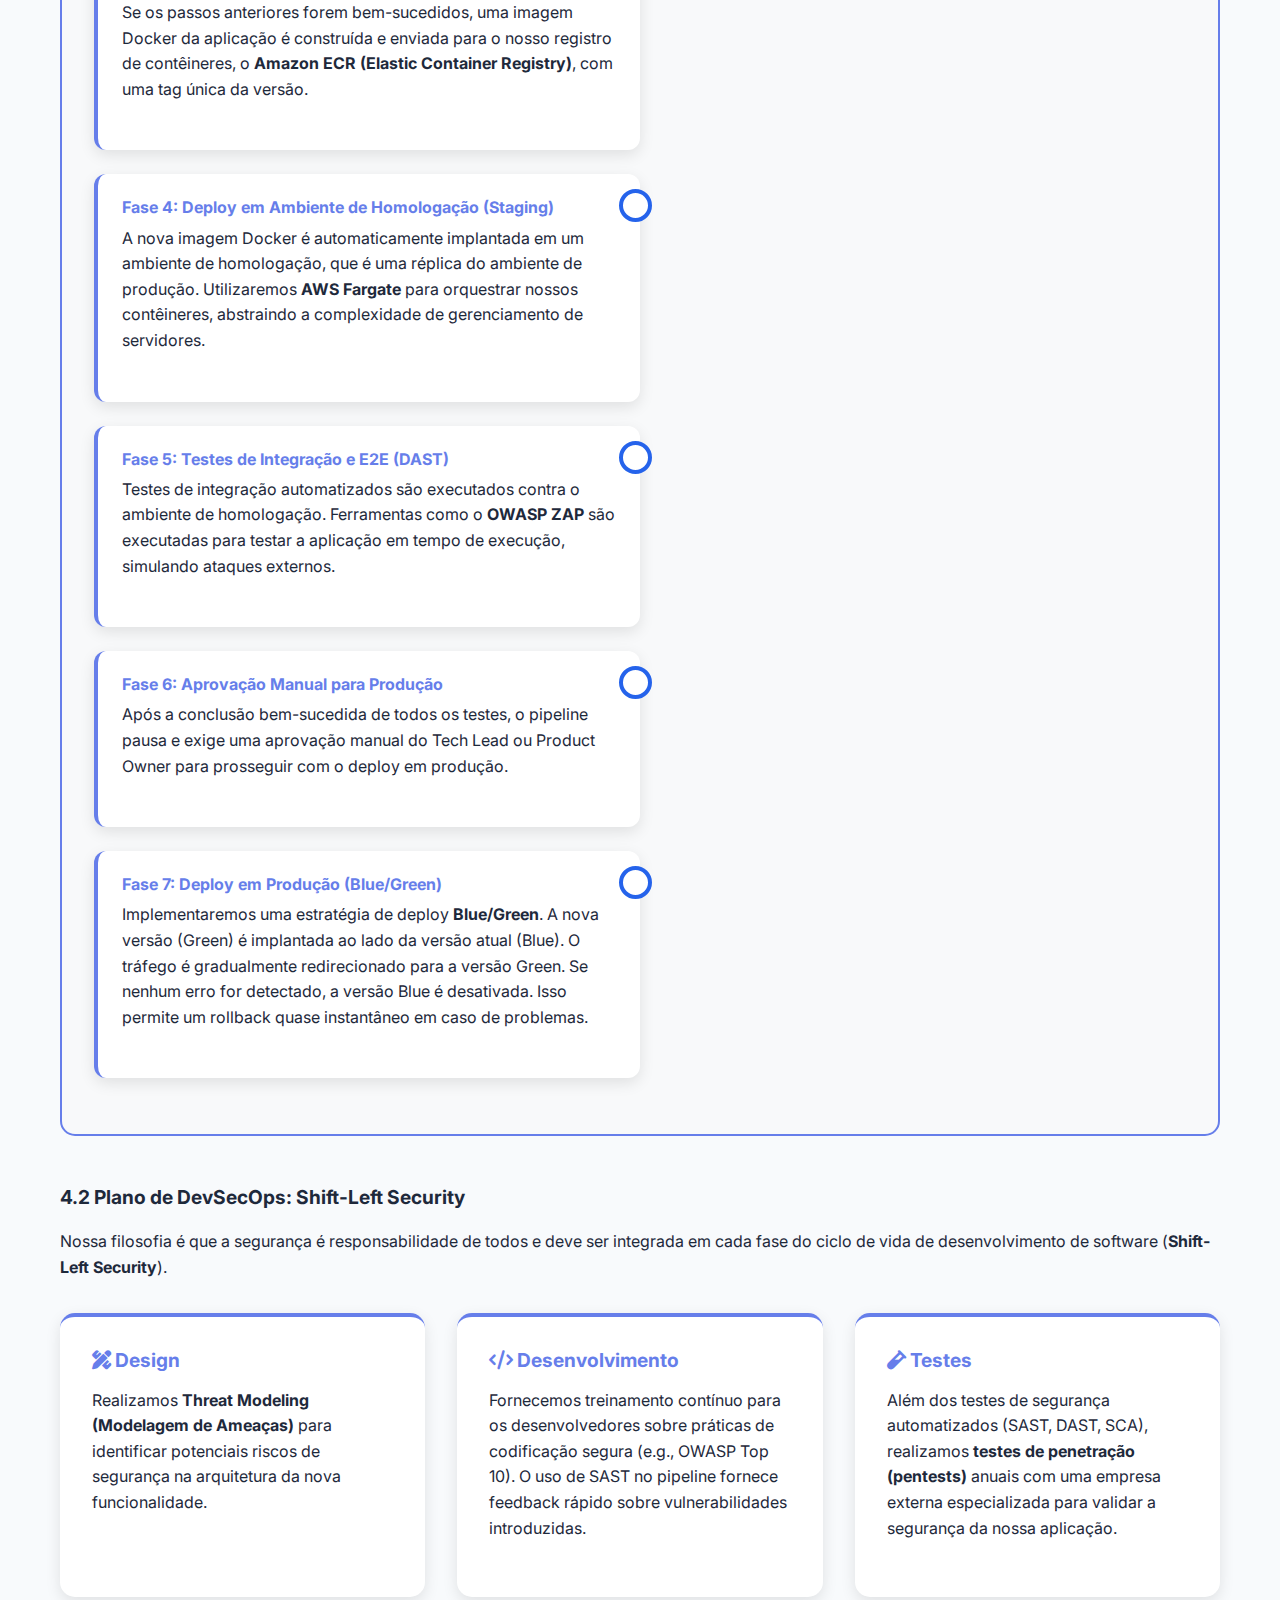
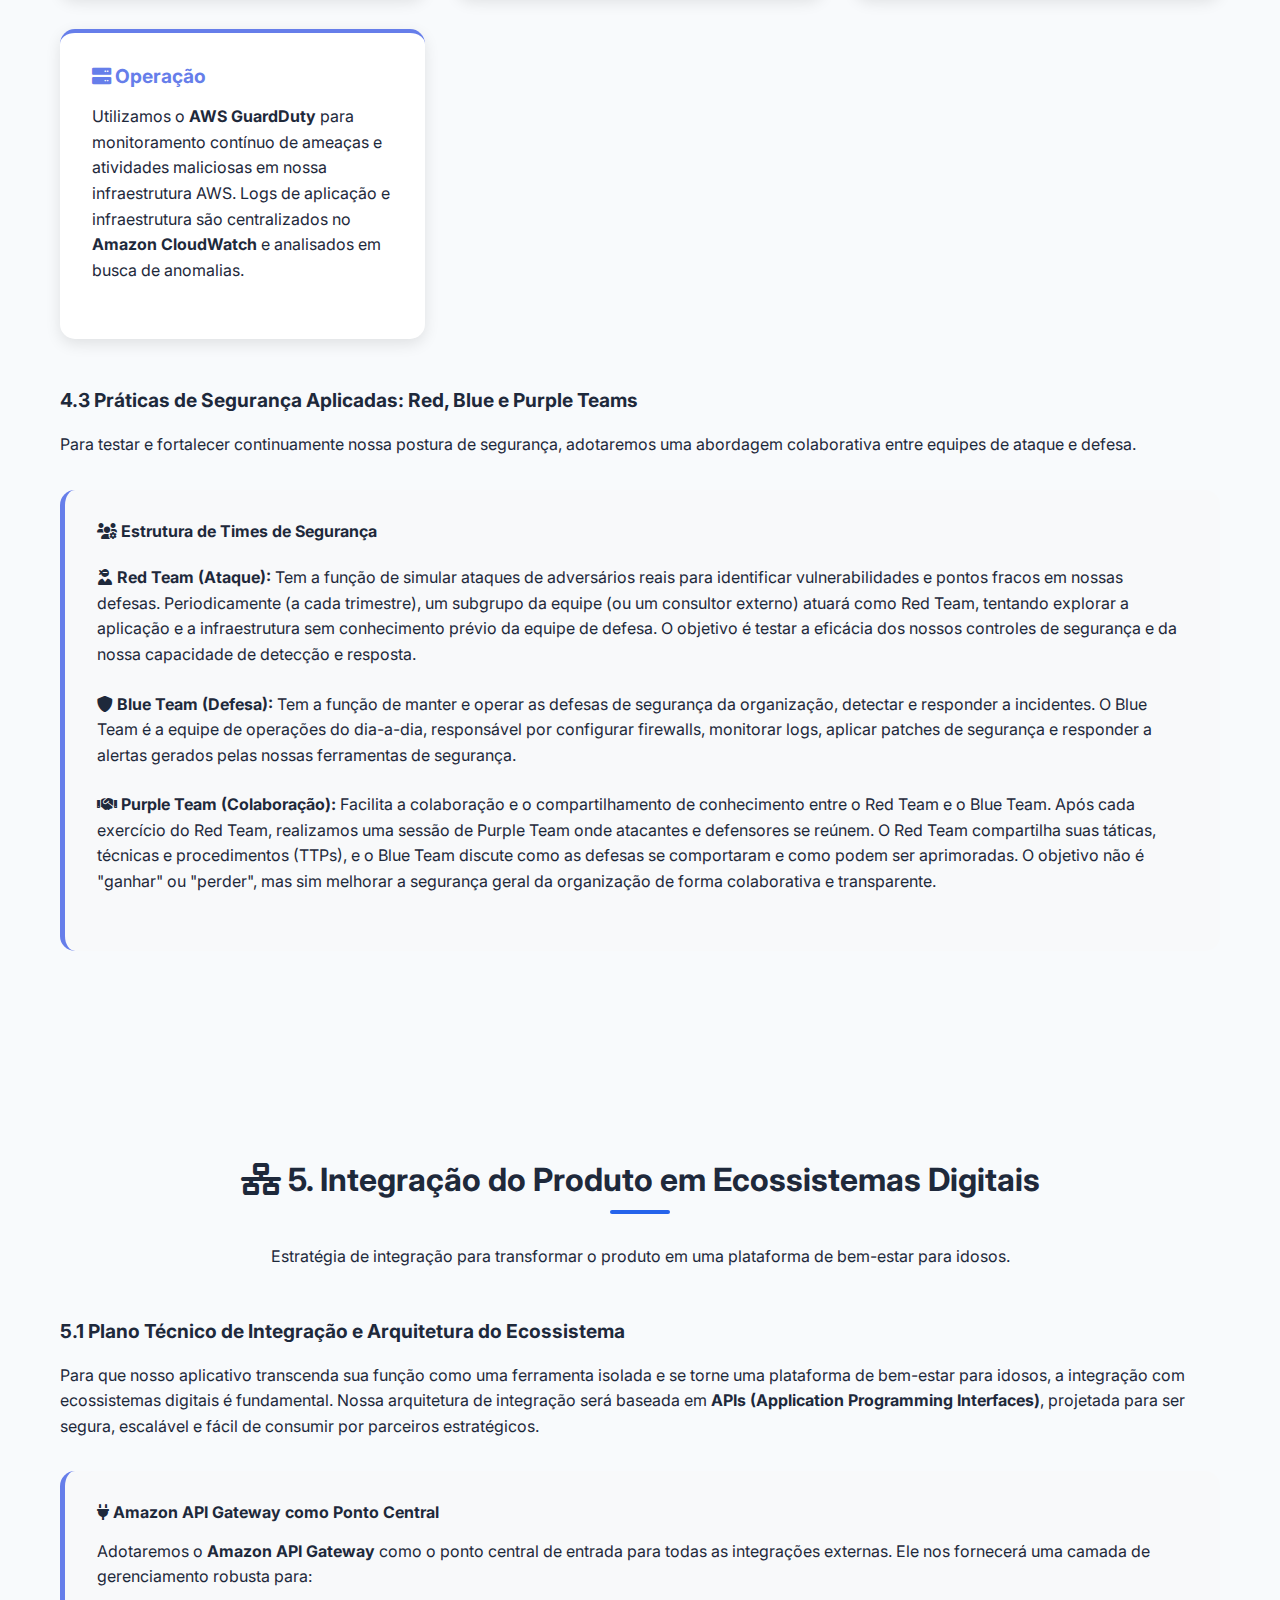
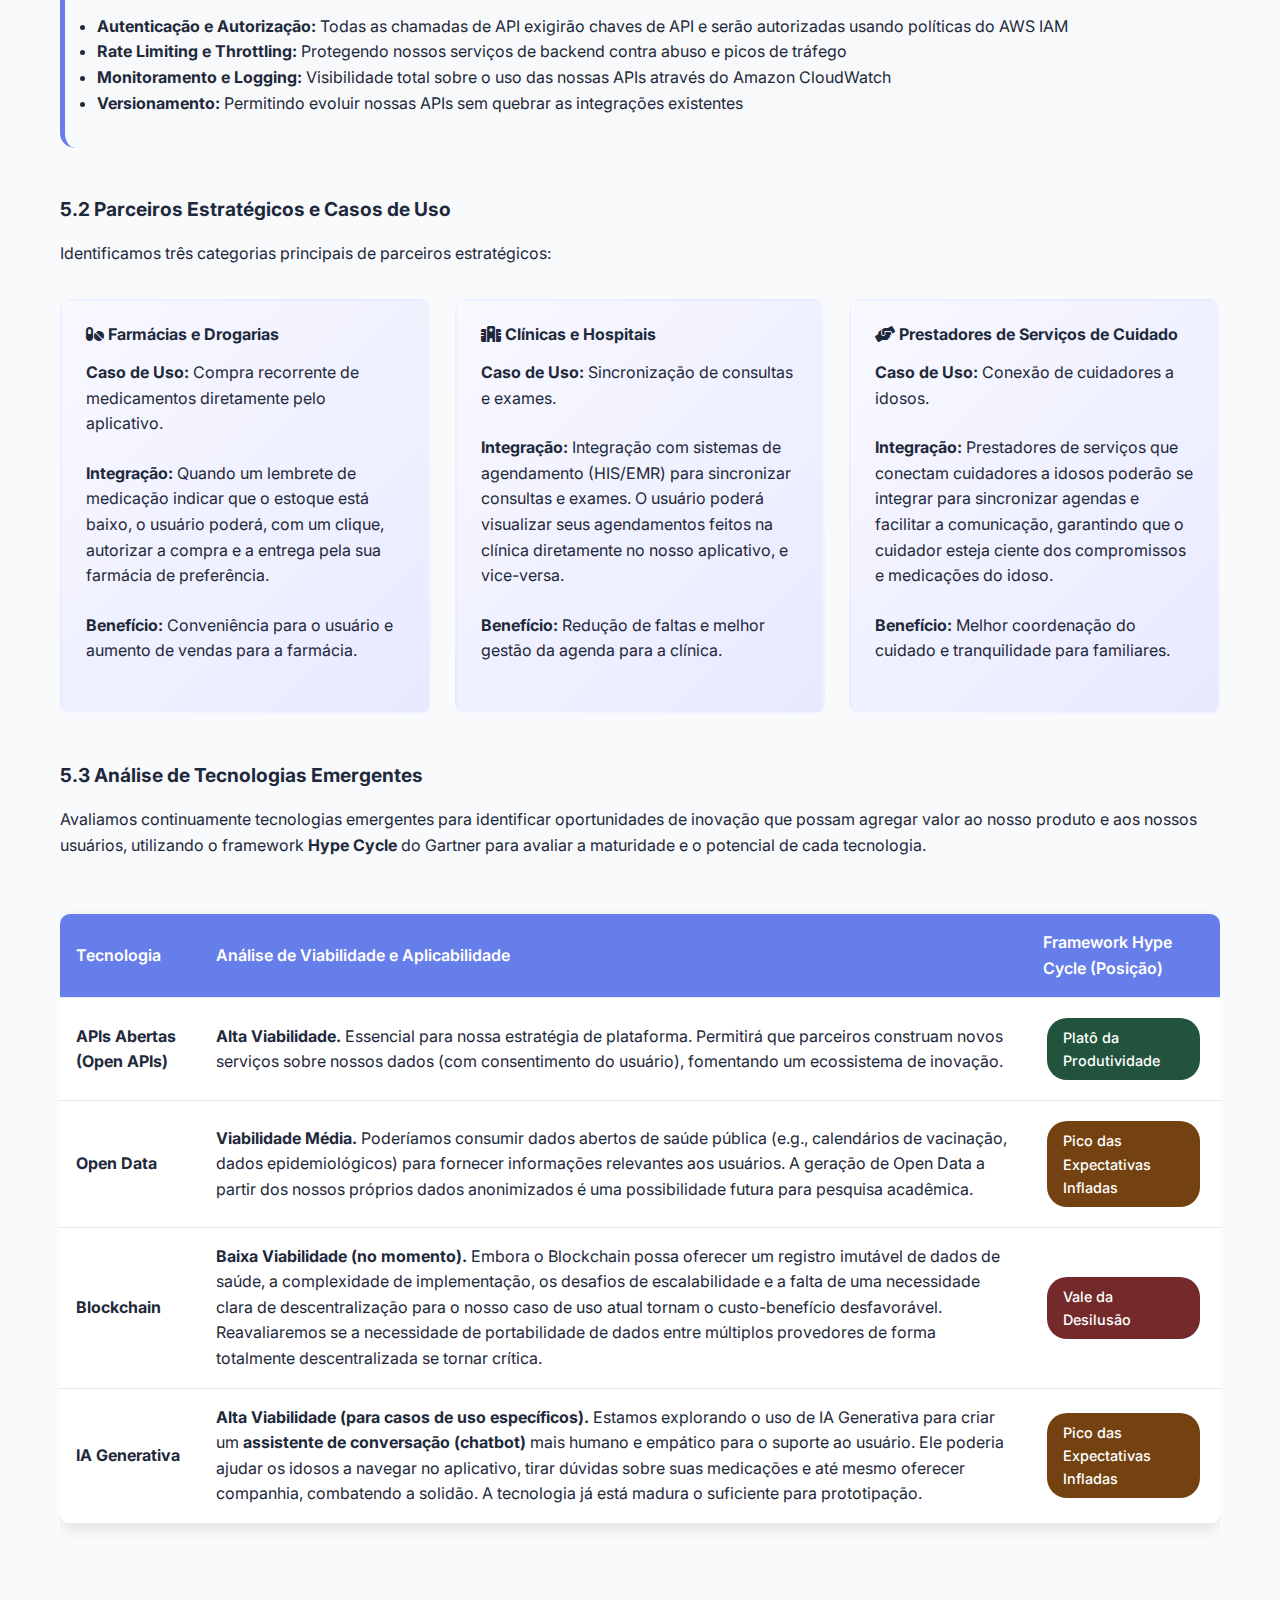
<file: fase4/index.html>
<!DOCTYPE html>
<html lang="pt-br">
<head>
    <meta charset="UTF-8">
    <meta name="viewport" content="width=device-width, initial-scale=1.0">
    <title>Tech Challenge Fase 4 - IT Product Development</title>
    <link rel="stylesheet" href="../fase1/css/styles.css">
    <link rel="stylesheet" href="https://cdnjs.cloudflare.com/ajax/libs/font-awesome/6.0.0/css/all.min.css">
    <link rel="preconnect" href="https://fonts.googleapis.com">
    <link rel="preconnect" href="https://fonts.gstatic.com" crossorigin>
    <link href="https://fonts.googleapis.com/css2?family=Inter:wght@300;400;500;600;700&display=swap" rel="stylesheet">
    <style>
        .architecture-diagram {
            background: #f8f9fa;
            border-radius: 15px;
            padding: 2rem;
            margin: 2rem 0;
            border-left: 5px solid #667eea;
        }
        
        .evolution-grid {
            display: grid;
            grid-template-columns: repeat(auto-fit, minmax(300px, 1fr));
            gap: 2rem;
            margin: 2rem 0;
        }
        
        .evolution-card {
            background: white;
            border-radius: 15px;
            padding: 2rem;
            box-shadow: 0 5px 15px rgba(0, 0, 0, 0.1);
            border-top: 4px solid #667eea;
            transition: transform 0.3s ease;
        }
        
        .evolution-card:hover {
            transform: translateY(-5px);
        }
        
        .evolution-card h4 {
            color: #667eea;
            margin-bottom: 1rem;
            font-size: 1.2rem;
        }
        
        .governance-table {
            width: 100%;
            border-collapse: collapse;
            margin: 2rem 0;
            background: white;
            border-radius: 10px;
            overflow: hidden;
            box-shadow: 0 5px 15px rgba(0, 0, 0, 0.1);
        }
        
        .governance-table th,
        .governance-table td {
            padding: 1rem;
            text-align: center;
            border-bottom: 1px solid #e2e8f0;
        }
        
        .governance-table th {
            background: #667eea;
            color: white;
            font-weight: 600;
        }
        
        .governance-table tr:hover {
            background: #f8f9ff;
        }
        
        .risk-table {
            width: 100%;
            border-collapse: collapse;
            margin: 2rem 0;
            background: white;
            border-radius: 10px;
            overflow: hidden;
            box-shadow: 0 5px 15px rgba(0, 0, 0, 0.1);
        }
        
        .risk-table th,
        .risk-table td {
            padding: 1rem;
            text-align: left;
            border-bottom: 1px solid #e2e8f0;
        }
        
        .risk-table th {
            background: #667eea;
            color: white;
            font-weight: 600;
        }
        
        .risk-table tr:hover {
            background: #f8f9ff;
        }
        
        .data-stack-diagram {
            background: linear-gradient(135deg, #f8f9ff, #e8e9ff);
            padding: 2rem;
            border-radius: 15px;
            margin: 2rem 0;
            text-align: center;
        }
        
        .pipeline-diagram {
            background: #f8f9fa;
            padding: 2rem;
            border-radius: 15px;
            margin: 2rem 0;
            border: 2px solid #667eea;
        }
        
        .integration-grid {
            display: grid;
            grid-template-columns: repeat(auto-fit, minmax(280px, 1fr));
            gap: 1.5rem;
            margin: 2rem 0;
        }
        
        .integration-card {
            background: linear-gradient(135deg, #f8f9ff, #e8e9ff);
            padding: 1.5rem;
            border-radius: 12px;
            border: 2px solid transparent;
            transition: all 0.3s ease;
        }
        
        .integration-card:hover {
            border-color: #667eea;
            transform: translateY(-3px);
        }
        
        .tech-badge {
            display: inline-block;
            background: #667eea;
            color: white;
            padding: 0.5rem 1rem;
            border-radius: 20px;
            font-size: 0.9rem;
            font-weight: 500;
            margin: 0.25rem;
        }
        
        .hype-cycle-table {
            width: 100%;
            border-collapse: collapse;
            margin: 2rem 0;
            background: white;
            border-radius: 10px;
            overflow: hidden;
            box-shadow: 0 5px 15px rgba(0, 0, 0, 0.1);
        }
        
        .hype-cycle-table th,
        .hype-cycle-table td {
            padding: 1rem;
            text-align: left;
            border-bottom: 1px solid #e2e8f0;
        }
        
        .hype-cycle-table th {
            background: #667eea;
            color: white;
            font-weight: 600;
        }
        
        .timeline-container {
            position: relative;
            padding: 2rem 0;
            margin: 2rem 0;
        }
        
        .timeline-item {
            background: white;
            border-radius: 12px;
            padding: 1.5rem;
            margin-bottom: 1.5rem;
            box-shadow: 0 5px 15px rgba(0, 0, 0, 0.1);
            border-left: 4px solid #667eea;
        }
        
        .timeline-item h4 {
            color: #667eea;
            margin-bottom: 0.5rem;
        }
        
        .highlight-box {
            background: linear-gradient(135deg, #667eea15, #764ba215);
            border-left: 4px solid #667eea;
            padding: 1.5rem;
            border-radius: 8px;
            margin: 1.5rem 0;
        }
        
        .kpi-grid {
            display: grid;
            grid-template-columns: repeat(auto-fit, minmax(250px, 1fr));
            gap: 1.5rem;
            margin: 2rem 0;
        }
        
        .kpi-card {
            background: white;
            padding: 1.5rem;
            border-radius: 12px;
            box-shadow: 0 5px 15px rgba(0, 0, 0, 0.1);
            text-align: center;
        }
        
        .kpi-value {
            font-size: 2rem;
            font-weight: 700;
            color: #667eea;
            margin: 0.5rem 0;
        }
    </style>
</head>
<body>
    <!-- Header -->
    <header>
        <div class="container">
            <nav class="navbar">
                <a href="../index.html" class="logo">Tech <span>Challenge</span> Grupo 28 (84)</a>
                <ul class="nav-links">
                    <li><a href="#intro">Introdução</a></li>
                    <li><a href="#arquitetura">Arquitetura de Software</a></li>
                    <li><a href="#governanca">Governança e Riscos</a></li>
                    <li><a href="#dados-ia">Dados e IA</a></li>
                    <li><a href="#devsecops">DevSecOps</a></li>
                    <li><a href="#ecossistema">Ecossistema Digital</a></li>
                    <li><a href="#conclusao">Conclusão</a></li>
                </ul>
                <button class="mobile-menu-btn">
                    <i class="fas fa-bars"></i>
                </button>
            </nav>
        </div>
    </header>

    <!-- Hero Section -->
    <section class="hero" id="intro">
        <div class="container">
            <div class="hero-content">
                <div class="hero-text animate-on-scroll">
                    <h1>Tech Challenge <span>Fase 4</span></h1>
                    <h2 style="color: #667eea; margin-bottom: 1rem;">IT Product Development</h2>
                    <p>Consolidação técnica da Fase 4 do Tech Challenge, onde assumimos o papel de <strong>Tech Manager</strong> para fortalecer o alicerce técnico do nosso produto: um aplicativo móvel focado em promover autonomia e independência para idosos através da gestão de suas atividades diárias.</p>
                    
                    <div class="highlight-box">
                        <p><strong>Contexto:</strong> Nas fases anteriores, validamos a dor do usuário (Fase 1), estruturamos a equipe e o planejamento financeiro (Fase 2), e definimos a arquitetura inicial e conformidade regulatória (Fase 3). Agora, evoluímos essas bases para garantir robustez, segurança, escalabilidade e integração com o ecossistema digital.</p>
                    </div>
                    
                    <!-- Botão Voltar ao Início -->
                    <div class="back-button-container" style="margin: 20px 0;">
                        <a href="../index.html" class="back-button" style="display: inline-block; background: linear-gradient(135deg, #667eea, #764ba2); color: white; text-decoration: none; padding: 12px 24px; border-radius: 25px; font-weight: 500; transition: all 0.3s ease; font-size: 16px;">
                            ← Voltar ao Início
                        </a>
                    </div>
                </div>
            </div>
        </div>
    </section>

    <!-- Seção 1: Evolução da Arquitetura de Software -->
    <section id="arquitetura" class="section-bg">
        <div class="container">
            <div class="section-title">
                <h2><i class="fas fa-project-diagram"></i> 1. Evolução da Arquitetura de Software</h2>
                <p>Proposta de evolução arquitetural para equilibrar simplicidade operacional com flexibilidade estratégica de longo prazo.</p>
            </div>

            <div class="design-thinking-item animate-on-scroll">
                <h3>1.1 Avaliação da Arquitetura Atual</h3>
                <p>A arquitetura definida na Fase 3 estabeleceu uma base sólida utilizando microsserviços, com um frontend multiplataforma em <strong>Flutter</strong>, backend hospedado na <strong>AWS</strong>, e uma combinação de bancos de dados NoSQL (<strong>MongoDB</strong>) e SQL (<strong>PostgreSQL</strong>). Esta abordagem, embora robusta, apresenta desafios em termos de complexidade operacional, especialmente para uma equipe em crescimento e um produto em estágio inicial de mercado.</p>
                
                <div class="highlight-box">
                    <p><strong>Desafio Principal:</strong> O custo de coordenação entre múltiplos microsserviços para funcionalidades que atravessam diferentes domínios. Para o MVP e as fases iniciais de crescimento, essa granularidade pode introduzir uma sobrecarga de desenvolvimento e manutenção que não se traduz diretamente em valor para o usuário.</p>
                </div>
            </div>

            <div class="design-thinking-item animate-on-scroll">
                <h3>1.2 Proposta de Evolução: Arquitetura Híbrida com Modular Monolith</h3>
                <p>Propomos uma evolução para um modelo de <strong>Arquitetura Híbrida</strong>, adotando um <strong>Monólito Modular (Modular Monolith)</strong> como o núcleo do sistema, enquanto mantemos a possibilidade de extrair serviços para microsserviços independentes conforme a necessidade de escala e complexidade de domínios específicos.</p>
                
                <div class="architecture-diagram">
                    <h4><i class="fas fa-cube"></i> Modelo Proposto: Monólito Modular</h4>
                    <p>Neste modelo, os domínios de negócio definidos na Fase 3 (Gestão de Usuários, Lembretes, Agendamentos, etc.) seriam implementados como <strong>módulos internos</strong> e bem definidos dentro de uma única aplicação (o monólito). A comunicação entre esses módulos ocorreria primariamente através de <strong>chamadas de função em memória</strong>, o que reduz drasticamente a latência e a complexidade em comparação com a comunicação via rede dos microsserviços.</p>
                </div>

                <h4>Vantagens da Abordagem Híbrida:</h4>
                <div class="evolution-grid">
                    <div class="evolution-card">
                        <h4><i class="fas fa-rocket"></i> Simplicidade de Desenvolvimento</h4>
                        <p>Uma única base de código e um único artefato para deploy simplificam o processo de CI/CD e reduzem a carga cognitiva da equipe.</p>
                    </div>
                    
                    <div class="evolution-card">
                        <h4><i class="fas fa-tachometer-alt"></i> Performance Melhorada</h4>
                        <p>A comunicação em memória entre os módulos é muito mais rápida do que a comunicação HTTP/RPC entre microsserviços.</p>
                    </div>
                    
                    <div class="evolution-card">
                        <h4><i class="fas fa-database"></i> Consistência de Dados</h4>
                        <p>Transações que abrangem múltiplos módulos podem ser gerenciadas com a consistência de um banco de dados relacional único.</p>
                    </div>
                    
                    <div class="evolution-card">
                        <h4><i class="fas fa-expand-arrows-alt"></i> Extração Evolutiva</h4>
                        <p>A arquitetura é projetada para a extração evolutiva, permitindo que quando um módulo específico (ex: Notificações) se tornar um gargalo de performance ou exigir uma equipe dedicada, ele possa ser extraído para um microsserviço independente sem reescrever o resto do sistema.</p>
                    </div>
                </div>
            </div>

            <div class="design-thinking-item animate-on-scroll">
                <h3>1.3 Aplicação de Padrões Arquiteturais: Clean Architecture</h3>
                <p>Dentro de cada módulo do monólito, aplicaremos os princípios da <strong>Clean Architecture</strong>. Esta escolha garante uma separação clara de responsabilidades e um baixo acoplamento entre a lógica de negócio e os detalhes de infraestrutura (frameworks, bancos de dados, UI).</p>
                
                <div class="architecture-diagram">
                    <h4><i class="fas fa-layer-group"></i> Organização em Camadas</h4>
                    <p>A arquitetura será organizada em camadas concêntricas:</p>
                    <ul>
                        <li><strong>Entities:</strong> Contêm as regras de negócio mais críticas e independentes</li>
                        <li><strong>Use Cases (Interactors):</strong> Orquestram o fluxo de dados entre as Entities e as camadas externas, representando a lógica de aplicação</li>
                        <li><strong>Interface Adapters:</strong> Convertem os dados do formato mais conveniente para os Use Cases para o formato mais conveniente para as camadas externas (e.g., web controllers, gateways de banco de dados)</li>
                        <li><strong>Frameworks & Drivers:</strong> Camada mais externa, contém a UI, banco de dados, frameworks web, etc.</li>
                    </ul>
                    
                    <div class="highlight-box">
                        <p><strong>Regra de Dependência:</strong> As dependências só podem apontar para dentro. Isso garante que a lógica de negócio não dependa de detalhes de implementação, tornando o sistema mais testável, manutenível e adaptável a mudanças tecnológicas.</p>
                    </div>
                </div>
            </div>

            <div class="design-thinking-item animate-on-scroll">
                <h3>1.4 Integração com o Roadmap do Produto</h3>
                <p>A evolução da arquitetura está diretamente alinhada com o roadmap do produto em três horizontes temporais:</p>
                
                <div class="timeline-container">
                    <div class="timeline-item">
                        <h4><i class="fas fa-clock"></i> Curto Prazo (MVP e primeiros usuários)</h4>
                        <p>O Monólito Modular permite uma entrega rápida de valor, com um ciclo de desenvolvimento ágil e focado nas funcionalidades principais.</p>
                    </div>
                    
                    <div class="timeline-item">
                        <h4><i class="fas fa-clock"></i> Médio Prazo (crescimento e escala)</h4>
                        <p>Conforme a base de usuários cresce, o monitoramento (utilizando Prometheus/Grafana) identificará os módulos que mais consomem recursos. O primeiro candidato à extração para um microsserviço seria o de <strong>Notificações</strong>, devido ao seu volume e natureza assíncrona.</p>
                    </div>
                    
                    <div class="timeline-item">
                        <h4><i class="fas fa-clock"></i> Longo Prazo (ecossistema de parceiros)</h4>
                        <p>A arquitetura modular, com suas fronteiras bem definidas, facilita a exposição de funcionalidades via APIs públicas para parceiros, transformando o produto em uma plataforma. Módulos como <strong>Agendamentos</strong> e <strong>Gestão de Saúde</strong> poderão ter suas APIs expostas para integração com clínicas e farmácias.</p>
                    </div>
                </div>
                
                <div class="highlight-box">
                    <p><strong>Conclusão:</strong> Esta abordagem arquitetural oferece o equilíbrio ideal entre velocidade de desenvolvimento no curto prazo e a flexibilidade estratégica necessária para a sustentabilidade e o crescimento do produto no longo prazo.</p>
                </div>
            </div>
        </div>
    </section>

    <!-- Seção 2: Governança de Tecnologia e Gestão de Riscos -->
    <section id="governanca">
        <div class="container">
            <div class="section-title">
                <h2><i class="fas fa-shield-alt"></i> 2. Estruturação da Governança de Tecnologia e Gestão de Riscos</h2>
                <p>Framework de governança baseado em COBIT 2019 para alinhar tecnologia com objetivos de negócio.</p>
            </div>

            <div class="design-thinking-item animate-on-scroll">
                <h3>2.1 Modelo de Governança Técnica com base no COBIT 2019</h3>
                <p>Adotaremos o framework <strong>COBIT 2019</strong> como base para a nossa governança de tecnologia, por sua abordagem abrangente que alinha os objetivos de TI com os objetivos de negócio. O COBIT nos ajudará a garantir que a tecnologia não apenas suporte, mas também impulsione a estratégia do nosso aplicativo, criando valor de forma segura e confiável.</p>
                
                <div class="architecture-diagram">
                    <h4><i class="fas fa-sitemap"></i> Domínios Principais do COBIT</h4>
                    <p>Nosso modelo de governança se concentrará em três domínios principais do COBIT:</p>
                    <ul>
                        <li><strong>APO (Alinhar, Planejar e Organizar):</strong> Terá foco em garantir que a estratégia de TI esteja alinhada com a estratégia de negócio</li>
                        <li><strong>BAI (Construir, Adquirir e Implementar):</strong> Cuidará do gerenciamento de programas e projetos, garantindo que as soluções sejam entregues conforme o esperado</li>
                        <li><strong>DSS (Entregar, Servir e Suportar):</strong> Terá foco na entrega de serviços de TI, incluindo gerenciamento de operações e segurança</li>
                    </ul>
                </div>
            </div>

            <div class="design-thinking-item animate-on-scroll">
                <h3>2.2 Papéis, Responsabilidades e Fluxos Decisórios (Matriz RACI)</h3>
                <p>Para garantir clareza e agilidade nos processos de decisão, implementaremos uma <strong>Matriz de Responsabilidades (RACI)</strong>.</p>
                
                <div style="overflow-x: auto;">
                    <table class="governance-table">
                        <thead>
                            <tr>
                                <th>Atividade / Decisão</th>
                                <th>Product Owner</th>
                                <th>Tech Lead</th>
                                <th>Arquiteto de Software</th>
                                <th>Squad de Desenvolvimento</th>
                            </tr>
                        </thead>
                        <tbody>
                            <tr>
                                <td><strong>Definição do Roadmap do Produto</strong></td>
                                <td><span class="tech-badge" style="background: #22543d;">A</span></td>
                                <td><span class="tech-badge" style="background: #744210;">R</span></td>
                                <td><span class="tech-badge" style="background: #2c5282;">C</span></td>
                                <td><span class="tech-badge" style="background: #718096;">I</span></td>
                            </tr>
                            <tr>
                                <td><strong>Priorização de Features</strong></td>
                                <td><span class="tech-badge" style="background: #22543d;">A</span></td>
                                <td><span class="tech-badge" style="background: #744210;">R</span></td>
                                <td><span class="tech-badge" style="background: #718096;">I</span></td>
                                <td><span class="tech-badge" style="background: #718096;">I</span></td>
                            </tr>
                            <tr>
                                <td><strong>Decisões de Arquitetura de Software</strong></td>
                                <td><span class="tech-badge" style="background: #718096;">I</span></td>
                                <td><span class="tech-badge" style="background: #22543d;">A</span></td>
                                <td><span class="tech-badge" style="background: #744210;">R</span></td>
                                <td><span class="tech-badge" style="background: #2c5282;">C</span></td>
                            </tr>
                            <tr>
                                <td><strong>Seleção de Novas Tecnologias</strong></td>
                                <td><span class="tech-badge" style="background: #718096;">I</span></td>
                                <td><span class="tech-badge" style="background: #744210;">R</span></td>
                                <td><span class="tech-badge" style="background: #22543d;">A</span></td>
                                <td><span class="tech-badge" style="background: #2c5282;">C</span></td>
                            </tr>
                            <tr>
                                <td><strong>Gestão do Orçamento de TI</strong></td>
                                <td><span class="tech-badge" style="background: #22543d;">A</span></td>
                                <td><span class="tech-badge" style="background: #744210;">R</span></td>
                                <td><span class="tech-badge" style="background: #718096;">I</span></td>
                                <td><span class="tech-badge" style="background: #718096;">I</span></td>
                            </tr>
                            <tr>
                                <td><strong>Gestão de Riscos Técnicos</strong></td>
                                <td><span class="tech-badge" style="background: #2c5282;">C</span></td>
                                <td><span class="tech-badge" style="background: #22543d;">A</span></td>
                                <td><span class="tech-badge" style="background: #744210;">R</span></td>
                                <td><span class="tech-badge" style="background: #718096;">I</span></td>
                            </tr>
                            <tr>
                                <td><strong>Plano de Resposta a Incidentes</strong></td>
                                <td><span class="tech-badge" style="background: #718096;">I</span></td>
                                <td><span class="tech-badge" style="background: #22543d;">A</span></td>
                                <td><span class="tech-badge" style="background: #744210;">R</span></td>
                                <td><span class="tech-badge" style="background: #744210;">R</span></td>
                            </tr>
                            <tr>
                                <td><strong>Conformidade com LGPD/GDPR</strong></td>
                                <td><span class="tech-badge" style="background: #22543d;">A</span></td>
                                <td><span class="tech-badge" style="background: #744210;">R</span></td>
                                <td><span class="tech-badge" style="background: #2c5282;">C</span></td>
                                <td><span class="tech-badge" style="background: #718096;">I</span></td>
                            </tr>
                        </tbody>
                    </table>
                </div>
                
                <div class="highlight-box" style="margin-top: 1.5rem;">
                    <p><strong>Legenda:</strong></p>
                    <ul>
                        <li><strong>R (Responsible):</strong> Quem executa a tarefa</li>
                        <li><strong>A (Accountable):</strong> Quem é o dono da tarefa e responde por ela</li>
                        <li><strong>C (Consulted):</strong> Quem deve ser consultado antes da decisão</li>
                        <li><strong>I (Informed):</strong> Quem deve ser informado após a decisão</li>
                    </ul>
                </div>
            </div>

            <div class="design-thinking-item animate-on-scroll">
                <h3>2.3 Estratégia de Gestão de Riscos</h3>
                <p>Nossa estratégia de gestão de riscos será proativa e contínua, integrada ao ciclo de vida do desenvolvimento de software.</p>
                
                <div style="overflow-x: auto;">
                    <table class="risk-table">
                        <thead>
                            <tr>
                                <th>Categoria de Risco</th>
                                <th>Risco Específico</th>
                                <th>Probabilidade</th>
                                <th>Impacto</th>
                                <th>Estratégia de Mitigação</th>
                            </tr>
                        </thead>
                        <tbody>
                            <tr>
                                <td><strong>Tecnologia</strong></td>
                                <td>Vulnerabilidade de Segurança em Dependência de Terceiros</td>
                                <td>Média</td>
                                <td>Alto</td>
                                <td>Análise de Composição de Software (SCA) contínua com ferramentas como Snyk ou Dependabot. Atualizações de segurança automatizadas no pipeline de CI/CD. Política de uso de bibliotecas de código aberto.</td>
                            </tr>
                            <tr>
                                <td><strong>Pessoas</strong></td>
                                <td>Perda de Conhecimento Chave (saída de um membro sênior)</td>
                                <td>Baixa</td>
                                <td>Alto</td>
                                <td>Documentação contínua da arquitetura e decisões (ADRs). Pair programming e code reviews para disseminar conhecimento. Plano de sucessão para posições críticas.</td>
                            </tr>
                            <tr>
                                <td><strong>Processos</strong></td>
                                <td>Aumento do Débito Técnico devido a Prazos Agressivos</td>
                                <td>Alta</td>
                                <td>Médio</td>
                                <td>Gestão de Débito Técnico explícita no backlog. "Sprints de Qualidade" periódicos para refatoração. Métricas de qualidade de código (complexidade ciclomática, code coverage).</td>
                            </tr>
                            <tr>
                                <td><strong>Regulatório</strong></td>
                                <td>Não conformidade com novas regulações de privacidade de dados</td>
                                <td>Média</td>
                                <td>Alto</td>
                                <td>Monitoramento regulatório contínuo. Privacy by Design como princípio fundamental. Consultoria jurídica especializada para revisões periódicas.</td>
                            </tr>
                            <tr>
                                <td><strong>Mercado</strong></td>
                                <td>Adoção da tecnologia por concorrente de maior porte</td>
                                <td>Média</td>
                                <td>Médio</td>
                                <td>Foco na experiência do usuário e nicho (idosos). Ciclo de feedback rápido para inovação contínua. Construção de uma comunidade de usuários engajada.</td>
                            </tr>
                        </tbody>
                    </table>
                </div>
                
                <div class="highlight-box">
                    <p><strong>Revisão Contínua:</strong> Este plano de governança e gestão de riscos será um documento vivo, revisado e adaptado trimestralmente pelo Steering Committee para garantir sua relevância e eficácia contínuas.</p>
                </div>
            </div>
        </div>
    </section>

    <!-- Seção 3: Estratégia de Dados e IA -->
    <section id="dados-ia" class="section-bg">
        <div class="container">
            <div class="section-title">
                <h2><i class="fas fa-brain"></i> 3. Estratégia de Dados e Inteligência Artificial (D&A + IA)</h2>
                <p>Arquitetura de dados escalável e estratégia de IA ética para personalização e insights de negócio.</p>
            </div>

            <div class="design-thinking-item animate-on-scroll">
                <h3>3.1 Arquitetura de Dados e IA Escalável</h3>
                <p>Nossa arquitetura de dados foi projetada para ser escalável, segura e flexível, suportando desde análises de negócio até a implementação de modelos de Inteligência Artificial. Adotaremos uma abordagem de <strong>Modern Data Stack</strong>, utilizando as melhores ferramentas para cada etapa do ciclo de vida dos dados.</p>
                
                <div class="data-stack-diagram">
                    <h4><i class="fas fa-database"></i> Modern Data Stack - Fluxo de Dados</h4>
                    <div style="text-align: left; margin-top: 1.5rem;">
                        <p><strong>Coleta e Ingestão:</strong></p>
                        <ul>
                            <li><strong>Eventos do Aplicativo:</strong> Utilizaremos o <strong>AWS SDK</strong> no frontend (Flutter) para enviar eventos de interação do usuário (cliques, visualizações de tela, conclusão de lembretes) para o <strong>Amazon Kinesis Data Streams</strong></li>
                            <li><strong>Dados Transacionais:</strong> Capturaremos alterações nos nossos bancos de dados operacionais (PostgreSQL e MongoDB) utilizando o <strong>AWS Database Migration Service (DMS)</strong> para replicar os dados em tempo real para o Data Lake</li>
                        </ul>
                        
                        <p><strong>Armazenamento:</strong></p>
                        <ul>
                            <li><strong>Data Lake:</strong> O <strong>Amazon S3</strong> servirá como nosso Data Lake, armazenando dados brutos e não estruturados de forma econômica e durável</li>
                            <li><strong>Data Warehouse:</strong> Para a camada analítica, utilizaremos o <strong>Amazon Redshift</strong> como nosso Data Warehouse para armazenar dados estruturados e processados, otimizados para consultas analíticas complexas e de baixa latência</li>
                        </ul>
                        
                        <p><strong>Processamento e Transformação:</strong></p>
                        <ul>
                            <li>Orquestraremos nossos pipelines de dados com o <strong>AWS Glue</strong> para trabalhos de ETL</li>
                            <li>Utilizaremos o <strong>dbt (Data Build Tool)</strong> para transformações (ELT) dentro do Redshift, permitindo construir modelos de dados de forma versionada, testável e modular</li>
                        </ul>
                        
                        <p><strong>Análise e Inteligência Artificial:</strong></p>
                        <ul>
                            <li><strong>Business Intelligence:</strong> Conectaremos o <strong>Metabase</strong> (uma ferramenta de BI open-source) ao nosso Redshift para criar dashboards e relatórios interativos para a equipe de negócio</li>
                            <li><strong>Machine Learning:</strong> O <strong>Amazon SageMaker</strong> será nossa plataforma de ponta a ponta para construir, treinar e implantar modelos de Machine Learning. Os dados processados no Redshift servirão como fonte para o treinamento dos modelos</li>
                        </ul>
                    </div>
                </div>
            </div>

            <div class="design-thinking-item animate-on-scroll">
                <h3>3.2 Objetivos de Negócio, Métricas e Governança</h3>
                <p>Nossa estratégia de dados está intrinsecamente ligada aos objetivos de negócio do produto. A governança de dados garantirá a qualidade, segurança e o uso ético dessas informações.</p>
                
                <div style="overflow-x: auto;">
                    <table class="governance-table">
                        <thead>
                            <tr>
                                <th>Objetivo de Negócio</th>
                                <th>Métrica de Sucesso (KPI)</th>
                                <th>Fonte de Dados</th>
                                <th>Dimensões de Análise</th>
                            </tr>
                        </thead>
                        <tbody>
                            <tr>
                                <td><strong>Melhorar a adesão ao tratamento médico</strong></td>
                                <td>Taxa de conclusão de lembretes de medicação (&gt; 90%)</td>
                                <td>Eventos do App (Kinesis)</td>
                                <td>Por tipo de medicamento, perfil do usuário, horário</td>
                            </tr>
                            <tr>
                                <td><strong>Reduzir o isolamento social</strong></td>
                                <td>Nº de interações sociais por usuário/semana</td>
                                <td>Dados do App (PostgreSQL)</td>
                                <td>Por faixa etária, localização, tipo de evento</td>
                            </tr>
                            <tr>
                                <td><strong>Aumentar o engajamento do produto</strong></td>
                                <td>Relação DAU/MAU (Usuários Ativos Diários/Mensais) &gt; 40%</td>
                                <td>Eventos do App (Kinesis)</td>
                                <td>Por funcionalidade, versão do app, sistema operacional</td>
                            </tr>
                            <tr>
                                <td><strong>Personalizar a experiência do usuário</strong></td>
                                <td>Taxa de cliques (CTR) em conteúdo recomendado &gt; 15%</td>
                                <td>Logs de Interação (S3)</td>
                                <td>Por tipo de conteúdo, perfil de usuário</td>
                            </tr>
                        </tbody>
                    </table>
                </div>
            </div>

            <div class="design-thinking-item animate-on-scroll">
                <h3>3.3 Diretrizes de Uso Ético de IA e Segurança de Dados</h3>
                <p>A confiança dos nossos usuários é o nosso ativo mais importante. Portanto, estabelecemos diretrizes rigorosas para o uso ético de IA e a segurança dos dados, em total conformidade com a <strong>LGPD</strong> e os princípios de <strong>Privacy by Design</strong>.</p>
                
                <div class="evolution-grid">
                    <div class="evolution-card">
                        <h4><i class="fas fa-eye"></i> Transparência e Explicabilidade</h4>
                        <p>Os usuários serão informados de forma clara e acessível sobre como seus dados são utilizados para personalizar a experiência no aplicativo. Para modelos de IA que impactam o usuário (ex: recomendação de atividades), forneceremos explicações simples sobre o porquê de uma determinada sugestão ter sido feita.</p>
                    </div>
                    
                    <div class="evolution-card">
                        <h4><i class="fas fa-balance-scale"></i> Justiça e Equidade (Fairness)</h4>
                        <p>Nossos modelos de IA serão continuamente auditados para detectar e mitigar vieses que possam prejudicar ou discriminar grupos de usuários. Ferramentas como o <strong>SageMaker Clarify</strong> serão utilizadas para medir e monitorar o viés dos modelos.</p>
                    </div>
                    
                    <div class="evolution-card">
                        <h4><i class="fas fa-lock"></i> Segurança e Privacidade</h4>
                        <p>Todos os dados utilizados para fins analíticos e de treinamento de modelos serão previamente anonimizados ou pseudonimizados para proteger a identidade dos usuários. Coletaremos apenas os dados estritamente necessários para a funcionalidade do aplicativo e para os objetivos de negócio declarados (minimização de dados). Implementaremos um controle de acesso rigoroso (RBAC) no nosso Data Warehouse e Data Lake, garantindo que os dados só possam ser acessados por pessoal autorizado e para finalidades legítimas. Todos os dados serão criptografados em trânsito (TLS) e em repouso (AWS KMS).</p>
                    </div>
                    
                    <div class="evolution-card">
                        <h4><i class="fas fa-users"></i> Responsabilidade e Supervisão Humana</h4>
                        <p>Criaremos um <strong>Comitê de Ética em Dados e IA</strong>, composto por membros das áreas de produto, tecnologia e jurídica, para revisar e aprovar todos os novos casos de uso de dados e modelos de IA antes de sua implementação. Os sistemas de IA terão mecanismos de supervisão humana, garantindo que decisões críticas não sejam totalmente automatizadas.</p>
                    </div>
                </div>
            </div>
        </div>
    </section>

    <!-- Seção 4: DevSecOps -->
    <section id="devsecops">
        <div class="container">
            <div class="section-title">
                <h2><i class="fas fa-code-branch"></i> 4. Implantação de DevOps e Segurança Integrada (DevSecOps)</h2>
                <p>Pipeline de CI/CD robusto com segurança integrada em cada fase do desenvolvimento.</p>
            </div>

            <div class="design-thinking-item animate-on-scroll">
                <h3>4.1 Pipeline de DevOps (CI/CD)</h3>
                <p>Nosso pipeline de CI/CD será o coração da nossa estratégia de entrega de software, garantindo que possamos construir, testar e liberar novas versões do nosso aplicativo de forma rápida, segura e confiável. Utilizaremos o <strong>GitHub Actions</strong> como nossa ferramenta de automação, por sua integração nativa com nosso repositório de código e sua vasta gama de ações customizáveis.</p>
                
                <div class="pipeline-diagram">
                    <h4><i class="fas fa-project-diagram"></i> Fluxo do Pipeline CI/CD</h4>
                    <p>O pipeline será acionado a cada <code>push</code> para a branch <code>main</code> ou na criação de um <code>pull request</code> para <code>main</code>.</p>
                    
                    <div style="margin-top: 1.5rem;">
                        <div class="timeline-item">
                            <h4>Fase 1: Build & Unit Test</h4>
                            <p>O código-fonte é compilado e os testes unitários são executados. Se qualquer teste falhar, o pipeline é interrompido. Também realizamos análise estática com <strong>SonarCloud</strong> para verificar code smells, complexidade e duplicação.</p>
                        </div>
                        
                        <div class="timeline-item">
                            <h4>Fase 2: Security Scan (SAST & SCA)</h4>
                            <p>O <strong>CodeQL</strong> (integrado ao GitHub) analisa o código em busca de vulnerabilidades de segurança conhecidas (e.g., SQL Injection, XSS), enquanto o <strong>Dependabot</strong> e o <strong>Snyk</strong> escaneiam as dependências do projeto em busca de vulnerabilidades conhecidas.</p>
                        </div>
                        
                        <div class="timeline-item">
                            <h4>Fase 3: Build da Imagem Docker</h4>
                            <p>Se os passos anteriores forem bem-sucedidos, uma imagem Docker da aplicação é construída e enviada para o nosso registro de contêineres, o <strong>Amazon ECR (Elastic Container Registry)</strong>, com uma tag única da versão.</p>
                        </div>
                        
                        <div class="timeline-item">
                            <h4>Fase 4: Deploy em Ambiente de Homologação (Staging)</h4>
                            <p>A nova imagem Docker é automaticamente implantada em um ambiente de homologação, que é uma réplica do ambiente de produção. Utilizaremos <strong>AWS Fargate</strong> para orquestrar nossos contêineres, abstraindo a complexidade de gerenciamento de servidores.</p>
                        </div>
                        
                        <div class="timeline-item">
                            <h4>Fase 5: Testes de Integração e E2E (DAST)</h4>
                            <p>Testes de integração automatizados são executados contra o ambiente de homologação. Ferramentas como o <strong>OWASP ZAP</strong> são executadas para testar a aplicação em tempo de execução, simulando ataques externos.</p>
                        </div>
                        
                        <div class="timeline-item">
                            <h4>Fase 6: Aprovação Manual para Produção</h4>
                            <p>Após a conclusão bem-sucedida de todos os testes, o pipeline pausa e exige uma aprovação manual do Tech Lead ou Product Owner para prosseguir com o deploy em produção.</p>
                        </div>
                        
                        <div class="timeline-item">
                            <h4>Fase 7: Deploy em Produção (Blue/Green)</h4>
                            <p>Implementaremos uma estratégia de deploy <strong>Blue/Green</strong>. A nova versão (Green) é implantada ao lado da versão atual (Blue). O tráfego é gradualmente redirecionado para a versão Green. Se nenhum erro for detectado, a versão Blue é desativada. Isso permite um rollback quase instantâneo em caso de problemas.</p>
                        </div>
                    </div>
                </div>
            </div>

            <div class="design-thinking-item animate-on-scroll">
                <h3>4.2 Plano de DevSecOps: Shift-Left Security</h3>
                <p>Nossa filosofia é que a segurança é responsabilidade de todos e deve ser integrada em cada fase do ciclo de vida de desenvolvimento de software (<strong>Shift-Left Security</strong>).</p>
                
                <div class="evolution-grid">
                    <div class="evolution-card">
                        <h4><i class="fas fa-pencil-ruler"></i> Design</h4>
                        <p>Realizamos <strong>Threat Modeling (Modelagem de Ameaças)</strong> para identificar potenciais riscos de segurança na arquitetura da nova funcionalidade.</p>
                    </div>
                    
                    <div class="evolution-card">
                        <h4><i class="fas fa-code"></i> Desenvolvimento</h4>
                        <p>Fornecemos treinamento contínuo para os desenvolvedores sobre práticas de codificação segura (e.g., OWASP Top 10). O uso de SAST no pipeline fornece feedback rápido sobre vulnerabilidades introduzidas.</p>
                    </div>
                    
                    <div class="evolution-card">
                        <h4><i class="fas fa-vial"></i> Testes</h4>
                        <p>Além dos testes de segurança automatizados (SAST, DAST, SCA), realizamos <strong>testes de penetração (pentests)</strong> anuais com uma empresa externa especializada para validar a segurança da nossa aplicação.</p>
                    </div>
                    
                    <div class="evolution-card">
                        <h4><i class="fas fa-server"></i> Operação</h4>
                        <p>Utilizamos o <strong>AWS GuardDuty</strong> para monitoramento contínuo de ameaças e atividades maliciosas em nossa infraestrutura AWS. Logs de aplicação e infraestrutura são centralizados no <strong>Amazon CloudWatch</strong> e analisados em busca de anomalias.</p>
                    </div>
                </div>
            </div>

            <div class="design-thinking-item animate-on-scroll">
                <h3>4.3 Práticas de Segurança Aplicadas: Red, Blue e Purple Teams</h3>
                <p>Para testar e fortalecer continuamente nossa postura de segurança, adotaremos uma abordagem colaborativa entre equipes de ataque e defesa.</p>
                
                <div class="architecture-diagram">
                    <h4><i class="fas fa-users-cog"></i> Estrutura de Times de Segurança</h4>
                    
                    <div style="margin-top: 1.5rem;">
                        <p><strong><i class="fas fa-user-ninja"></i> Red Team (Ataque):</strong> Tem a função de simular ataques de adversários reais para identificar vulnerabilidades e pontos fracos em nossas defesas. Periodicamente (a cada trimestre), um subgrupo da equipe (ou um consultor externo) atuará como Red Team, tentando explorar a aplicação e a infraestrutura sem conhecimento prévio da equipe de defesa. O objetivo é testar a eficácia dos nossos controles de segurança e da nossa capacidade de detecção e resposta.</p>
                        
                        <p><strong><i class="fas fa-shield-alt"></i> Blue Team (Defesa):</strong> Tem a função de manter e operar as defesas de segurança da organização, detectar e responder a incidentes. O Blue Team é a equipe de operações do dia-a-dia, responsável por configurar firewalls, monitorar logs, aplicar patches de segurança e responder a alertas gerados pelas nossas ferramentas de segurança.</p>
                        
                        <p><strong><i class="fas fa-handshake"></i> Purple Team (Colaboração):</strong> Facilita a colaboração e o compartilhamento de conhecimento entre o Red Team e o Blue Team. Após cada exercício do Red Team, realizamos uma sessão de Purple Team onde atacantes e defensores se reúnem. O Red Team compartilha suas táticas, técnicas e procedimentos (TTPs), e o Blue Team discute como as defesas se comportaram e como podem ser aprimoradas. O objetivo não é "ganhar" ou "perder", mas sim melhorar a segurança geral da organização de forma colaborativa e transparente.</p>
                    </div>
                </div>
            </div>
        </div>
    </section>

    <!-- Seção 5: Integração em Ecossistemas Digitais -->
    <section id="ecossistema" class="section-bg">
        <div class="container">
            <div class="section-title">
                <h2><i class="fas fa-network-wired"></i> 5. Integração do Produto em Ecossistemas Digitais</h2>
                <p>Estratégia de integração para transformar o produto em uma plataforma de bem-estar para idosos.</p>
            </div>

            <div class="design-thinking-item animate-on-scroll">
                <h3>5.1 Plano Técnico de Integração e Arquitetura do Ecossistema</h3>
                <p>Para que nosso aplicativo transcenda sua função como uma ferramenta isolada e se torne uma plataforma de bem-estar para idosos, a integração com ecossistemas digitais é fundamental. Nossa arquitetura de integração será baseada em <strong>APIs (Application Programming Interfaces)</strong>, projetada para ser segura, escalável e fácil de consumir por parceiros estratégicos.</p>
                
                <div class="architecture-diagram">
                    <h4><i class="fas fa-plug"></i> Amazon API Gateway como Ponto Central</h4>
                    <p>Adotaremos o <strong>Amazon API Gateway</strong> como o ponto central de entrada para todas as integrações externas. Ele nos fornecerá uma camada de gerenciamento robusta para:</p>
                    <ul>
                        <li><strong>Autenticação e Autorização:</strong> Todas as chamadas de API exigirão chaves de API e serão autorizadas usando políticas do AWS IAM</li>
                        <li><strong>Rate Limiting e Throttling:</strong> Protegendo nossos serviços de backend contra abuso e picos de tráfego</li>
                        <li><strong>Monitoramento e Logging:</strong> Visibilidade total sobre o uso das nossas APIs através do Amazon CloudWatch</li>
                        <li><strong>Versionamento:</strong> Permitindo evoluir nossas APIs sem quebrar as integrações existentes</li>
                    </ul>
                </div>
            </div>

            <div class="design-thinking-item animate-on-scroll">
                <h3>5.2 Parceiros Estratégicos e Casos de Uso</h3>
                <p>Identificamos três categorias principais de parceiros estratégicos:</p>
                
                <div class="integration-grid">
                    <div class="integration-card">
                        <h4><i class="fas fa-pills"></i> Farmácias e Drogarias</h4>
                        <p><strong>Caso de Uso:</strong> Compra recorrente de medicamentos diretamente pelo aplicativo.</p>
                        <p><strong>Integração:</strong> Quando um lembrete de medicação indicar que o estoque está baixo, o usuário poderá, com um clique, autorizar a compra e a entrega pela sua farmácia de preferência.</p>
                        <p><strong>Benefício:</strong> Conveniência para o usuário e aumento de vendas para a farmácia.</p>
                    </div>
                    
                    <div class="integration-card">
                        <h4><i class="fas fa-hospital"></i> Clínicas e Hospitais</h4>
                        <p><strong>Caso de Uso:</strong> Sincronização de consultas e exames.</p>
                        <p><strong>Integração:</strong> Integração com sistemas de agendamento (HIS/EMR) para sincronizar consultas e exames. O usuário poderá visualizar seus agendamentos feitos na clínica diretamente no nosso aplicativo, e vice-versa.</p>
                        <p><strong>Benefício:</strong> Redução de faltas e melhor gestão da agenda para a clínica.</p>
                    </div>
                    
                    <div class="integration-card">
                        <h4><i class="fas fa-hands-helping"></i> Prestadores de Serviços de Cuidado</h4>
                        <p><strong>Caso de Uso:</strong> Conexão de cuidadores a idosos.</p>
                        <p><strong>Integração:</strong> Prestadores de serviços que conectam cuidadores a idosos poderão se integrar para sincronizar agendas e facilitar a comunicação, garantindo que o cuidador esteja ciente dos compromissos e medicações do idoso.</p>
                        <p><strong>Benefício:</strong> Melhor coordenação do cuidado e tranquilidade para familiares.</p>
                    </div>
                </div>
            </div>

            <div class="design-thinking-item animate-on-scroll">
                <h3>5.3 Análise de Tecnologias Emergentes</h3>
                <p>Avaliamos continuamente tecnologias emergentes para identificar oportunidades de inovação que possam agregar valor ao nosso produto e aos nossos usuários, utilizando o framework <strong>Hype Cycle</strong> do Gartner para avaliar a maturidade e o potencial de cada tecnologia.</p>
                
                <div style="overflow-x: auto;">
                    <table class="hype-cycle-table">
                        <thead>
                            <tr>
                                <th>Tecnologia</th>
                                <th>Análise de Viabilidade e Aplicabilidade</th>
                                <th>Framework Hype Cycle (Posição)</th>
                            </tr>
                        </thead>
                        <tbody>
                            <tr>
                                <td><strong>APIs Abertas (Open APIs)</strong></td>
                                <td><strong>Alta Viabilidade.</strong> Essencial para nossa estratégia de plataforma. Permitirá que parceiros construam novos serviços sobre nossos dados (com consentimento do usuário), fomentando um ecossistema de inovação.</td>
                                <td><span class="tech-badge" style="background: #22543d;">Platô da Produtividade</span></td>
                            </tr>
                            <tr>
                                <td><strong>Open Data</strong></td>
                                <td><strong>Viabilidade Média.</strong> Poderíamos consumir dados abertos de saúde pública (e.g., calendários de vacinação, dados epidemiológicos) para fornecer informações relevantes aos usuários. A geração de Open Data a partir dos nossos próprios dados anonimizados é uma possibilidade futura para pesquisa acadêmica.</td>
                                <td><span class="tech-badge" style="background: #744210;">Pico das Expectativas Infladas</span></td>
                            </tr>
                            <tr>
                                <td><strong>Blockchain</strong></td>
                                <td><strong>Baixa Viabilidade (no momento).</strong> Embora o Blockchain possa oferecer um registro imutável de dados de saúde, a complexidade de implementação, os desafios de escalabilidade e a falta de uma necessidade clara de descentralização para o nosso caso de uso atual tornam o custo-benefício desfavorável. Reavaliaremos se a necessidade de portabilidade de dados entre múltiplos provedores de forma totalmente descentralizada se tornar crítica.</td>
                                <td><span class="tech-badge" style="background: #742a2a;">Vale da Desilusão</span></td>
                            </tr>
                            <tr>
                                <td><strong>IA Generativa</strong></td>
                                <td><strong>Alta Viabilidade (para casos de uso específicos).</strong> Estamos explorando o uso de IA Generativa para criar um <strong>assistente de conversação (chatbot)</strong> mais humano e empático para o suporte ao usuário. Ele poderia ajudar os idosos a navegar no aplicativo, tirar dúvidas sobre suas medicações e até mesmo oferecer companhia, combatendo a solidão. A tecnologia já está madura o suficiente para prototipação.</td>
                                <td><span class="tech-badge" style="background: #744210;">Pico das Expectativas Infladas</span></td>
                            </tr>
                        </tbody>
                    </table>
                </div>
            </div>

            <div class="design-thinking-item animate-on-scroll">
                <h3>5.4 Posicionamento Estratégico no Ecossistema Digital</h3>
                <p>Nosso objetivo é posicionar o aplicativo não apenas como um produto, mas como o <strong>hub central da vida digital do idoso</strong>. A estratégia de integração é o caminho para alcançar essa visão em três horizontes temporais:</p>
                
                <div class="timeline-container">
                    <div class="timeline-item">
                        <h4><i class="fas fa-clock"></i> Curto Prazo (foco no usuário)</h4>
                        <p>Construiremos a melhor experiência para o usuário final, resolvendo suas dores principais de organização e lembretes. A confiança e o engajamento gerados aqui são a base para o ecossistema.</p>
                    </div>
                    
                    <div class="timeline-item">
                        <h4><i class="fas fa-clock"></i> Médio Prazo (foco no parceiro)</h4>
                        <p>Lançaremos nosso programa de parcerias e as primeiras APIs abertas (e.g., para farmácias). O objetivo é demonstrar o valor da integração e criar os primeiros casos de sucesso.</p>
                    </div>
                    
                    <div class="timeline-item">
                        <h4><i class="fas fa-clock"></i> Longo Prazo (foco na plataforma)</h4>
                        <p>Expandiremos o leque de APIs e incentivaremos desenvolvedores terceiros a criar suas próprias soluções integradas ao nosso aplicativo. Imaginamos um "app store" de serviços para idosos, onde nosso produto atua como o sistema operacional, garantindo segurança, identidade e consentimento.</p>
                    </div>
                </div>
                
                <div class="highlight-box">
                    <p><strong>Efeito de Rede:</strong> Ao nos tornarmos a plataforma de escolha para o ecossistema de "Age Tech", criamos um forte efeito de rede: mais usuários atraem mais parceiros, e mais parceiros criam mais valor para os usuários, solidificando nossa liderança e criando uma barreira de entrada robusta contra a concorrência.</p>
                </div>
            </div>
        </div>
    </section>

    <!-- Conclusão -->
    <section id="conclusao">
        <div class="container">
            <div class="section-title">
                <h2><i class="fas fa-flag-checkered"></i> Conclusão</h2>
                <p>Consolidação técnica e estratégica da Fase 4 do Tech Challenge</p>
            </div>

            <div class="design-thinking-item animate-on-scroll">
                <div class="highlight-box">
                    <p>As decisões técnicas e estratégicas da Fase 4 do Tech Challenge demonstram como a evolução da arquitetura, a governança estruturada, a estratégia de dados e IA, a implementação de DevSecOps e a integração com ecossistemas digitais trabalham de forma integrada para fortalecer o alicerce técnico do nosso produto.</p>
                    
                    <p style="margin-top: 1rem;">As escolhas realizadas refletem uma visão de longo prazo, garantindo que o aplicativo possa crescer de forma sustentável, segura e alinhada com as necessidades dos nossos usuários idosos e do mercado de Age Tech.</p>
                    
                    <p style="margin-top: 1rem;"><strong>Grupo 28 (84)</strong> - Tech Challenge Fase 4: IT Product Development</p>
                </div>
            </div>

            <!-- Botão Voltar ao Início -->
            <div class="back-button-container" style="margin: 40px 0; text-align: center;">
                <a href="../index.html" class="back-button" style="display: inline-block; background: linear-gradient(135deg, #667eea, #764ba2); color: white; text-decoration: none; padding: 12px 24px; border-radius: 25px; font-weight: 500; transition: all 0.3s ease; font-size: 16px;">
                    ← Voltar ao Início
                </a>
            </div>
        </div>
    </section>

    <!-- Footer -->
    <footer style="background: #2d3748; color: white; padding: 2rem 0; text-align: center;">
        <div class="container">
            <p>&copy; 2024 Tech Challenge - Grupo 28 (84). Todos os direitos reservados.</p>
            <p style="margin-top: 0.5rem; font-size: 0.9rem; opacity: 0.8;">Fase 4: IT Product Development</p>
        </div>
    </footer>

    <script src="../fase1/js/main.js"></script>
</body>
</html>
</file>
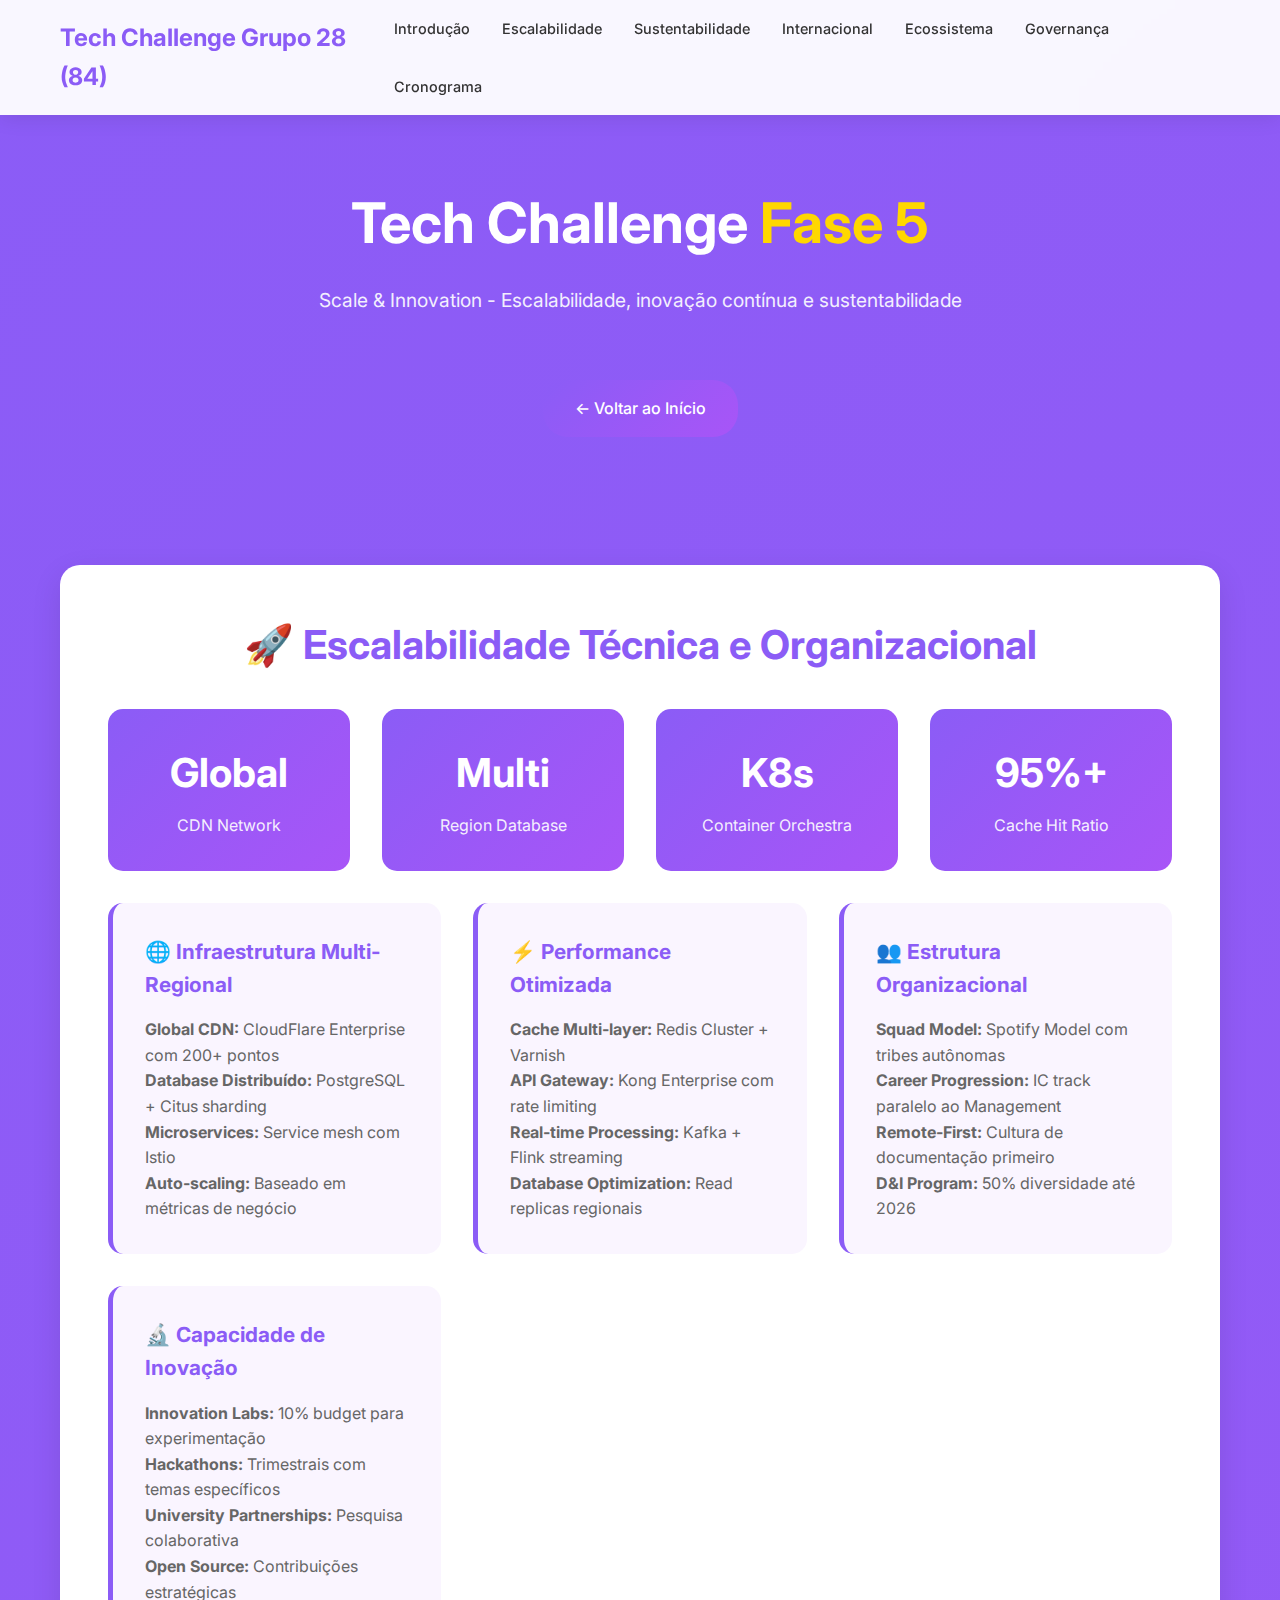
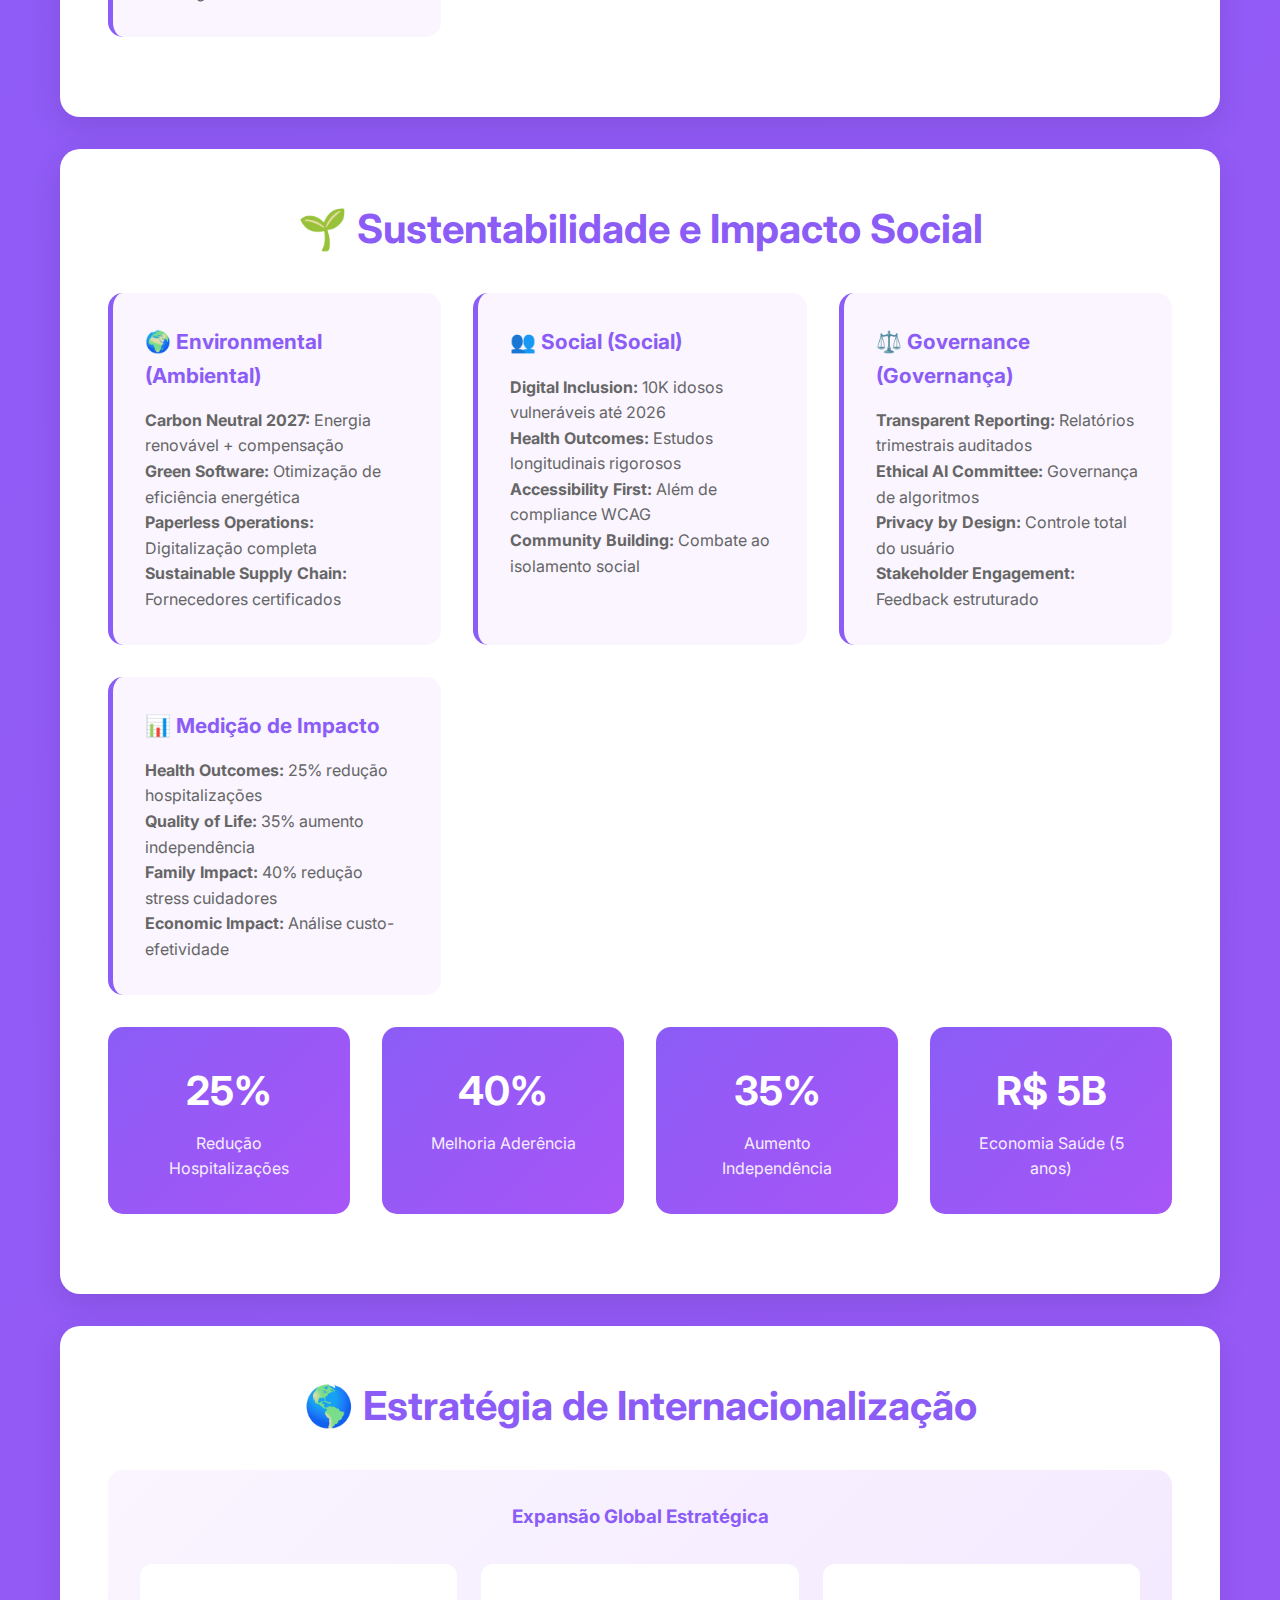
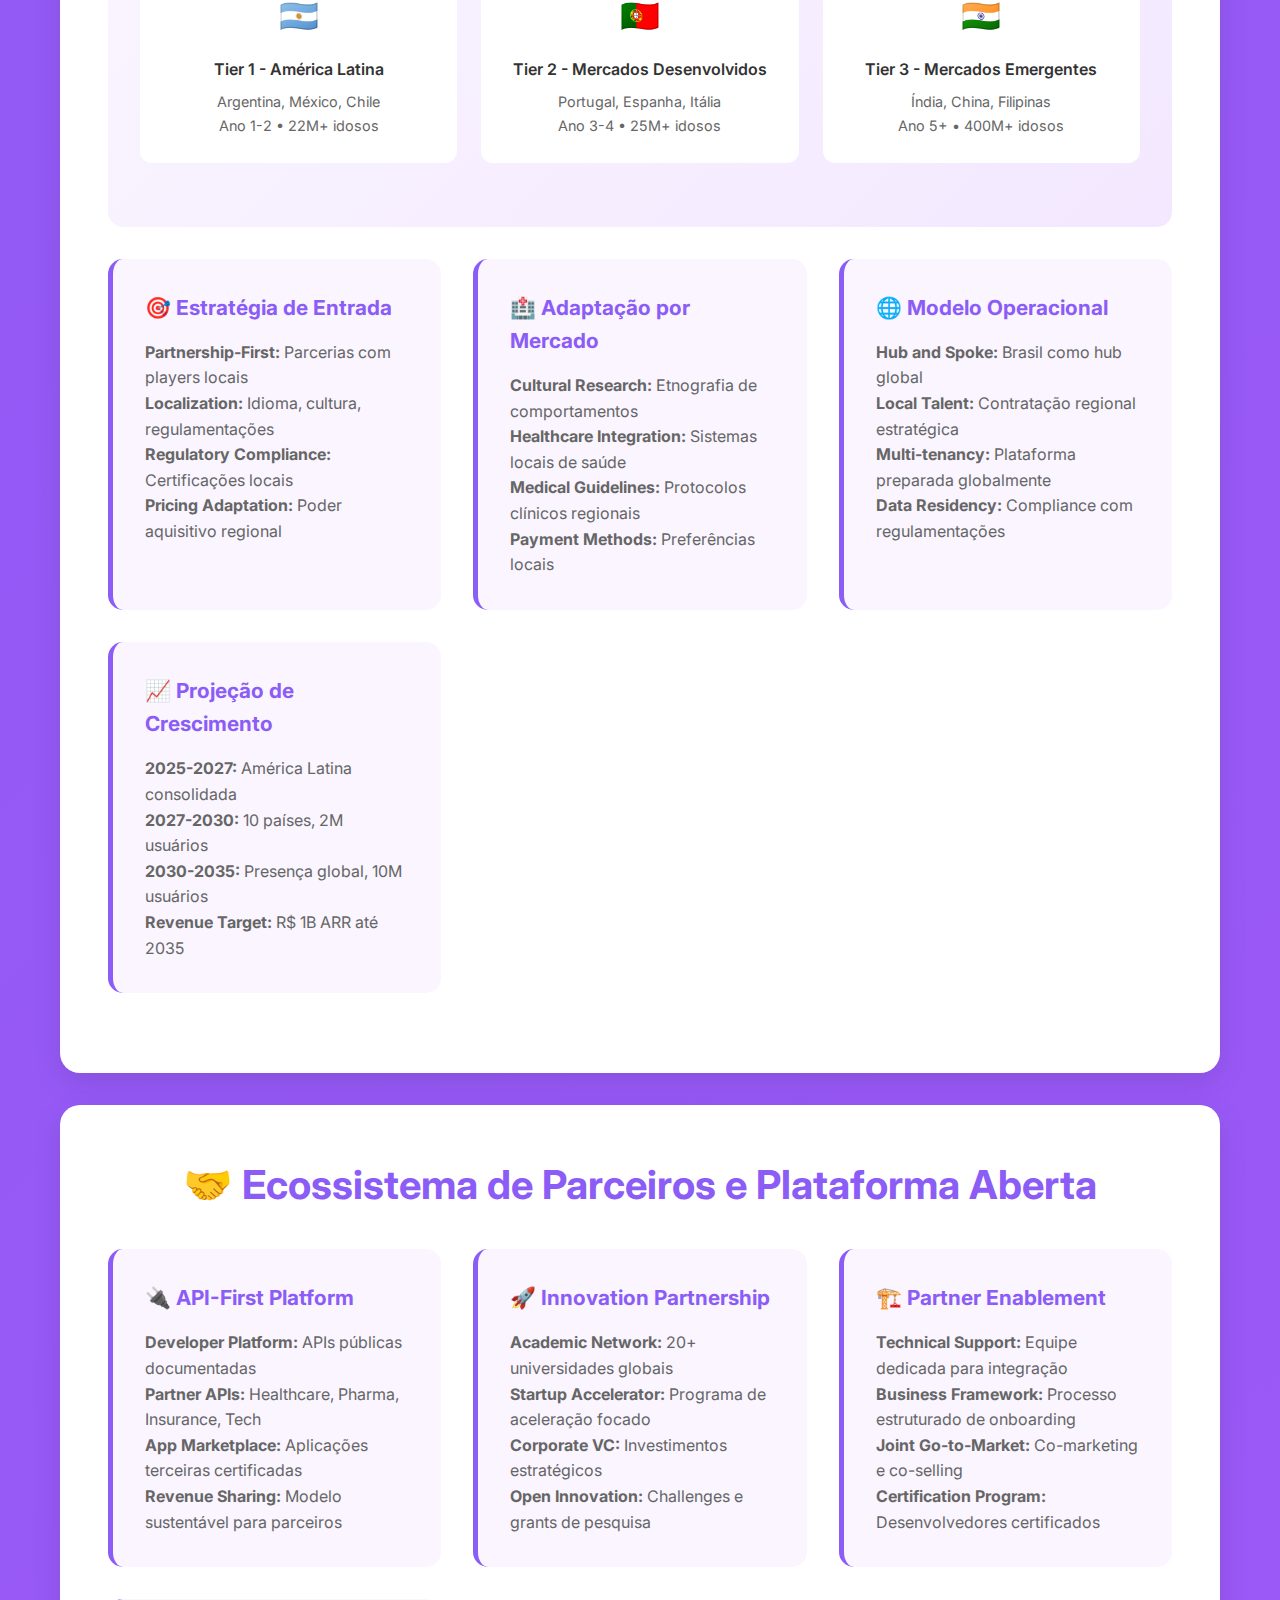
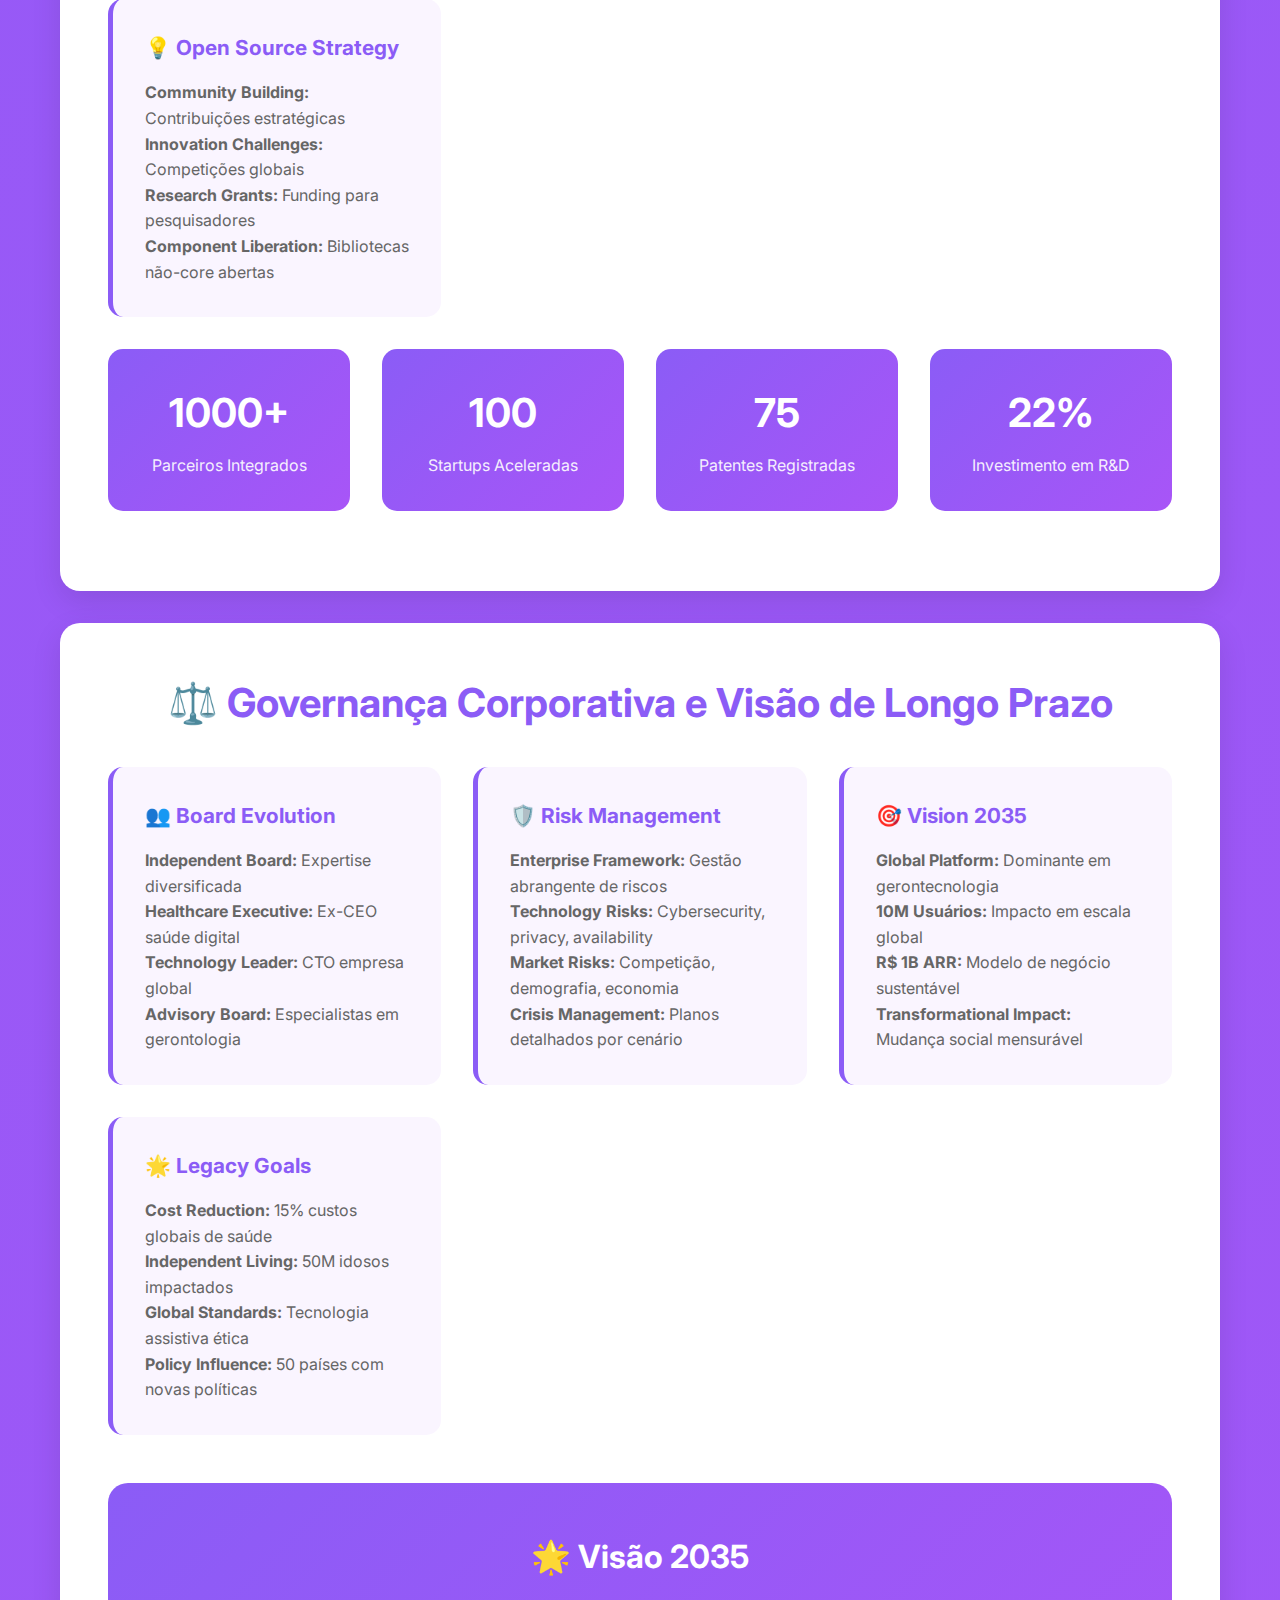
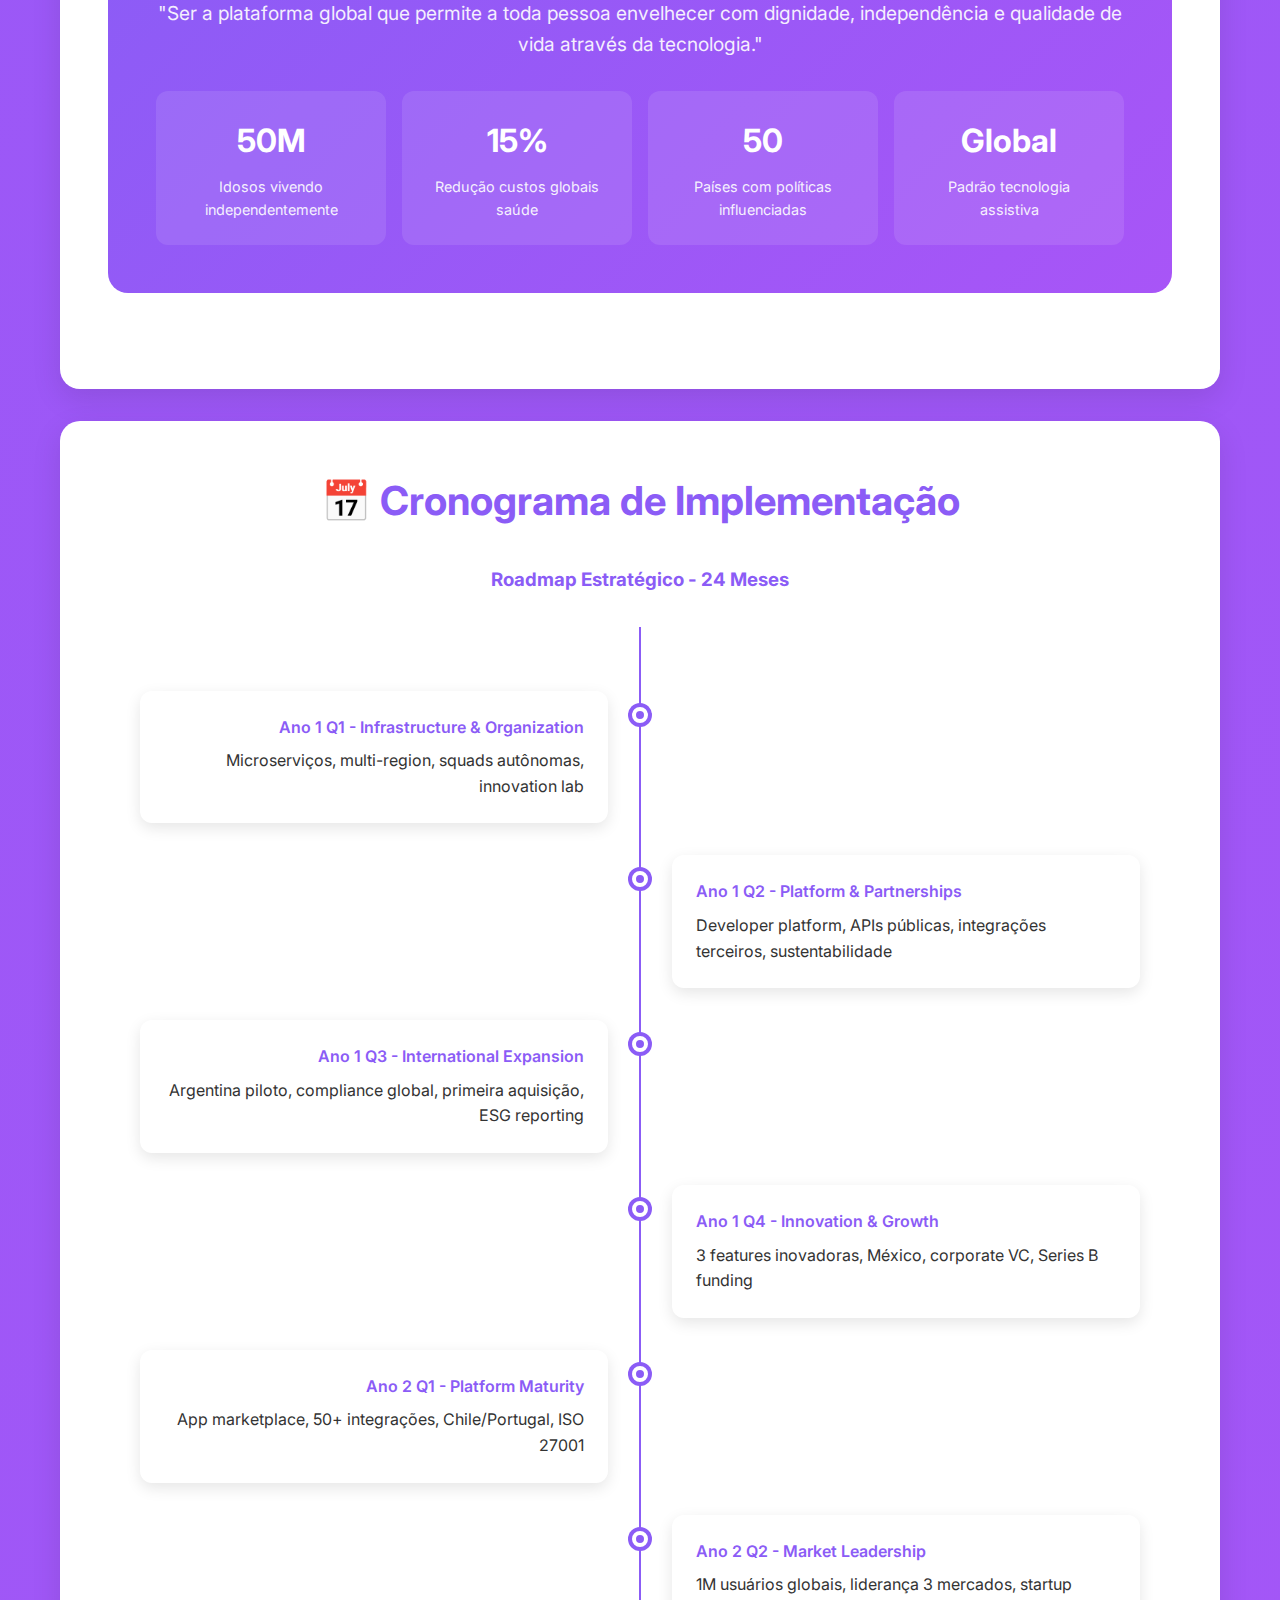
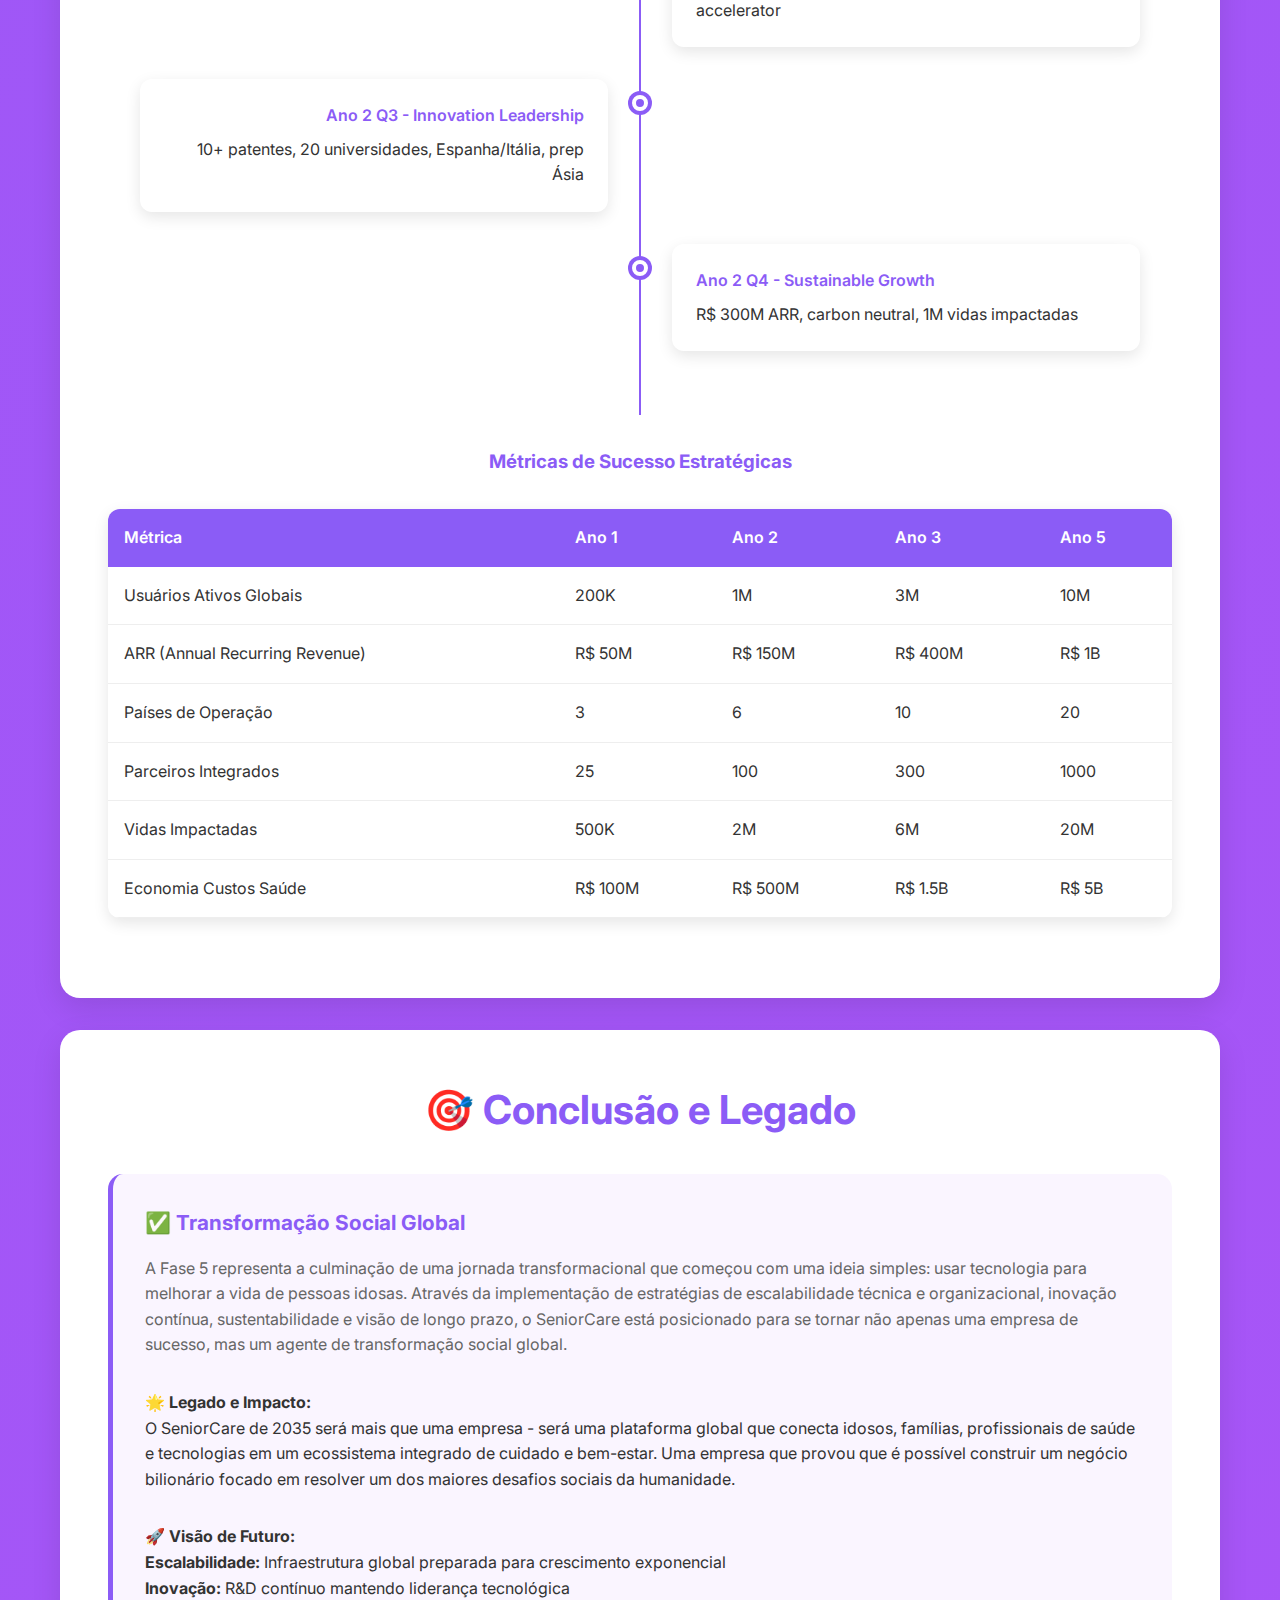
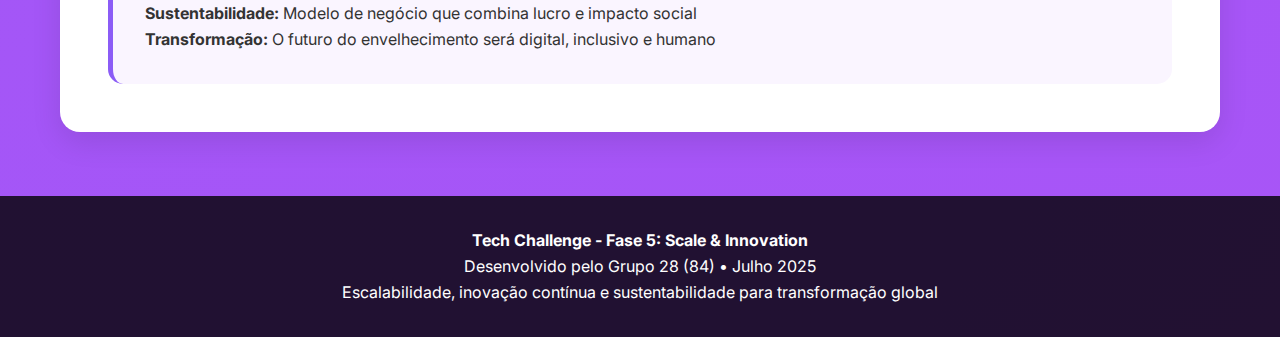
<file: fase5/index.html>
<!DOCTYPE html>
<html lang="pt-br">
<head>
    <meta charset="UTF-8">
    <meta name="viewport" content="width=device-width, initial-scale=1.0">
    <title>Tech Challenge Fase 5 - Scale & Innovation</title>
    <link rel="preconnect" href="https://fonts.googleapis.com">
    <link rel="preconnect" href="https://fonts.gstatic.com" crossorigin>
    <link href="https://fonts.googleapis.com/css2?family=Inter:wght@300;400;500;600;700&display=swap" rel="stylesheet">
    <style>
        * {
            margin: 0;
            padding: 0;
            box-sizing: border-box;
        }

        body {
            font-family: 'Inter', sans-serif;
            line-height: 1.6;
            color: #333;
            background: linear-gradient(135deg, #8b5cf6 0%, #a855f7 100%);
            min-height: 100vh;
        }

        .container {
            max-width: 1200px;
            margin: 0 auto;
            padding: 0 20px;
        }

        header {
            background: rgba(255, 255, 255, 0.95);
            backdrop-filter: blur(10px);
            position: sticky;
            top: 0;
            z-index: 100;
            box-shadow: 0 2px 20px rgba(0, 0, 0, 0.1);
        }

        .navbar {
            display: flex;
            justify-content: space-between;
            align-items: center;
            padding: 1rem 0;
        }

        .logo {
            font-size: 1.5rem;
            font-weight: 700;
            color: #8b5cf6;
            text-decoration: none;
        }

        .nav-links {
            display: flex;
            list-style: none;
            gap: 2rem;
            flex-wrap: wrap;
        }

        .nav-links a {
            text-decoration: none;
            color: #333;
            font-weight: 500;
            transition: color 0.3s ease;
            font-size: 0.9rem;
        }

        .nav-links a:hover {
            color: #8b5cf6;
        }

        .hero {
            padding: 4rem 0;
            text-align: center;
            color: white;
        }

        .hero h1 {
            font-size: 3.5rem;
            font-weight: 700;
            margin-bottom: 1rem;
        }

        .hero .highlight {
            color: #ffd700;
        }

        .hero p {
            font-size: 1.2rem;
            margin-bottom: 2rem;
            opacity: 0.9;
        }

        .section {
            background: white;
            margin: 2rem 0;
            padding: 3rem;
            border-radius: 20px;
            box-shadow: 0 10px 30px rgba(0, 0, 0, 0.1);
        }

        .section h2 {
            font-size: 2.5rem;
            color: #8b5cf6;
            margin-bottom: 2rem;
            text-align: center;
        }

        .cards-grid {
            display: grid;
            grid-template-columns: repeat(auto-fit, minmax(300px, 1fr));
            gap: 2rem;
            margin: 2rem 0;
        }

        .card {
            background: #faf5ff;
            padding: 2rem;
            border-radius: 15px;
            border-left: 5px solid #8b5cf6;
            transition: transform 0.3s ease;
        }

        .card:hover {
            transform: translateY(-5px);
        }

        .card h3 {
            color: #8b5cf6;
            margin-bottom: 1rem;
            font-size: 1.3rem;
        }

        .card p {
            color: #666;
            line-height: 1.6;
        }

        .stats {
            display: grid;
            grid-template-columns: repeat(auto-fit, minmax(200px, 1fr));
            gap: 2rem;
            margin: 2rem 0;
        }

        .stat {
            text-align: center;
            padding: 2rem;
            background: linear-gradient(135deg, #8b5cf6, #a855f7);
            color: white;
            border-radius: 15px;
        }

        .stat-number {
            font-size: 2.5rem;
            font-weight: 700;
            margin-bottom: 0.5rem;
        }

        .stat-label {
            font-size: 1rem;
            opacity: 0.9;
        }

        .global-map {
            background: linear-gradient(135deg, #faf5ff, #f3e8ff);
            padding: 2rem;
            border-radius: 15px;
            margin: 2rem 0;
            text-align: center;
        }

        .map-regions {
            display: grid;
            grid-template-columns: repeat(auto-fit, minmax(250px, 1fr));
            gap: 1.5rem;
            margin: 2rem 0;
        }

        .region {
            background: white;
            padding: 1.5rem;
            border-radius: 12px;
            border: 2px solid transparent;
            transition: all 0.3s ease;
        }

        .region:hover {
            border-color: #8b5cf6;
            transform: translateY(-3px);
        }

        .region-icon {
            font-size: 2rem;
            margin-bottom: 1rem;
        }

        .region-name {
            font-weight: 600;
            color: #333;
            margin-bottom: 0.5rem;
        }

        .region-desc {
            font-size: 0.9rem;
            color: #666;
        }

        .metrics-table {
            width: 100%;
            border-collapse: collapse;
            margin: 2rem 0;
            background: white;
            border-radius: 12px;
            overflow: hidden;
            box-shadow: 0 5px 15px rgba(0, 0, 0, 0.1);
        }

        .metrics-table th {
            background: #8b5cf6;
            color: white;
            padding: 1rem;
            text-align: left;
            font-weight: 600;
        }

        .metrics-table td {
            padding: 1rem;
            border-bottom: 1px solid #eee;
        }

        .metrics-table tr:hover {
            background: #faf5ff;
        }

        .back-btn {
            display: inline-block;
            background: linear-gradient(135deg, #8b5cf6, #a855f7);
            color: white;
            padding: 1rem 2rem;
            border-radius: 25px;
            text-decoration: none;
            font-weight: 500;
            margin: 2rem 0;
            transition: all 0.3s ease;
        }

        .back-btn:hover {
            transform: translateY(-2px);
            box-shadow: 0 5px 15px rgba(139, 92, 246, 0.4);
        }

        .timeline {
            position: relative;
            padding: 2rem 0;
        }

        .timeline::before {
            content: '';
            position: absolute;
            left: 50%;
            top: 0;
            bottom: 0;
            width: 2px;
            background: #8b5cf6;
            transform: translateX(-50%);
        }

        .timeline-item {
            position: relative;
            margin: 2rem 0;
            padding: 0 2rem;
        }

        .timeline-item:nth-child(odd) {
            text-align: right;
            padding-right: calc(50% + 2rem);
        }

        .timeline-item:nth-child(even) {
            text-align: left;
            padding-left: calc(50% + 2rem);
        }

        .timeline-dot {
            position: absolute;
            left: 50%;
            top: 1rem;
            width: 16px;
            height: 16px;
            background: #8b5cf6;
            border-radius: 50%;
            transform: translateX(-50%);
            border: 4px solid white;
            box-shadow: 0 0 0 4px #8b5cf6;
        }

        .timeline-content {
            background: white;
            padding: 1.5rem;
            border-radius: 12px;
            box-shadow: 0 5px 15px rgba(0, 0, 0, 0.1);
        }

        .timeline-title {
            color: #8b5cf6;
            font-weight: 600;
            margin-bottom: 0.5rem;
        }

        .vision-2035 {
            background: linear-gradient(135deg, #8b5cf6, #a855f7);
            color: white;
            padding: 3rem;
            border-radius: 20px;
            text-align: center;
            margin: 3rem 0;
        }

        .vision-2035 h3 {
            font-size: 2rem;
            margin-bottom: 1rem;
        }

        .vision-2035 p {
            font-size: 1.2rem;
            opacity: 0.9;
            margin-bottom: 2rem;
        }

        .impact-goals {
            display: grid;
            grid-template-columns: repeat(auto-fit, minmax(200px, 1fr));
            gap: 1rem;
            margin-top: 2rem;
        }

        .impact-goal {
            background: rgba(255, 255, 255, 0.1);
            padding: 1.5rem;
            border-radius: 12px;
            text-align: center;
        }

        .goal-number {
            font-size: 2rem;
            font-weight: 700;
            margin-bottom: 0.5rem;
        }

        .goal-desc {
            font-size: 0.9rem;
            opacity: 0.9;
        }

        footer {
            background: rgba(0, 0, 0, 0.8);
            color: white;
            text-align: center;
            padding: 2rem;
            margin-top: 4rem;
        }

        @media (max-width: 768px) {
            .hero h1 {
                font-size: 2.5rem;
            }
            
            .nav-links {
                display: none;
            }
            
            .section {
                padding: 2rem;
                margin: 1rem 0;
            }

            .timeline::before {
                left: 2rem;
            }

            .timeline-item {
                padding-left: 4rem !important;
                padding-right: 1rem !important;
                text-align: left !important;
            }

            .timeline-dot {
                left: 2rem;
            }
        }
    </style>
</head>
<body>
    <header>
        <div class="container">
            <nav class="navbar">
                <a href="../" class="logo">Tech Challenge Grupo 28 (84)</a>
                <ul class="nav-links">
                    <li><a href="#intro">Introdução</a></li>
                    <li><a href="#escalabilidade">Escalabilidade</a></li>
                    <li><a href="#sustentabilidade">Sustentabilidade</a></li>
                    <li><a href="#internacional">Internacional</a></li>
                    <li><a href="#ecossistema">Ecossistema</a></li>
                    <li><a href="#governanca">Governança</a></li>
                    <li><a href="#cronograma">Cronograma</a></li>
                </ul>
            </nav>
        </div>
    </header>

    <section class="hero" id="intro">
        <div class="container">
            <h1>Tech Challenge <span class="highlight">Fase 5</span></h1>
            <p>Scale & Innovation - Escalabilidade, inovação contínua e sustentabilidade</p>
            <a href="../" class="back-btn">← Voltar ao Início</a>
        </div>
    </section>

    <div class="container">
        <!-- Escalabilidade Técnica e Organizacional -->
        <section class="section" id="escalabilidade">
            <h2>🚀 Escalabilidade Técnica e Organizacional</h2>
            
            <div class="stats">
                <div class="stat">
                    <div class="stat-number">Global</div>
                    <div class="stat-label">CDN Network</div>
                </div>
                <div class="stat">
                    <div class="stat-number">Multi</div>
                    <div class="stat-label">Region Database</div>
                </div>
                <div class="stat">
                    <div class="stat-number">K8s</div>
                    <div class="stat-label">Container Orchestra</div>
                </div>
                <div class="stat">
                    <div class="stat-number">95%+</div>
                    <div class="stat-label">Cache Hit Ratio</div>
                </div>
            </div>

            <div class="cards-grid">
                <div class="card">
                    <h3>🌐 Infraestrutura Multi-Regional</h3>
                    <p><strong>Global CDN:</strong> CloudFlare Enterprise com 200+ pontos<br>
                    <strong>Database Distribuído:</strong> PostgreSQL + Citus sharding<br>
                    <strong>Microservices:</strong> Service mesh com Istio<br>
                    <strong>Auto-scaling:</strong> Baseado em métricas de negócio</p>
                </div>
                <div class="card">
                    <h3>⚡ Performance Otimizada</h3>
                    <p><strong>Cache Multi-layer:</strong> Redis Cluster + Varnish<br>
                    <strong>API Gateway:</strong> Kong Enterprise com rate limiting<br>
                    <strong>Real-time Processing:</strong> Kafka + Flink streaming<br>
                    <strong>Database Optimization:</strong> Read replicas regionais</p>
                </div>
                <div class="card">
                    <h3>👥 Estrutura Organizacional</h3>
                    <p><strong>Squad Model:</strong> Spotify Model com tribes autônomas<br>
                    <strong>Career Progression:</strong> IC track paralelo ao Management<br>
                    <strong>Remote-First:</strong> Cultura de documentação primeiro<br>
                    <strong>D&I Program:</strong> 50% diversidade até 2026</p>
                </div>
                <div class="card">
                    <h3>🔬 Capacidade de Inovação</h3>
                    <p><strong>Innovation Labs:</strong> 10% budget para experimentação<br>
                    <strong>Hackathons:</strong> Trimestrais com temas específicos<br>
                    <strong>University Partnerships:</strong> Pesquisa colaborativa<br>
                    <strong>Open Source:</strong> Contribuições estratégicas</p>
                </div>
            </div>
        </section>

        <!-- Sustentabilidade e Impacto Social -->
        <section class="section" id="sustentabilidade">
            <h2>🌱 Sustentabilidade e Impacto Social</h2>
            
            <div class="cards-grid">
                <div class="card">
                    <h3>🌍 Environmental (Ambiental)</h3>
                    <p><strong>Carbon Neutral 2027:</strong> Energia renovável + compensação<br>
                    <strong>Green Software:</strong> Otimização de eficiência energética<br>
                    <strong>Paperless Operations:</strong> Digitalização completa<br>
                    <strong>Sustainable Supply Chain:</strong> Fornecedores certificados</p>
                </div>
                <div class="card">
                    <h3>👥 Social (Social)</h3>
                    <p><strong>Digital Inclusion:</strong> 10K idosos vulneráveis até 2026<br>
                    <strong>Health Outcomes:</strong> Estudos longitudinais rigorosos<br>
                    <strong>Accessibility First:</strong> Além de compliance WCAG<br>
                    <strong>Community Building:</strong> Combate ao isolamento social</p>
                </div>
                <div class="card">
                    <h3>⚖️ Governance (Governança)</h3>
                    <p><strong>Transparent Reporting:</strong> Relatórios trimestrais auditados<br>
                    <strong>Ethical AI Committee:</strong> Governança de algoritmos<br>
                    <strong>Privacy by Design:</strong> Controle total do usuário<br>
                    <strong>Stakeholder Engagement:</strong> Feedback estruturado</p>
                </div>
                <div class="card">
                    <h3>📊 Medição de Impacto</h3>
                    <p><strong>Health Outcomes:</strong> 25% redução hospitalizações<br>
                    <strong>Quality of Life:</strong> 35% aumento independência<br>
                    <strong>Family Impact:</strong> 40% redução stress cuidadores<br>
                    <strong>Economic Impact:</strong> Análise custo-efetividade</p>
                </div>
            </div>

            <div class="stats">
                <div class="stat">
                    <div class="stat-number">25%</div>
                    <div class="stat-label">Redução Hospitalizações</div>
                </div>
                <div class="stat">
                    <div class="stat-number">40%</div>
                    <div class="stat-label">Melhoria Aderência</div>
                </div>
                <div class="stat">
                    <div class="stat-number">35%</div>
                    <div class="stat-label">Aumento Independência</div>
                </div>
                <div class="stat">
                    <div class="stat-number">R$ 5B</div>
                    <div class="stat-label">Economia Saúde (5 anos)</div>
                </div>
            </div>
        </section>

        <!-- Internacionalização -->
        <section class="section" id="internacional">
            <h2>🌎 Estratégia de Internacionalização</h2>
            
            <div class="global-map">
                <h3 style="color: #8b5cf6; margin-bottom: 2rem;">Expansão Global Estratégica</h3>
                <div class="map-regions">
                    <div class="region">
                        <div class="region-icon">🇦🇷</div>
                        <div class="region-name">Tier 1 - América Latina</div>
                        <div class="region-desc">Argentina, México, Chile<br>Ano 1-2 • 22M+ idosos</div>
                    </div>
                    <div class="region">
                        <div class="region-icon">🇵🇹</div>
                        <div class="region-name">Tier 2 - Mercados Desenvolvidos</div>
                        <div class="region-desc">Portugal, Espanha, Itália<br>Ano 3-4 • 25M+ idosos</div>
                    </div>
                    <div class="region">
                        <div class="region-icon">🇮🇳</div>
                        <div class="region-name">Tier 3 - Mercados Emergentes</div>
                        <div class="region-desc">Índia, China, Filipinas<br>Ano 5+ • 400M+ idosos</div>
                    </div>
                </div>
            </div>

            <div class="cards-grid">
                <div class="card">
                    <h3>🎯 Estratégia de Entrada</h3>
                    <p><strong>Partnership-First:</strong> Parcerias com players locais<br>
                    <strong>Localization:</strong> Idioma, cultura, regulamentações<br>
                    <strong>Regulatory Compliance:</strong> Certificações locais<br>
                    <strong>Pricing Adaptation:</strong> Poder aquisitivo regional</p>
                </div>
                <div class="card">
                    <h3>🏥 Adaptação por Mercado</h3>
                    <p><strong>Cultural Research:</strong> Etnografia de comportamentos<br>
                    <strong>Healthcare Integration:</strong> Sistemas locais de saúde<br>
                    <strong>Medical Guidelines:</strong> Protocolos clínicos regionais<br>
                    <strong>Payment Methods:</strong> Preferências locais</p>
                </div>
                <div class="card">
                    <h3>🌐 Modelo Operacional</h3>
                    <p><strong>Hub and Spoke:</strong> Brasil como hub global<br>
                    <strong>Local Talent:</strong> Contratação regional estratégica<br>
                    <strong>Multi-tenancy:</strong> Plataforma preparada globalmente<br>
                    <strong>Data Residency:</strong> Compliance com regulamentações</p>
                </div>
                <div class="card">
                    <h3>📈 Projeção de Crescimento</h3>
                    <p><strong>2025-2027:</strong> América Latina consolidada<br>
                    <strong>2027-2030:</strong> 10 países, 2M usuários<br>
                    <strong>2030-2035:</strong> Presença global, 10M usuários<br>
                    <strong>Revenue Target:</strong> R$ 1B ARR até 2035</p>
                </div>
            </div>
        </section>

        <!-- Ecossistema de Parceiros -->
        <section class="section" id="ecossistema">
            <h2>🤝 Ecossistema de Parceiros e Plataforma Aberta</h2>
            
            <div class="cards-grid">
                <div class="card">
                    <h3>🔌 API-First Platform</h3>
                    <p><strong>Developer Platform:</strong> APIs públicas documentadas<br>
                    <strong>Partner APIs:</strong> Healthcare, Pharma, Insurance, Tech<br>
                    <strong>App Marketplace:</strong> Aplicações terceiras certificadas<br>
                    <strong>Revenue Sharing:</strong> Modelo sustentável para parceiros</p>
                </div>
                <div class="card">
                    <h3>🚀 Innovation Partnership</h3>
                    <p><strong>Academic Network:</strong> 20+ universidades globais<br>
                    <strong>Startup Accelerator:</strong> Programa de aceleração focado<br>
                    <strong>Corporate VC:</strong> Investimentos estratégicos<br>
                    <strong>Open Innovation:</strong> Challenges e grants de pesquisa</p>
                </div>
                <div class="card">
                    <h3>🏗️ Partner Enablement</h3>
                    <p><strong>Technical Support:</strong> Equipe dedicada para integração<br>
                    <strong>Business Framework:</strong> Processo estruturado de onboarding<br>
                    <strong>Joint Go-to-Market:</strong> Co-marketing e co-selling<br>
                    <strong>Certification Program:</strong> Desenvolvedores certificados</p>
                </div>
                <div class="card">
                    <h3>💡 Open Source Strategy</h3>
                    <p><strong>Community Building:</strong> Contribuições estratégicas<br>
                    <strong>Innovation Challenges:</strong> Competições globais<br>
                    <strong>Research Grants:</strong> Funding para pesquisadores<br>
                    <strong>Component Liberation:</strong> Bibliotecas não-core abertas</p>
                </div>
            </div>

            <div class="stats">
                <div class="stat">
                    <div class="stat-number">1000+</div>
                    <div class="stat-label">Parceiros Integrados</div>
                </div>
                <div class="stat">
                    <div class="stat-number">100</div>
                    <div class="stat-label">Startups Aceleradas</div>
                </div>
                <div class="stat">
                    <div class="stat-number">75</div>
                    <div class="stat-label">Patentes Registradas</div>
                </div>
                <div class="stat">
                    <div class="stat-number">22%</div>
                    <div class="stat-label">Investimento em R&D</div>
                </div>
            </div>
        </section>

        <!-- Governança e Visão -->
        <section class="section" id="governanca">
            <h2>⚖️ Governança Corporativa e Visão de Longo Prazo</h2>
            
            <div class="cards-grid">
                <div class="card">
                    <h3>👥 Board Evolution</h3>
                    <p><strong>Independent Board:</strong> Expertise diversificada<br>
                    <strong>Healthcare Executive:</strong> Ex-CEO saúde digital<br>
                    <strong>Technology Leader:</strong> CTO empresa global<br>
                    <strong>Advisory Board:</strong> Especialistas em gerontologia</p>
                </div>
                <div class="card">
                    <h3>🛡️ Risk Management</h3>
                    <p><strong>Enterprise Framework:</strong> Gestão abrangente de riscos<br>
                    <strong>Technology Risks:</strong> Cybersecurity, privacy, availability<br>
                    <strong>Market Risks:</strong> Competição, demografia, economia<br>
                    <strong>Crisis Management:</strong> Planos detalhados por cenário</p>
                </div>
                <div class="card">
                    <h3>🎯 Vision 2035</h3>
                    <p><strong>Global Platform:</strong> Dominante em gerontecnologia<br>
                    <strong>10M Usuários:</strong> Impacto em escala global<br>
                    <strong>R$ 1B ARR:</strong> Modelo de negócio sustentável<br>
                    <strong>Transformational Impact:</strong> Mudança social mensurável</p>
                </div>
                <div class="card">
                    <h3>🌟 Legacy Goals</h3>
                    <p><strong>Cost Reduction:</strong> 15% custos globais de saúde<br>
                    <strong>Independent Living:</strong> 50M idosos impactados<br>
                    <strong>Global Standards:</strong> Tecnologia assistiva ética<br>
                    <strong>Policy Influence:</strong> 50 países com novas políticas</p>
                </div>
            </div>

            <div class="vision-2035">
                <h3>🌟 Visão 2035</h3>
                <p>"Ser a plataforma global que permite a toda pessoa envelhecer com dignidade, independência e qualidade de vida através da tecnologia."</p>
                
                <div class="impact-goals">
                    <div class="impact-goal">
                        <div class="goal-number">50M</div>
                        <div class="goal-desc">Idosos vivendo independentemente</div>
                    </div>
                    <div class="impact-goal">
                        <div class="goal-number">15%</div>
                        <div class="goal-desc">Redução custos globais saúde</div>
                    </div>
                    <div class="impact-goal">
                        <div class="goal-number">50</div>
                        <div class="goal-desc">Países com políticas influenciadas</div>
                    </div>
                    <div class="impact-goal">
                        <div class="goal-number">Global</div>
                        <div class="goal-desc">Padrão tecnologia assistiva</div>
                    </div>
                </div>
            </div>
        </section>

        <!-- Cronograma e Métricas -->
        <section class="section" id="cronograma">
            <h2>📅 Cronograma de Implementação</h2>
            
            <h3 style="text-align: center; margin: 2rem 0; color: #8b5cf6;">Roadmap Estratégico - 24 Meses</h3>
            <div class="timeline">
                <div class="timeline-item">
                    <div class="timeline-dot"></div>
                    <div class="timeline-content">
                        <div class="timeline-title">Ano 1 Q1 - Infrastructure & Organization</div>
                        <p>Microserviços, multi-region, squads autônomas, innovation lab</p>
                    </div>
                </div>
                <div class="timeline-item">
                    <div class="timeline-dot"></div>
                    <div class="timeline-content">
                        <div class="timeline-title">Ano 1 Q2 - Platform & Partnerships</div>
                        <p>Developer platform, APIs públicas, integrações terceiros, sustentabilidade</p>
                    </div>
                </div>
                <div class="timeline-item">
                    <div class="timeline-dot"></div>
                    <div class="timeline-content">
                        <div class="timeline-title">Ano 1 Q3 - International Expansion</div>
                        <p>Argentina piloto, compliance global, primeira aquisição, ESG reporting</p>
                    </div>
                </div>
                <div class="timeline-item">
                    <div class="timeline-dot"></div>
                    <div class="timeline-content">
                        <div class="timeline-title">Ano 1 Q4 - Innovation & Growth</div>
                        <p>3 features inovadoras, México, corporate VC, Series B funding</p>
                    </div>
                </div>
                <div class="timeline-item">
                    <div class="timeline-dot"></div>
                    <div class="timeline-content">
                        <div class="timeline-title">Ano 2 Q1 - Platform Maturity</div>
                        <p>App marketplace, 50+ integrações, Chile/Portugal, ISO 27001</p>
                    </div>
                </div>
                <div class="timeline-item">
                    <div class="timeline-dot"></div>
                    <div class="timeline-content">
                        <div class="timeline-title">Ano 2 Q2 - Market Leadership</div>
                        <p>1M usuários globais, liderança 3 mercados, startup accelerator</p>
                    </div>
                </div>
                <div class="timeline-item">
                    <div class="timeline-dot"></div>
                    <div class="timeline-content">
                        <div class="timeline-title">Ano 2 Q3 - Innovation Leadership</div>
                        <p>10+ patentes, 20 universidades, Espanha/Itália, prep Ásia</p>
                    </div>
                </div>
                <div class="timeline-item">
                    <div class="timeline-dot"></div>
                    <div class="timeline-content">
                        <div class="timeline-title">Ano 2 Q4 - Sustainable Growth</div>
                        <p>R$ 300M ARR, carbon neutral, 1M vidas impactadas</p>
                    </div>
                </div>
            </div>

            <h3 style="text-align: center; margin: 2rem 0; color: #8b5cf6;">Métricas de Sucesso Estratégicas</h3>
            <table class="metrics-table">
                <thead>
                    <tr>
                        <th>Métrica</th>
                        <th>Ano 1</th>
                        <th>Ano 2</th>
                        <th>Ano 3</th>
                        <th>Ano 5</th>
                    </tr>
                </thead>
                <tbody>
                    <tr>
                        <td>Usuários Ativos Globais</td>
                        <td>200K</td>
                        <td>1M</td>
                        <td>3M</td>
                        <td>10M</td>
                    </tr>
                    <tr>
                        <td>ARR (Annual Recurring Revenue)</td>
                        <td>R$ 50M</td>
                        <td>R$ 150M</td>
                        <td>R$ 400M</td>
                        <td>R$ 1B</td>
                    </tr>
                    <tr>
                        <td>Países de Operação</td>
                        <td>3</td>
                        <td>6</td>
                        <td>10</td>
                        <td>20</td>
                    </tr>
                    <tr>
                        <td>Parceiros Integrados</td>
                        <td>25</td>
                        <td>100</td>
                        <td>300</td>
                        <td>1000</td>
                    </tr>
                    <tr>
                        <td>Vidas Impactadas</td>
                        <td>500K</td>
                        <td>2M</td>
                        <td>6M</td>
                        <td>20M</td>
                    </tr>
                    <tr>
                        <td>Economia Custos Saúde</td>
                        <td>R$ 100M</td>
                        <td>R$ 500M</td>
                        <td>R$ 1.5B</td>
                        <td>R$ 5B</td>
                    </tr>
                </tbody>
            </table>
        </section>

        <!-- Conclusão -->
        <section class="section">
            <h2>🎯 Conclusão e Legado</h2>
            
            <div class="card">
                <h3>✅ Transformação Social Global</h3>
                <p>A Fase 5 representa a culminação de uma jornada transformacional que começou com uma ideia simples: usar tecnologia para melhorar a vida de pessoas idosas. Através da implementação de estratégias de escalabilidade técnica e organizacional, inovação contínua, sustentabilidade e visão de longo prazo, o SeniorCare está posicionado para se tornar não apenas uma empresa de sucesso, mas um agente de transformação social global.</p>
                
                <div style="margin-top: 2rem;">
                    <strong>🌟 Legado e Impacto:</strong><br>
                    O SeniorCare de 2035 será mais que uma empresa - será uma plataforma global que conecta idosos, famílias, profissionais de saúde e tecnologias em um ecossistema integrado de cuidado e bem-estar. Uma empresa que provou que é possível construir um negócio bilionário focado em resolver um dos maiores desafios sociais da humanidade.
                </div>

                <div style="margin-top: 2rem;">
                    <strong>🚀 Visão de Futuro:</strong><br>
                    <strong>Escalabilidade:</strong> Infraestrutura global preparada para crescimento exponencial<br>
                    <strong>Inovação:</strong> R&D contínuo mantendo liderança tecnológica<br>
                    <strong>Sustentabilidade:</strong> Modelo de negócio que combina lucro e impacto social<br>
                    <strong>Transformação:</strong> O futuro do envelhecimento será digital, inclusivo e humano
                </div>
            </div>
        </section>
    </div>

    <footer>
        <div class="container">
            <p><strong>Tech Challenge - Fase 5: Scale & Innovation</strong></p>
            <p>Desenvolvido pelo Grupo 28 (84) • Julho 2025</p>
            <p>Escalabilidade, inovação contínua e sustentabilidade para transformação global</p>
        </div>
    </footer>
</body>
</html>
</file>
<file: fase1/css/styles.css>
/* Estilos Globais */
:root {
    --primary-color: #2563eb; /* Azul corporativo */
    --secondary-color: #1e40af;
    --accent-color: #3b82f6;
    --light-color: #f8fafc;
    --dark-color: #1e293b;
    --gray-color: #64748b;
    --light-gray: #e2e8f0;
    --shadow: 0 4px 6px rgba(0, 0, 0, 0.1);
    --border-radius: 8px;
    --transition: all 0.3s ease;
    --highlight-color: #0077b6; /* Cor de destaque para títulos de cards */
}

* {
    margin: 0;
    padding: 0;
    box-sizing: border-box;
}

html {
    scroll-behavior: smooth;
    font-size: 16px;
}

body {
    font-family: 'Inter', sans-serif;
    line-height: 1.6;
    color: var(--dark-color);
    background-color: var(--light-color);
}
.image-grid {
    display: flex;
    flex-wrap: wrap;
    gap: 20px;
    align-items: center;
    justify-content: center;
  }

  .image-flow {
    position: relative;
    display: inline-block;
  }

  .image-flow img {
    width: 250px;
    height: auto;
    border-radius: 8px;
    box-shadow: 0 0 6px rgba(0, 0, 0, 0.1);
  }

  .arrow-right {
    position: absolute;
    top: 50%;
    right: -25px;
    transform: translateY(-50%);
    font-size: 24px;
    color: #333;
  }

.container {
    width: 100%;
    max-width: 1200px;
    margin: 0 auto;
    padding: 0 20px;
}

section {
    padding: 80px 0;
}

h1, h2, h3, h4, h5, h6 {
    font-weight: 700;
    line-height: 1.2;
    margin-bottom: 1rem;
    color: var(--dark-color);
}

h1 {
    font-size: 2.5rem;
}

h2 {
    font-size: 2rem;
    position: relative;
    padding-bottom: 15px;
    margin-bottom: 30px;
}

h2::after {
    content: '';
    position: absolute;
    bottom: 0;
    left: 0;
    width: 60px;
    height: 4px;
    background-color: var(--primary-color);
    border-radius: 2px;
}

h3 {
    font-size: 1.5rem;
}

p {
    margin-bottom: 1.5rem;
}

a {
    color: var(--primary-color);
    text-decoration: none;
    transition: var(--transition);
}

a:hover {
    color: var(--secondary-color);
}

.btn {
    display: inline-block;
    padding: 12px 24px;
    background-color: var(--primary-color);
    color: white;
    border-radius: var(--border-radius);
    font-weight: 600;
    transition: var(--transition);
    border: none;
    cursor: pointer;
    text-align: center;
}

.btn:hover {
    background-color: var(--secondary-color);
    color: white;
    transform: translateY(-2px);
    box-shadow: var(--shadow);
}

.btn-outline {
    background-color: transparent;
    border: 2px solid var(--primary-color);
    color: var(--primary-color);
}

.btn-outline:hover {
    background-color: var(--primary-color);
    color: white;
}

.text-center {
    text-align: center;
}

.section-title {
    text-align: center;
    margin-bottom: 50px;
}

.section-title h2 {
    display: inline-block;
}

.section-title h2::after {
    left: 50%;
    transform: translateX(-50%);
}

/* Header e Navegação */
header {
    background-color: white;
    box-shadow: 0 2px 10px rgba(0, 0, 0, 0.1);
    position: sticky;
    top: 0;
    z-index: 1000;
}

.navbar {
    display: flex;
    justify-content: space-between;
    align-items: center;
    padding: 20px 0;
}

.logo {
    font-size: 1.5rem;
    font-weight: 700;
    color: var(--dark-color);
}

.logo span {
    color: var(--primary-color);
}

.nav-links {
    display: flex;
    list-style: none;
}

.nav-links li {
    margin-left: 30px;
}

.nav-links a {
    color: var(--dark-color);
    font-weight: 500;
    position: relative;
}

.nav-links a::after {
    content: '';
    position: absolute;
    bottom: -5px;
    left: 0;
    width: 0;
    height: 2px;
    background-color: var(--primary-color);
    transition: var(--transition);
}

.nav-links a:hover::after {
    width: 100%;
}

.mobile-menu-btn {
    display: none;
    background: none;
    border: none;
    font-size: 1.5rem;
    cursor: pointer;
    color: var(--dark-color);
}

/* Hero Section */
.hero {
    background: linear-gradient(135deg, #f0f9ff 0%, #e0f2fe 100%);
    padding: 100px 0;
}

.hero-content {
    display: flex;
    align-items: center;
    justify-content: space-between;
}

.hero-text {
    flex: 1;
    padding-right: 50px;
}

.hero-text h1 {
    font-size: 3rem;
    margin-bottom: 20px;
    color: var(--dark-color);
}

.hero-text h1 span {
    color: var(--primary-color);
}

.hero-text p {
    font-size: 1.1rem;
    margin-bottom: 30px;
    color: var(--gray-color);
}

.hero-image {
    flex: 1;
    text-align: right;
}

.hero-image img {
    max-width: 100%;
    border-radius: var(--border-radius);
    box-shadow: var(--shadow);
}

/* Cards e Grids */
.card {
    background-color: white;
    border-radius: var(--border-radius);
    box-shadow: var(--shadow);
    padding: 30px;
    margin-bottom: 30px;
    transition: var(--transition);
}

.card:hover {
    transform: translateY(-5px);
    box-shadow: 0 10px 20px rgba(0, 0, 0, 0.1);
}

.card-title {
    font-size: 1.3rem;
    margin-bottom: 15px;
    color: var(--dark-color);
}

.card-icon {
    font-size: 2.5rem;
    color: var(--primary-color);
    margin-bottom: 20px;
}

.grid {
    display: grid;
    grid-template-columns: repeat(auto-fill, minmax(300px, 1fr));
    gap: 30px;
}

/* Brainstorming Section */
#brainstorming .card {
    background-color: #f8f9fa;
    border-radius: 10px;
    padding: 20px;
    box-shadow: 0 2px 5px rgba(0,0,0,0.1);
}

#brainstorming .card h3 {
    color: var(--highlight-color);
    margin-bottom: 15px;
}

#brainstorming .card ul {
    list-style-type: none;
    padding-left: 5px;
}

#brainstorming .card ul li {
    margin-bottom: 10px;
    padding-left: 20px;
    position: relative;
}

#brainstorming .card ul li::before {
   /* content: '•';*/
    position: absolute;
    left: 0;
    color: var(--primary-color);
    font-weight: bold;
}

#brainstorming .features-table {
    width: 100%;
    border-collapse: collapse;
    margin-top: 20px;
    margin-bottom: 30px;
}

#brainstorming .features-table th, 
#brainstorming .features-table td {
    padding: 12px 15px;
    text-align: left;
    border-bottom: 1px solid var(--light-gray);
}

#brainstorming .features-table th {
    background-color: var(--light-gray);
    font-weight: 600;
    color: var(--dark-color);
}

#brainstorming .features-table tr:hover {
    background-color: rgba(0, 0, 0, 0.02);
}

/* Design Thinking Section */
.design-thinking-item {
    margin-bottom: 50px;
}

.design-thinking-item h3 {
    margin-bottom: 20px;
    display: flex;
    align-items: center;
}

.design-thinking-item h3 {
    content: '🔍';
    margin-right: 10px;
    font-size: 1.2rem;
}

.design-thinking-item:nth-child(2) h3 {
    content: '🧠';
}

.design-thinking-item:nth-child(3) h3 {
    content: '🚶';
}

.design-thinking-item:nth-child(4) h3 {
    content: '📊';
}

.image-container {
    margin: 20px 0;
    border-radius: var(--border-radius);
    overflow: hidden;
    box-shadow: var(--shadow);
}

.image-container img {
    width: 100%;
    height: auto;
    display: block;
}

.miro-links {
    display: flex;
    gap: 15px;
    margin-top: 15px;
}

.miro-embed {
    margin-top: 30px;
    border-radius: var(--border-radius);
    overflow: hidden;
    height: 500px;
}

.miro-embed iframe {
    border: none;
    width: 100%;
    height: 100%;
}

/* Prototipação e MVP Section */
.mvp-description {
    margin-bottom: 30px;
}

.features-table {
    width: 100%;
    border-collapse: collapse;
    margin-bottom: 30px;
}

.features-table th, .features-table td {
    padding: 12px 15px;
    text-align: left;
    border-bottom: 1px solid var(--light-gray);
}

.features-table th {
    background-color: var(--light-gray);
    font-weight: 600;
}

.features-table tr:hover {
    background-color: rgba(0, 0, 0, 0.02);
}

.prototype-images {
    display: grid;
    grid-template-columns: repeat(auto-fill, minmax(250px, 1fr));
    gap: 20px;
    margin-bottom: 30px;
}

.prototype-image {
    border-radius: var(--border-radius);
    overflow: hidden;
    box-shadow: var(--shadow);
}

.prototype-image img {
    width: 100%;
    height: auto;
    display: block;
}

.figma-embed {
    margin-top: 30px;
    border-radius: var(--border-radius);
    overflow: hidden;
    height: 500px;
}

.figma-embed iframe {
    border: none;
    width: 100%;
    height: 100%;
}

/* Validação e Lean Startup Section */
.validation-data {
    display: flex;
    flex-wrap: wrap;
    gap: 30px;
    margin-bottom: 30px;
}

.data-card {
    flex: 1;
    min-width: 250px;
    background-color: white;
    border-radius: var(--border-radius);
    box-shadow: var(--shadow);
    padding: 20px;
    text-align: center;
}

.data-card h3 {
    font-size: 1.2rem;
    margin-bottom: 10px;
}

.data-card .number {
    font-size: 2.5rem;
    font-weight: 700;
    color: var(--primary-color);
    margin-bottom: 10px;
}

.insights-list {
    margin-top: 30px;
}

.insights-list li {
    margin-bottom: 10px;
    padding-left: 20px;
    position: relative;
}

.insights-list li::before {
    content: '•';
    position: absolute;
    left: 0;
    color: var(--primary-color);
    font-weight: bold;
}

.validation-methodology {
    margin-top: 30px;
    padding: 30px;
    background-color: #f8f9fa;
    border-radius: var(--border-radius);
}

/* Roadmap Section */
.timeline {
    position: relative;
    max-width: 1200px;
    margin: 0 auto;
}

.timeline::after {
    content: '';
    position: absolute;
    width: 6px;
    background-color: var(--light-gray);
    top: 0;
    bottom: 0;
    left: 50%;
    margin-left: -3px;
}

.timeline-item {
    padding: 10px 40px;
    position: relative;
    width: 50%;
    box-sizing: border-box;
}

.timeline-item::after {
    content: '';
    position: absolute;
    width: 25px;
    height: 25px;
    right: -12px;
    background-color: white;
    border: 4px solid var(--primary-color);
    top: 15px;
    border-radius: 50%;
    z-index: 1;
}

.left {
    left: 0;
}

.right {
    left: 50%;
}

.right::after {
    left: -12px;
}

.timeline-content {
    padding: 20px 30px;
    background-color: white;
    position: relative;
    border-radius: var(--border-radius);
    box-shadow: var(--shadow);
}

.timeline-content h3 {
    margin-top: 0;
}

.roadmap-cards {
    display: flex;
    flex-wrap: wrap;
    gap: 20px;
    margin-top: 50px;
}

.roadmap-card {
    flex: 1;
    min-width: 300px;
    background-color: white;
    border-radius: var(--border-radius);
    box-shadow: var(--shadow);
    padding: 30px;
    position: relative;
    overflow: hidden;
}

.roadmap-card::before {
    content: '';
    position: absolute;
    top: 0;
    left: 0;
    width: 100%;
    height: 5px;
}

.roadmap-card.short-term::before {
    background-color: #4ade80; /* Verde */
}

.roadmap-card.medium-term::before {
    background-color: #facc15; /* Amarelo */
}

.roadmap-card.long-term::before {
    background-color: #f87171; /* Vermelho */
}

.roadmap-card h3 {
    margin-bottom: 20px;
}

.roadmap-card ul {
    list-style-type: none;
}

.roadmap-card li {
    margin-bottom: 10px;
    padding-left: 25px;
    position: relative;
}

.roadmap-card li::before {
    content: '✓';
    position: absolute;
    left: 0;
    color: var(--primary-color);
}

/* Video Section */
.video-container {
    position: relative;
    padding-bottom: 56.25%; /* 16:9 Aspect Ratio */
    height: 0;
    overflow: hidden;
    border-radius: var(--border-radius);
    box-shadow: var(--shadow);
    margin-bottom: 30px;
}

.video-container iframe {
    position: absolute;
    top: 0;
    left: 0;
    width: 100%;
    height: 100%;
    border: 0;
}

.video-description {
    margin-top: 30px;
}

.video-description ul {
    list-style-type: circle;
    margin-top: 15px;
}

.video-description li {
    margin-bottom: 10px;
    padding-left: 25px;
    position: relative;
}

.video-description li::before {
    content: '•';
    position: absolute;
    left: 0;
    color: var(--primary-color);
    font-weight: bold;
}

/* Conclusão Section */
.conclusion-content {
    display: flex;
    flex-wrap: wrap;
    gap: 30px;
}

.conclusion-item {
    flex: 1;
    min-width: 300px;
    background-color: white;
    border-radius: var(--border-radius);
    box-shadow: var(--shadow);
    padding: 30px;
    transition: var(--transition);
}

.conclusion-item:hover {
    transform: translateY(-5px);
    box-shadow: 0 10px 20px rgba(0, 0, 0, 0.1);
}

.conclusion-item h3 {
    margin-bottom: 15px;
    color: var(--primary-color);
}

/* Footer */
footer {
    background-color: var(--dark-color);
    color: white;
    padding: 60px 0 30px;
}

.footer-content {
    display: flex;
    flex-wrap: wrap;
    justify-content: space-between;
    margin-bottom: 40px;
}

.footer-column {
    flex: 1;
    min-width: 250px;
    margin-bottom: 30px;
}

.footer-column h3 {
    color: white;
    margin-bottom: 20px;
    font-size: 1.2rem;
}

.footer-column ul {
    list-style: none;
}

.footer-column ul li {
    margin-bottom: 10px;
}

.footer-column ul li a {
    color: #cbd5e1;
    transition: var(--transition);
}

.footer-column ul li a:hover {
    color: white;
}

.social-links {
    display: flex;
    gap: 15px;
}

.social-links a {
    display: inline-flex;
    align-items: center;
    justify-content: center;
    width: 40px;
    height: 40px;
    background-color: rgba(255, 255, 255, 0.1);
    border-radius: 50%;
    color: white;
    transition: var(--transition);
}

.social-links a:hover {
    background-color: var(--primary-color);
    transform: translateY(-3px);
}

.footer-bottom {
    text-align: center;
    padding-top: 30px;
    border-top: 1px solid rgba(255, 255, 255, 0.1);
}

/* Animações */
@keyframes fadeIn {
    from {
        opacity: 0;
        transform: translateY(20px);
    }
    to {
        opacity: 1;
        transform: translateY(0);
    }
}

.fade-in {
    animation: fadeIn 0.6s ease forwards;
}

/* Media Queries */
@media (max-width: 992px) {
    h1 {
        font-size: 2.2rem;
    }
    
    h2 {
        font-size: 1.8rem;
    }
    
    .hero-content {
        flex-direction: column;
    }
    
    .hero-text {
        padding-right: 0;
        margin-bottom: 40px;
        text-align: center;
    }
    
    .timeline::after {
        left: 31px;
    }
    
    .timeline-item {
        width: 100%;
        padding-left: 70px;
        padding-right: 25px;
    }
    
    .timeline-item::after {
        left: 18px;
    }
    
    .right {
        left: 0;
    }
}

@media (max-width: 768px) {
    .nav-links {
        position: fixed;
        top: 80px;
        left: -100%;
        width: 100%;
        height: calc(100vh - 80px);
        background-color: white;
        flex-direction: column;
        align-items: center;
        padding-top: 40px;
        transition: var(--transition);
    }
    
    .nav-links.active {
        left: 0;
    }
    
    .nav-links li {
        margin: 0 0 20px 0;
    }
    
    .mobile-menu-btn {
        display: block;
    }
    
    .grid {
        grid-template-columns: 1fr;
    }
    
    .roadmap-cards {
        flex-direction: column;
    }
    
    .conclusion-content {
        flex-direction: column;
    }
}

@media (max-width: 576px) {
    section {
        padding: 60px 0;
    }
    
    .hero {
        padding: 80px 0;
    }
    
    .hero-text h1 {
        font-size: 2rem;
    }
    
    .btn {
        display: block;
        width: 100%;
    }
    
    .miro-links {
        flex-direction: column;
    }
    
    .footer-content {
        flex-direction: column;
    }
}
</file>
